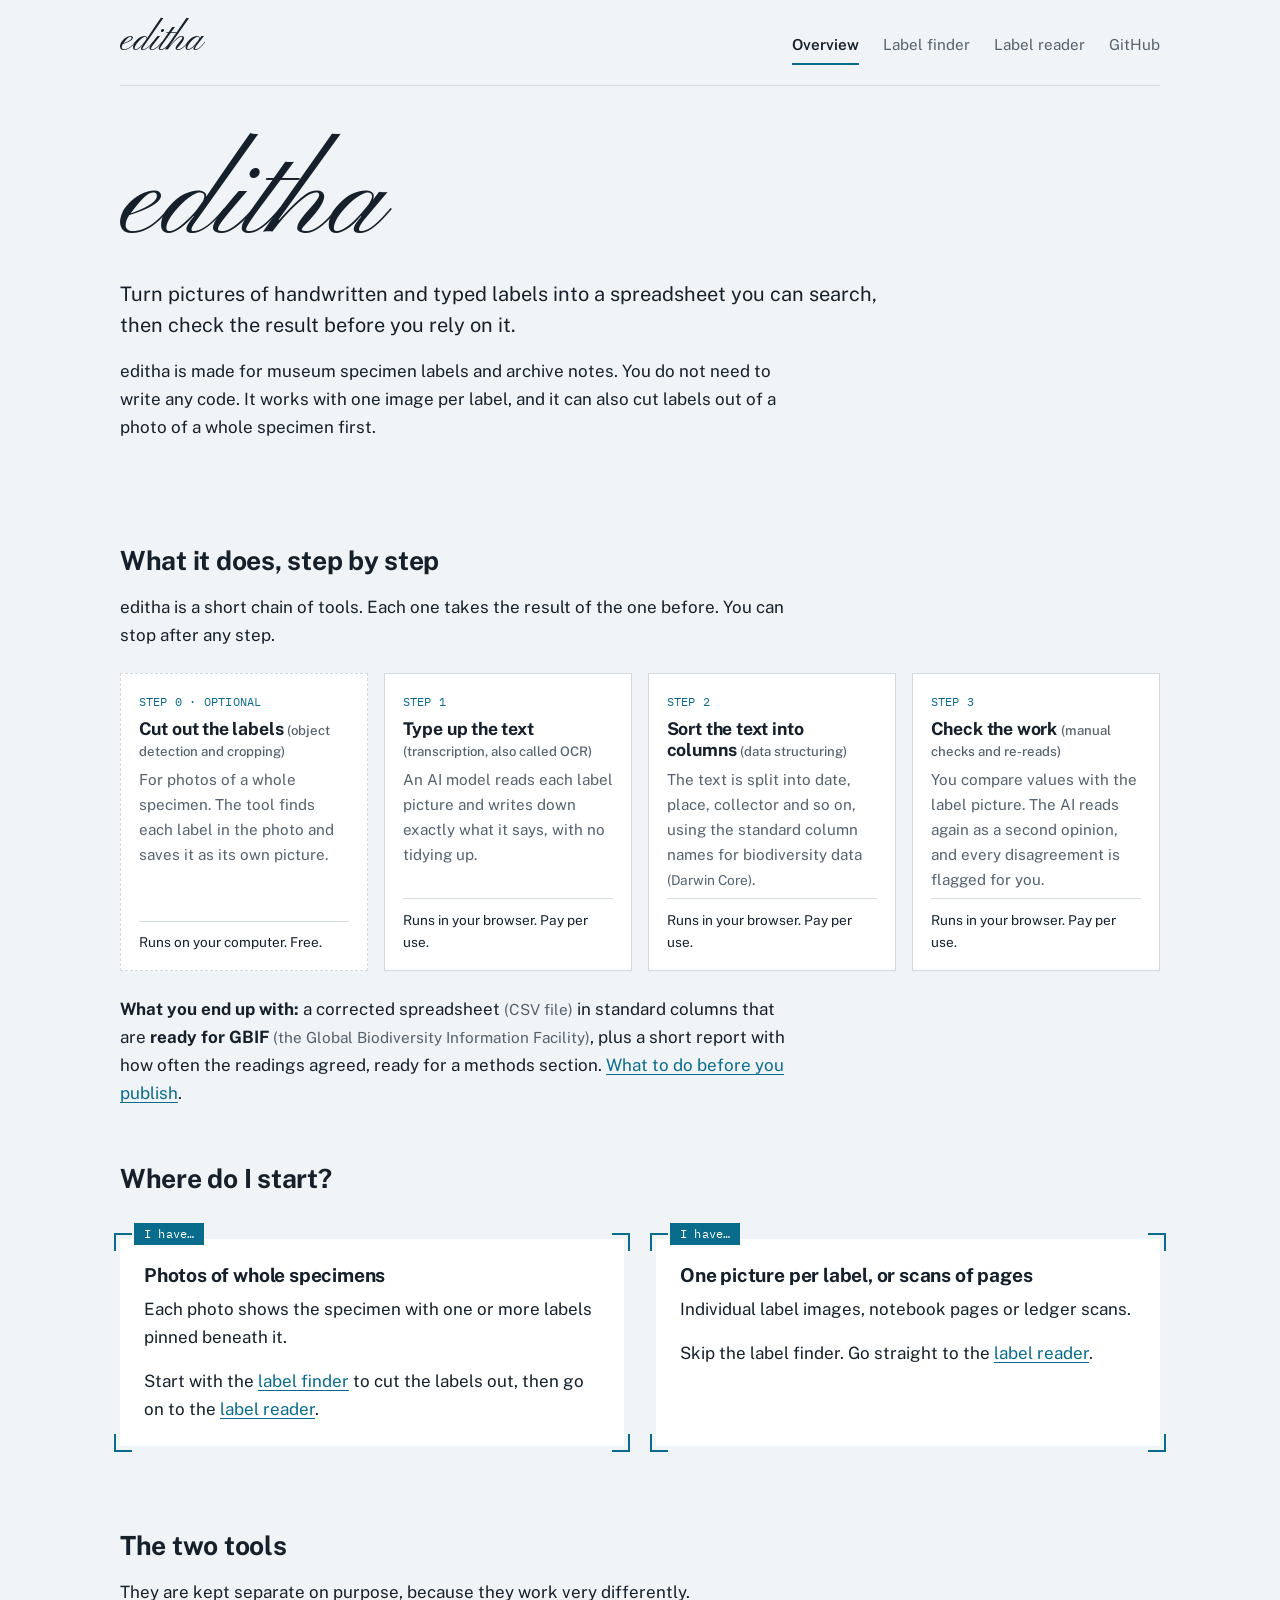
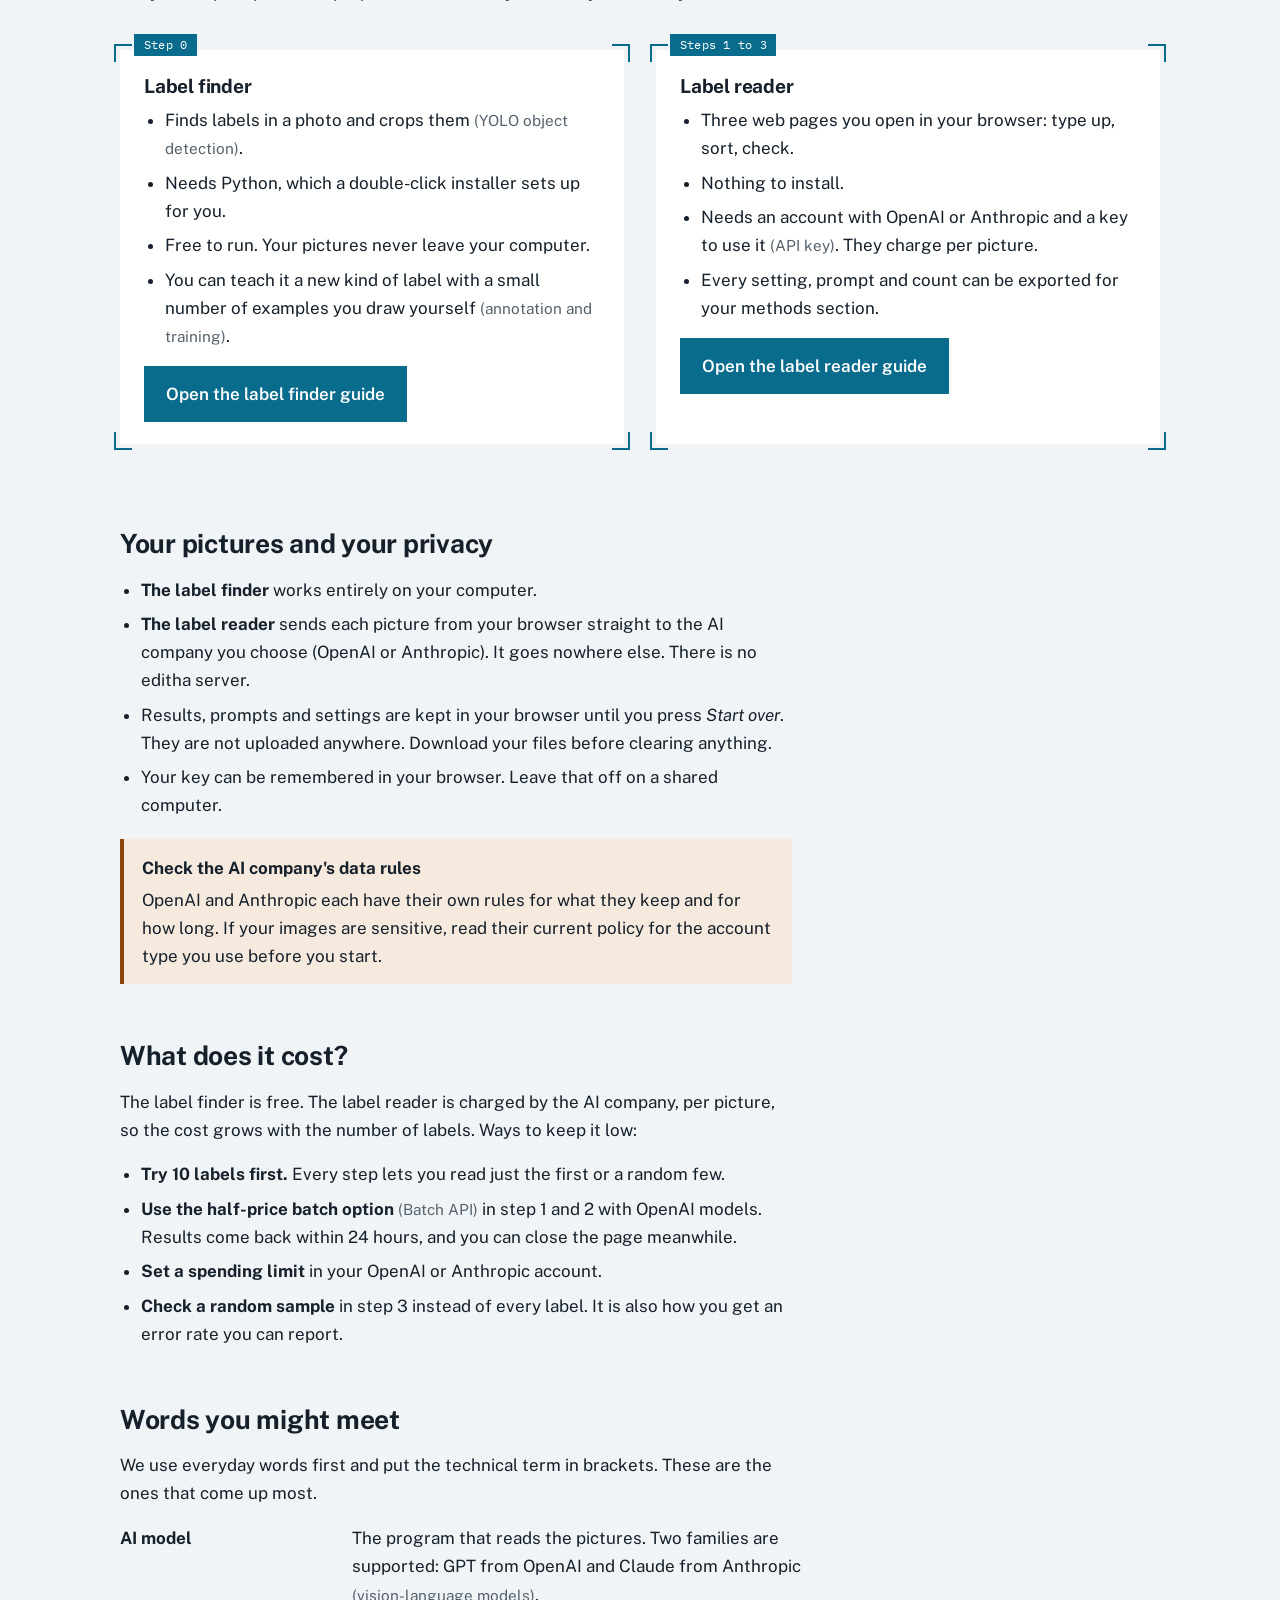
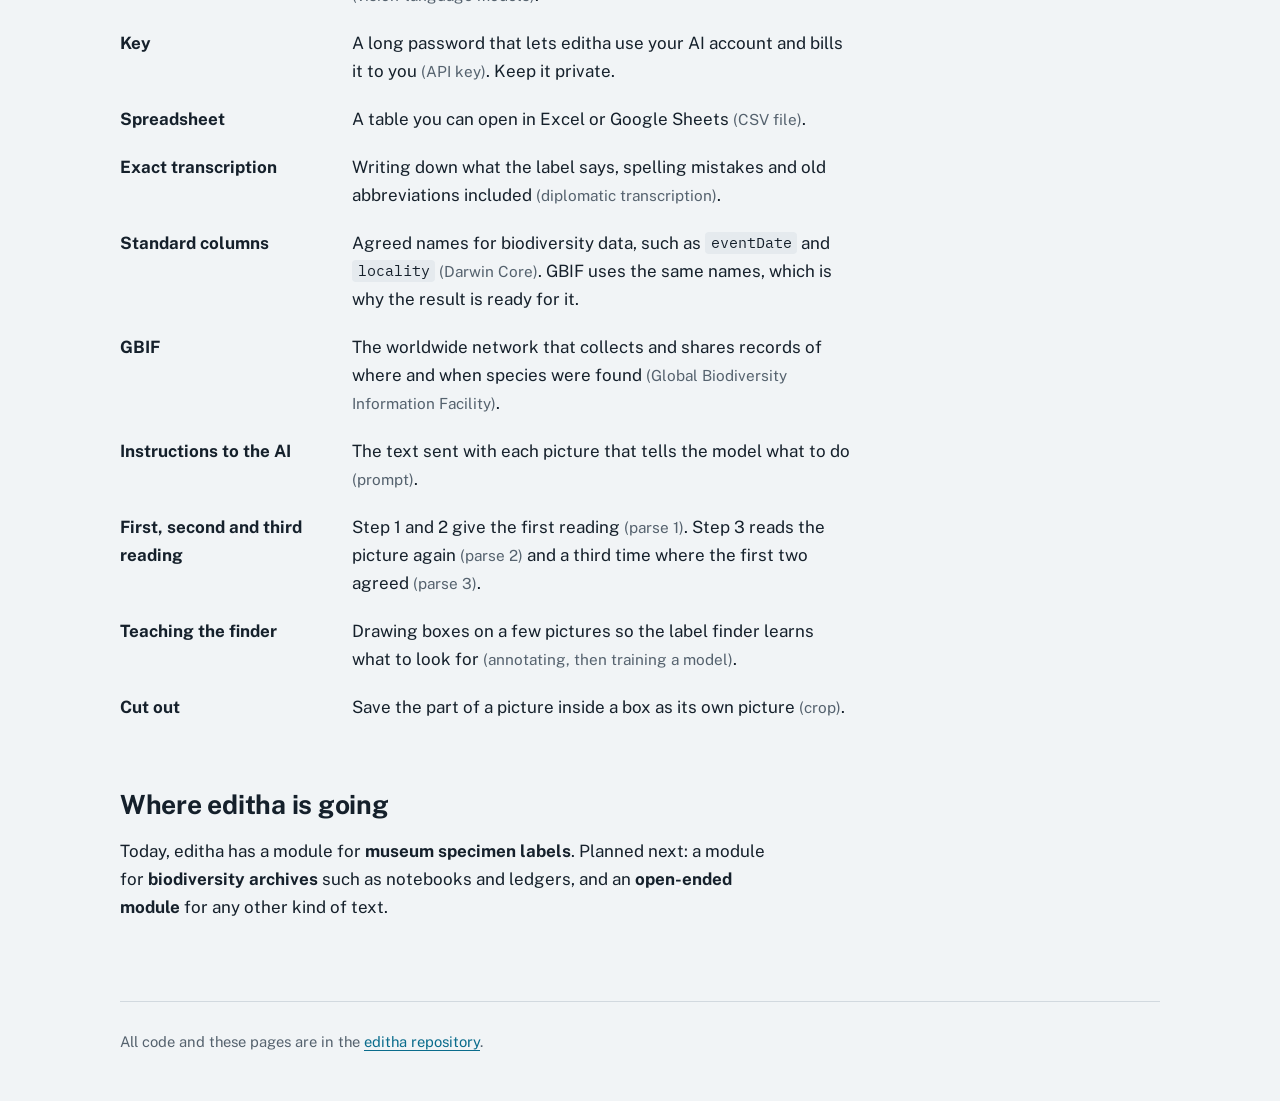
<file: docs/index.html>
<!doctype html>
<html lang="en">
<head>
<meta charset="utf-8">
<meta name="viewport" content="width=device-width, initial-scale=1, viewport-fit=cover">
<meta name="claude:viewport-fit-sides" content="cover">
<title>editha guides</title>
<link rel="preconnect" href="https://fonts.googleapis.com">
<link rel="preconnect" href="https://fonts.gstatic.com" crossorigin>
<link href="https://fonts.googleapis.com/css2?family=IBM+Plex+Mono:wght@500&family=Pinyon+Script&family=Public+Sans:wght@400;500;600;700&display=swap" rel="stylesheet">
<link rel="stylesheet" href="style.css">
</head>
<body>
<div class="wrap">

<header class="site-head">
  <a class="wordmark" href="index.html">editha</a>
  <nav class="site-nav" aria-label="Main">
    <a href="index.html" aria-current="page">Overview</a>
    <a href="label-finder.html">Label finder</a>
    <a href="label-reader.html">Label reader</a>
    <a href="https://github.com/montejo-kovacevich-lab/editha" target="_blank" rel="noopener noreferrer">GitHub</a>
  </nav>
</header>

<main>
<section class="hero">
  <h1 class="script">editha</h1>
  <p class="lede">Turn pictures of handwritten and typed labels into a spreadsheet you can search, then check the result before you rely on it.</p>
  <p class="prose">editha is made for museum specimen labels and archive notes. You do not need to write any code. It works with one image per label, and it can also cut labels out of a photo of a whole specimen first.</p>
</section>

<section aria-labelledby="what">
  <h2 id="what">What it does, step by step</h2>
  <p class="prose">editha is a short chain of tools. Each one takes the result of the one before. You can stop after any step.</p>
  <ol class="flow">
    <li class="optional">
      <span class="k">STEP 0 · OPTIONAL</span>
      <h3>Cut out the labels <span class="j">(object detection and cropping)</span></h3>
      <p>For photos of a whole specimen. The tool finds each label in the photo and saves it as its own picture.</p>
      <span class="where">Runs on your computer. Free.</span>
    </li>
    <li>
      <span class="k">STEP 1</span>
      <h3>Type up the text <span class="j">(transcription, also called OCR)</span></h3>
      <p>An AI model reads each label picture and writes down exactly what it says, with no tidying up.</p>
      <span class="where">Runs in your browser. Pay per use.</span>
    </li>
    <li>
      <span class="k">STEP 2</span>
      <h3>Sort the text into columns <span class="j">(data structuring)</span></h3>
      <p>The text is split into date, place, collector and so on, using the standard column names for biodiversity data <span class="j">(Darwin Core)</span>.</p>
      <span class="where">Runs in your browser. Pay per use.</span>
    </li>
    <li>
      <span class="k">STEP 3</span>
      <h3>Check the work <span class="j">(manual checks and re-reads)</span></h3>
      <p>You compare values with the label picture. The AI reads again as a second opinion, and every disagreement is flagged for you.</p>
      <span class="where">Runs in your browser. Pay per use.</span>
    </li>
  </ol>
  <p class="prose"><strong>What you end up with:</strong> a corrected spreadsheet <span class="j">(CSV file)</span> in standard columns that are <strong>ready for GBIF</strong> <span class="j">(the Global Biodiversity Information Facility)</span>, plus a short report with how often the readings agreed, ready for a methods section. <a href="label-reader.html#gbif">What to do before you publish</a>.</p>
</section>

<section aria-labelledby="start">
  <h2 id="start">Where do I start?</h2>
  <div class="two">
    <div class="dbox"><span class="tag">I have…</span>
      <h3>Photos of whole specimens</h3>
      <p>Each photo shows the specimen with one or more labels pinned beneath it.</p>
      <p>Start with the <a href="label-finder.html">label finder</a> to cut the labels out, then go on to the <a href="label-reader.html">label reader</a>.</p>
    </div>
    <div class="dbox"><span class="tag">I have…</span>
      <h3>One picture per label, or scans of pages</h3>
      <p>Individual label images, notebook pages or ledger scans.</p>
      <p>Skip the label finder. Go straight to the <a href="label-reader.html">label reader</a>.</p>
    </div>
  </div>
</section>

<section aria-labelledby="tools">
  <h2 id="tools">The two tools</h2>
  <p class="prose">They are kept separate on purpose, because they work very differently.</p>
  <div class="two">
    <div class="dbox"><span class="tag">Step 0</span>
      <h3>Label finder</h3>
      <ul>
        <li>Finds labels in a photo and crops them <span class="j">(YOLO object detection)</span>.</li>
        <li>Needs Python, which a double-click installer sets up for you.</li>
        <li>Free to run. Your pictures never leave your computer.</li>
        <li>You can teach it a new kind of label with a small number of examples you draw yourself <span class="j">(annotation and training)</span>.</li>
      </ul>
      <p><a class="btn" href="label-finder.html">Open the label finder guide</a></p>
    </div>
    <div class="dbox"><span class="tag">Steps 1 to 3</span>
      <h3>Label reader</h3>
      <ul>
        <li>Three web pages you open in your browser: type up, sort, check.</li>
        <li>Nothing to install.</li>
        <li>Needs an account with OpenAI or Anthropic and a key to use it <span class="j">(API key)</span>. They charge per picture.</li>
        <li>Every setting, prompt and count can be exported for your methods section.</li>
      </ul>
      <p><a class="btn" href="label-reader.html">Open the label reader guide</a></p>
    </div>
  </div>
</section>

<section aria-labelledby="privacy">
  <h2 id="privacy">Your pictures and your privacy</h2>
  <ul class="prose">
    <li><strong>The label finder</strong> works entirely on your computer.</li>
    <li><strong>The label reader</strong> sends each picture from your browser straight to the AI company you choose (OpenAI or Anthropic). It goes nowhere else. There is no editha server.</li>
    <li>Results, prompts and settings are kept in your browser until you press <em>Start over</em>. They are not uploaded anywhere. Download your files before clearing anything.</li>
    <li>Your key can be remembered in your browser. Leave that off on a shared computer.</li>
  </ul>
  <div class="callout warn prose">
    <strong class="t">Check the AI company's data rules</strong>
    <p>OpenAI and Anthropic each have their own rules for what they keep and for how long. If your images are sensitive, read their current policy for the account type you use before you start.</p>
  </div>
</section>

<section aria-labelledby="cost">
  <h2 id="cost">What does it cost?</h2>
  <p class="prose">The label finder is free. The label reader is charged by the AI company, per picture, so the cost grows with the number of labels. Ways to keep it low:</p>
  <ul class="prose">
    <li><strong>Try 10 labels first.</strong> Every step lets you read just the first or a random few.</li>
    <li><strong>Use the half-price batch option</strong> <span class="j">(Batch API)</span> in step 1 and 2 with OpenAI models. Results come back within 24 hours, and you can close the page meanwhile.</li>
    <li><strong>Set a spending limit</strong> in your OpenAI or Anthropic account.</li>
    <li><strong>Check a random sample</strong> in step 3 instead of every label. It is also how you get an error rate you can report.</li>
  </ul>
</section>

<section aria-labelledby="gloss">
  <h2 id="gloss">Words you might meet</h2>
  <p class="prose">We use everyday words first and put the technical term in brackets. These are the ones that come up most.</p>
  <dl class="gloss">
    <dt>AI model</dt><dd>The program that reads the pictures. Two families are supported: GPT from OpenAI and Claude from Anthropic <span class="j">(vision-language models)</span>.</dd>
    <dt>Key</dt><dd>A long password that lets editha use your AI account and bills it to you <span class="j">(API key)</span>. Keep it private.</dd>
    <dt>Spreadsheet</dt><dd>A table you can open in Excel or Google Sheets <span class="j">(CSV file)</span>.</dd>
    <dt>Exact transcription</dt><dd>Writing down what the label says, spelling mistakes and old abbreviations included <span class="j">(diplomatic transcription)</span>.</dd>
    <dt>Standard columns</dt><dd>Agreed names for biodiversity data, such as <span class="f">eventDate</span> and <span class="f">locality</span> <span class="j">(Darwin Core)</span>. GBIF uses the same names, which is why the result is ready for it.</dd>
    <dt>GBIF</dt><dd>The worldwide network that collects and shares records of where and when species were found <span class="j">(Global Biodiversity Information Facility)</span>.</dd>
    <dt>Instructions to the AI</dt><dd>The text sent with each picture that tells the model what to do <span class="j">(prompt)</span>.</dd>
    <dt>First, second and third reading</dt><dd>Step 1 and 2 give the first reading <span class="j">(parse 1)</span>. Step 3 reads the picture again <span class="j">(parse 2)</span> and a third time where the first two agreed <span class="j">(parse 3)</span>.</dd>
    <dt>Teaching the finder</dt><dd>Drawing boxes on a few pictures so the label finder learns what to look for <span class="j">(annotating, then training a model)</span>.</dd>
    <dt>Cut out</dt><dd>Save the part of a picture inside a box as its own picture <span class="j">(crop)</span>.</dd>
  </dl>
</section>

<section aria-labelledby="next">
  <h2 id="next">Where editha is going</h2>
  <p class="prose">Today, editha has a module for <strong>museum specimen labels</strong>. Planned next: a module for <strong>biodiversity archives</strong> such as notebooks and ledgers, and an <strong>open-ended module</strong> for any other kind of text.</p>
</section>
</main>

<footer class="site-foot">
  <p>All code and these pages are in the <a href="https://github.com/montejo-kovacevich-lab/editha" target="_blank" rel="noopener noreferrer">editha repository</a>.</p>
</footer>

</div>
</body>
</html>
</file>
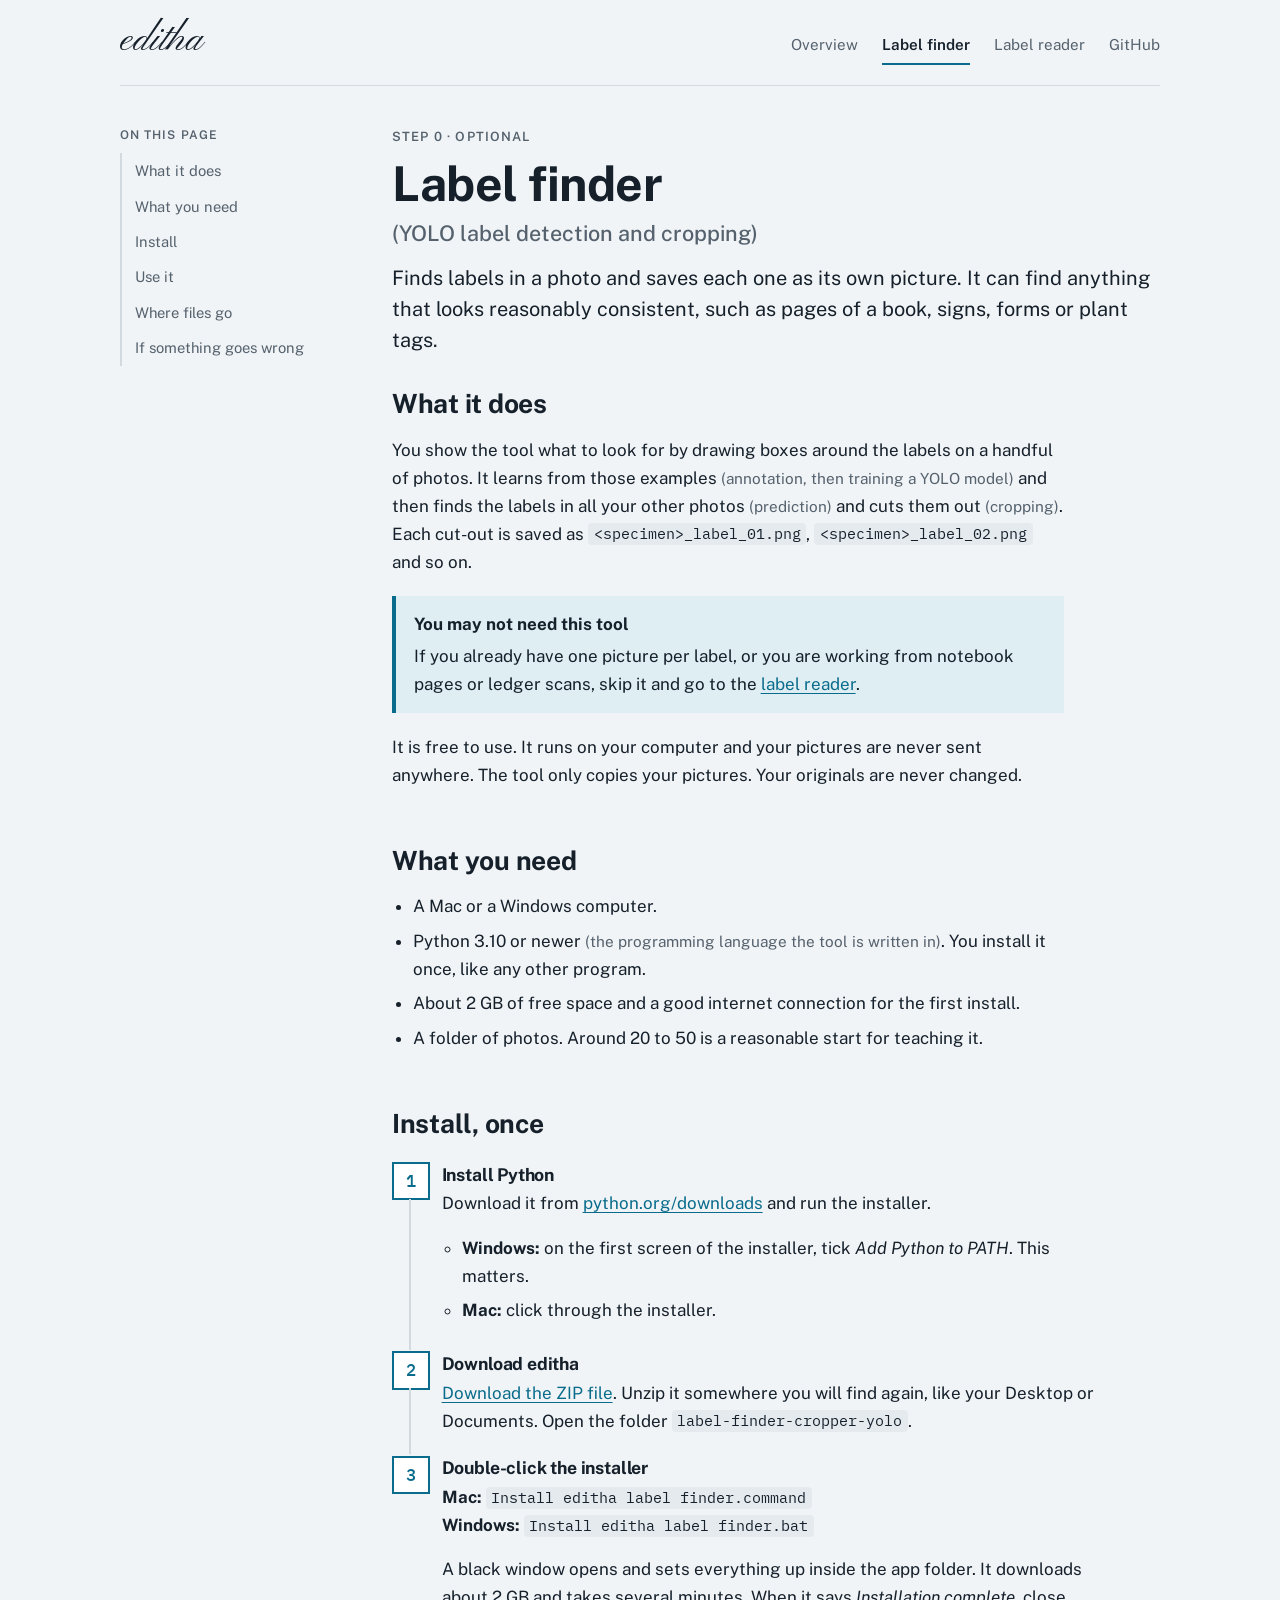
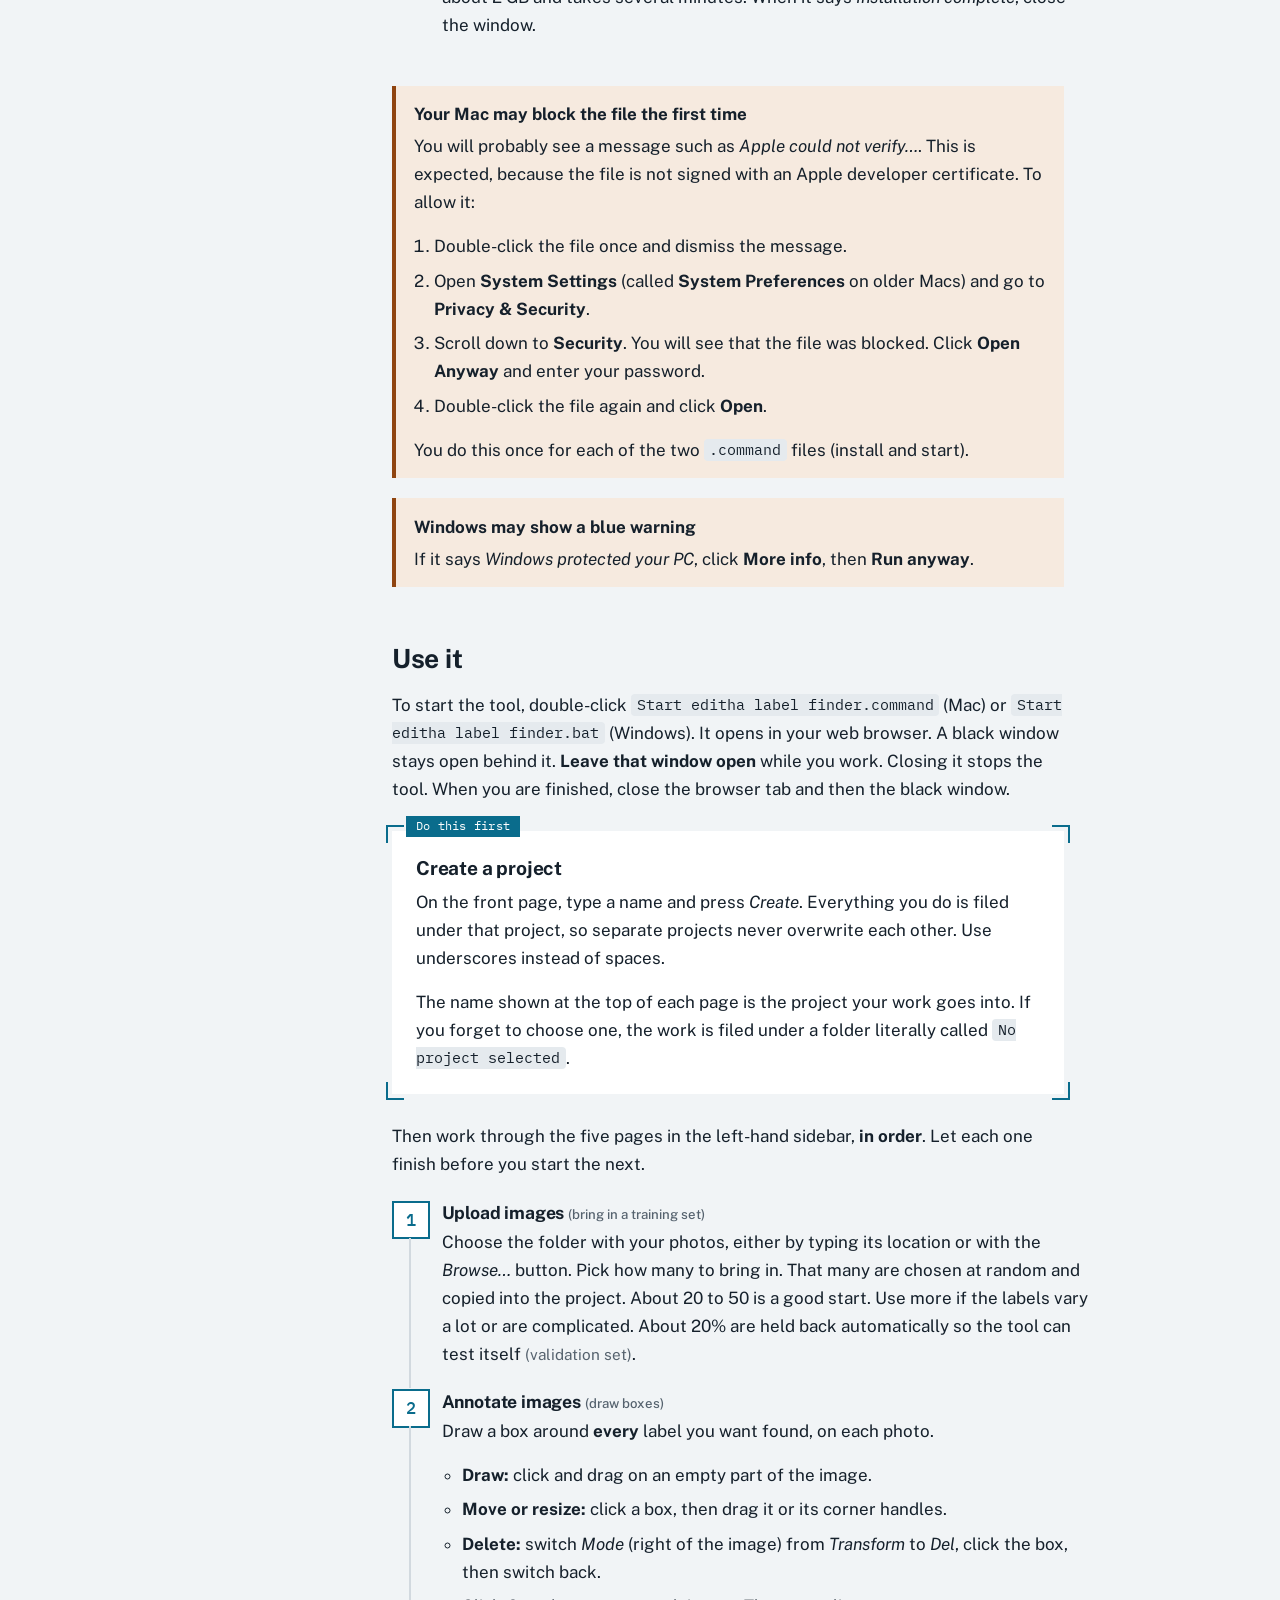
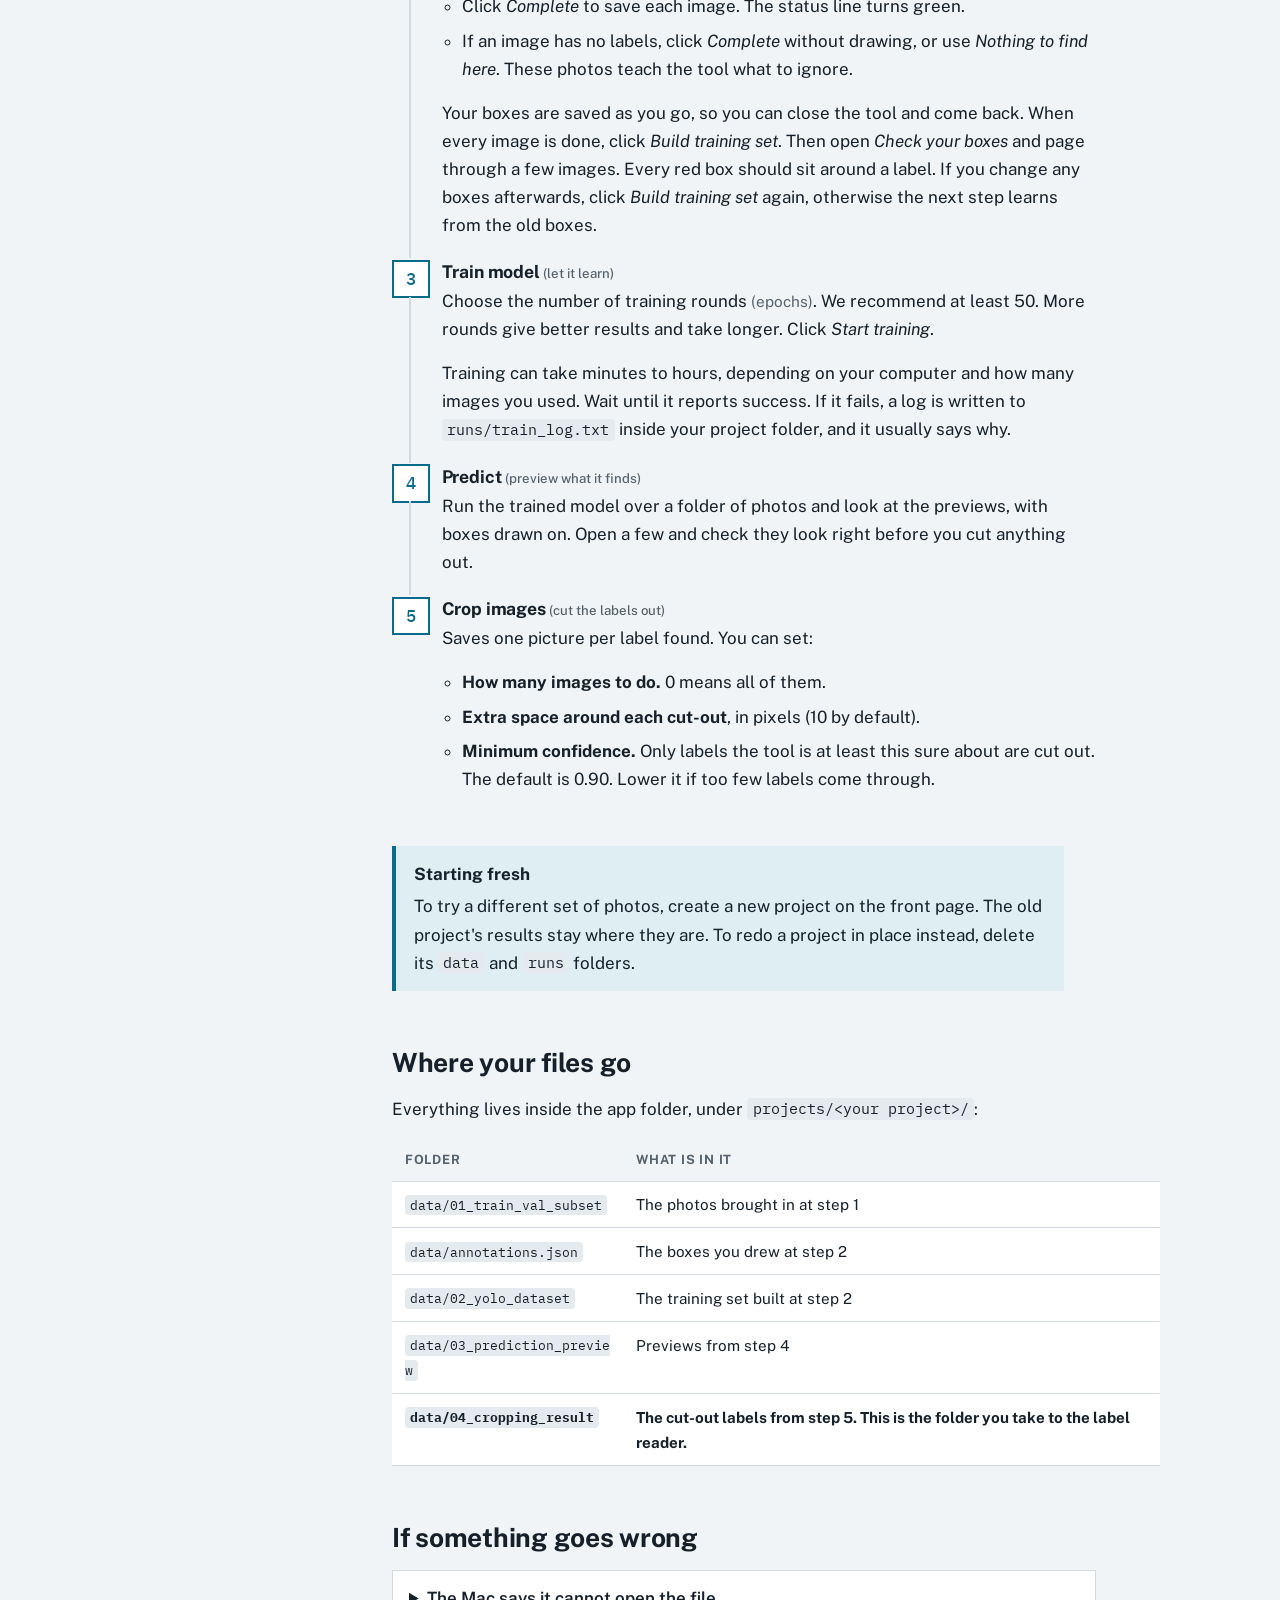
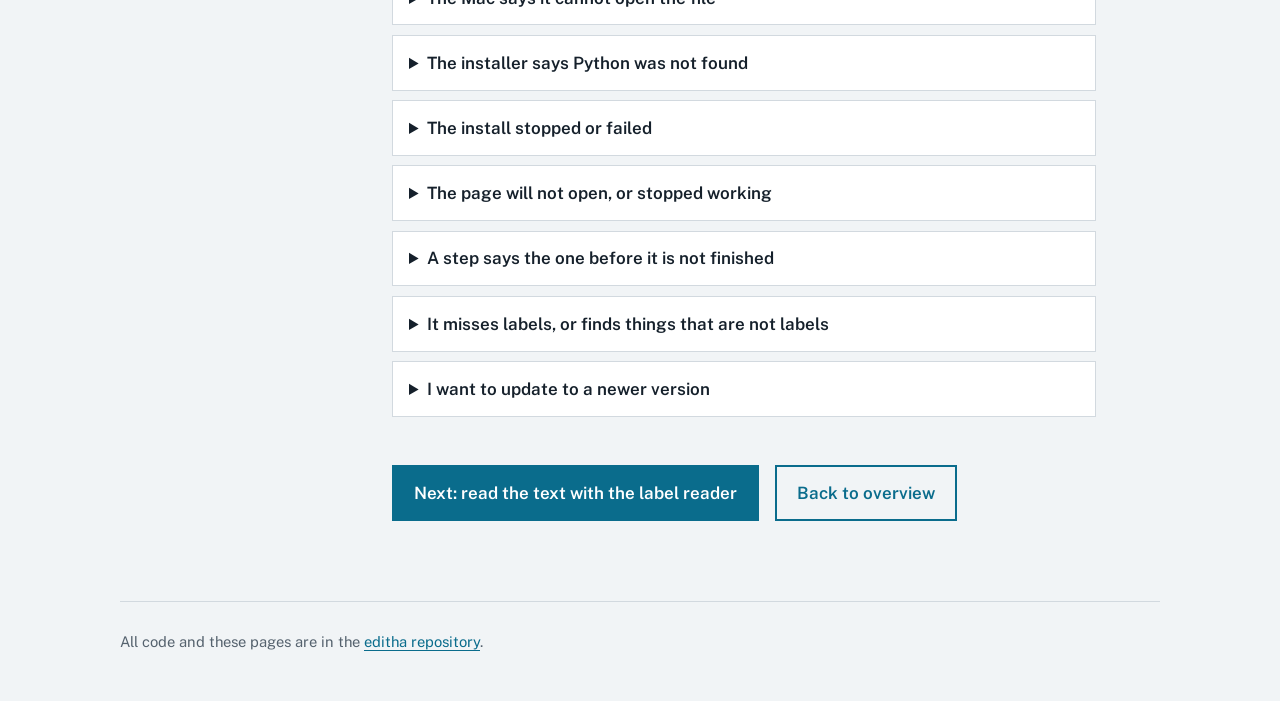
<file: docs/label-finder.html>
<!doctype html>
<html lang="en">
<head>
<meta charset="utf-8">
<meta name="viewport" content="width=device-width, initial-scale=1, viewport-fit=cover">
<meta name="claude:viewport-fit-sides" content="cover">
<title>editha label finder guide</title>
<link rel="preconnect" href="https://fonts.googleapis.com">
<link rel="preconnect" href="https://fonts.gstatic.com" crossorigin>
<link href="https://fonts.googleapis.com/css2?family=IBM+Plex+Mono:wght@500&family=Pinyon+Script&family=Public+Sans:wght@400;500;600;700&display=swap" rel="stylesheet">
<link rel="stylesheet" href="style.css">
</head>
<body>
<div class="wrap">

<header class="site-head">
  <a class="wordmark" href="index.html">editha</a>
  <nav class="site-nav" aria-label="Main">
    <a href="index.html">Overview</a>
    <a href="label-finder.html" aria-current="page">Label finder</a>
    <a href="label-reader.html">Label reader</a>
    <a href="https://github.com/montejo-kovacevich-lab/editha" target="_blank" rel="noopener noreferrer">GitHub</a>
  </nav>
</header>

<div class="guide">
<aside class="toc" aria-label="On this page">
  <p>On this page</p>
  <ol>
    <li><a href="#what">What it does</a></li>
    <li><a href="#need">What you need</a></li>
    <li><a href="#install">Install</a></li>
    <li><a href="#use">Use it</a></li>
    <li><a href="#files">Where files go</a></li>
    <li><a href="#help">If something goes wrong</a></li>
  </ol>
</aside>

<main class="guide-body">
<p class="eyebrow">Step 0 · optional</p>
<h1>Label finder <span class="j">(YOLO label detection and cropping)</span></h1>
<p class="lede">Finds labels in a photo and saves each one as its own picture. It can find anything that looks reasonably consistent, such as pages of a book, signs, forms or plant tags.</p>

<h2 id="what">What it does</h2>
<p class="prose">You show the tool what to look for by drawing boxes around the labels on a handful of photos. It learns from those examples <span class="j">(annotation, then training a YOLO model)</span> and then finds the labels in all your other photos <span class="j">(prediction)</span> and cuts them out <span class="j">(cropping)</span>. Each cut-out is saved as <span class="f">&lt;specimen&gt;_label_01.png</span>, <span class="f">&lt;specimen&gt;_label_02.png</span> and so on.</p>
<div class="callout prose">
  <strong class="t">You may not need this tool</strong>
  <p>If you already have one picture per label, or you are working from notebook pages or ledger scans, skip it and go to the <a href="label-reader.html">label reader</a>.</p>
</div>
<p class="prose">It is free to use. It runs on your computer and your pictures are never sent anywhere. The tool only copies your pictures. Your originals are never changed.</p>

<h2 id="need">What you need</h2>
<ul class="prose">
  <li>A Mac or a Windows computer.</li>
  <li>Python 3.10 or newer <span class="j">(the programming language the tool is written in)</span>. You install it once, like any other program.</li>
  <li>About 2 GB of free space and a good internet connection for the first install.</li>
  <li>A folder of photos. Around 20 to 50 is a reasonable start for teaching it.</li>
</ul>

<h2 id="install">Install, once</h2>
<ol class="steps">
  <li>
    <h3>Install Python</h3>
    <p>Download it from <a href="https://www.python.org/downloads/" target="_blank" rel="noopener noreferrer">python.org/downloads</a> and run the installer.</p>
    <ul>
      <li><strong>Windows:</strong> on the first screen of the installer, tick <em>Add Python to PATH</em>. This matters.</li>
      <li><strong>Mac:</strong> click through the installer.</li>
    </ul>
  </li>
  <li>
    <h3>Download editha</h3>
    <p><a href="https://github.com/montejo-kovacevich-lab/editha/archive/refs/heads/main.zip">Download the ZIP file</a>. Unzip it somewhere you will find again, like your Desktop or Documents. Open the folder <span class="f">label-finder-cropper-yolo</span>.</p>
  </li>
  <li>
    <h3>Double-click the installer</h3>
    <p><strong>Mac:</strong> <span class="f">Install editha label finder.command</span><br><strong>Windows:</strong> <span class="f">Install editha label finder.bat</span></p>
    <p>A black window opens and sets everything up inside the app folder. It downloads about 2 GB and takes several minutes. When it says <em>Installation complete</em>, close the window.</p>
  </li>
</ol>

<div class="callout warn">
  <strong class="t">Your Mac may block the file the first time</strong>
  <p>You will probably see a message such as <em>Apple could not verify…</em>. This is expected, because the file is not signed with an Apple developer certificate. To allow it:</p>
  <ol>
    <li>Double-click the file once and dismiss the message.</li>
    <li>Open <strong>System Settings</strong> (called <strong>System Preferences</strong> on older Macs) and go to <strong>Privacy &amp; Security</strong>.</li>
    <li>Scroll down to <strong>Security</strong>. You will see that the file was blocked. Click <strong>Open Anyway</strong> and enter your password.</li>
    <li>Double-click the file again and click <strong>Open</strong>.</li>
  </ol>
  <p>You do this once for each of the two <span class="f">.command</span> files (install and start).</p>
</div>
<div class="callout warn">
  <strong class="t">Windows may show a blue warning</strong>
  <p>If it says <em>Windows protected your PC</em>, click <strong>More info</strong>, then <strong>Run anyway</strong>.</p>
</div>

<h2 id="use">Use it</h2>
<p class="prose">To start the tool, double-click <span class="f">Start editha label finder.command</span> (Mac) or <span class="f">Start editha label finder.bat</span> (Windows). It opens in your web browser. A black window stays open behind it. <strong>Leave that window open</strong> while you work. Closing it stops the tool. When you are finished, close the browser tab and then the black window.</p>

<div class="dbox prose"><span class="tag">Do this first</span>
  <h3>Create a project</h3>
  <p>On the front page, type a name and press <em>Create</em>. Everything you do is filed under that project, so separate projects never overwrite each other. Use underscores instead of spaces.</p>
  <p>The name shown at the top of each page is the project your work goes into. If you forget to choose one, the work is filed under a folder literally called <span class="f">No project selected</span>.</p>
</div>

<p class="prose">Then work through the five pages in the left-hand sidebar, <strong>in order</strong>. Let each one finish before you start the next.</p>

<ol class="steps">
  <li>
    <h3>Upload images <span class="j">(bring in a training set)</span></h3>
    <p>Choose the folder with your photos, either by typing its location or with the <em>Browse…</em> button. Pick how many to bring in. That many are chosen at random and copied into the project. About 20 to 50 is a good start. Use more if the labels vary a lot or are complicated. About 20% are held back automatically so the tool can test itself <span class="j">(validation set)</span>.</p>
  </li>
  <li>
    <h3>Annotate images <span class="j">(draw boxes)</span></h3>
    <p>Draw a box around <strong>every</strong> label you want found, on each photo.</p>
    <ul>
      <li><strong>Draw:</strong> click and drag on an empty part of the image.</li>
      <li><strong>Move or resize:</strong> click a box, then drag it or its corner handles.</li>
      <li><strong>Delete:</strong> switch <em>Mode</em> (right of the image) from <em>Transform</em> to <em>Del</em>, click the box, then switch back.</li>
      <li>Click <em>Complete</em> to save each image. The status line turns green.</li>
      <li>If an image has no labels, click <em>Complete</em> without drawing, or use <em>Nothing to find here</em>. These photos teach the tool what to ignore.</li>
    </ul>
    <p>Your boxes are saved as you go, so you can close the tool and come back. When every image is done, click <em>Build training set</em>. Then open <em>Check your boxes</em> and page through a few images. Every red box should sit around a label. If you change any boxes afterwards, click <em>Build training set</em> again, otherwise the next step learns from the old boxes.</p>
  </li>
  <li>
    <h3>Train model <span class="j">(let it learn)</span></h3>
    <p>Choose the number of training rounds <span class="j">(epochs)</span>. We recommend at least 50. More rounds give better results and take longer. Click <em>Start training</em>.</p>
    <p>Training can take minutes to hours, depending on your computer and how many images you used. Wait until it reports success. If it fails, a log is written to <span class="f">runs/train_log.txt</span> inside your project folder, and it usually says why.</p>
  </li>
  <li>
    <h3>Predict <span class="j">(preview what it finds)</span></h3>
    <p>Run the trained model over a folder of photos and look at the previews, with boxes drawn on. Open a few and check they look right before you cut anything out.</p>
  </li>
  <li>
    <h3>Crop images <span class="j">(cut the labels out)</span></h3>
    <p>Saves one picture per label found. You can set:</p>
    <ul>
      <li><strong>How many images to do.</strong> 0 means all of them.</li>
      <li><strong>Extra space around each cut-out</strong>, in pixels (10 by default).</li>
      <li><strong>Minimum confidence.</strong> Only labels the tool is at least this sure about are cut out. The default is 0.90. Lower it if too few labels come through.</li>
    </ul>
  </li>
</ol>

<div class="callout prose">
  <strong class="t">Starting fresh</strong>
  <p>To try a different set of photos, create a new project on the front page. The old project's results stay where they are. To redo a project in place instead, delete its <span class="f">data</span> and <span class="f">runs</span> folders.</p>
</div>

<h2 id="files">Where your files go</h2>
<p class="prose">Everything lives inside the app folder, under <span class="f">projects/&lt;your project&gt;/</span>:</p>
<div class="tablewrap">
<table>
  <thead><tr><th>Folder</th><th>What is in it</th></tr></thead>
  <tbody>
    <tr><td><span class="f">data/01_train_val_subset</span></td><td>The photos brought in at step 1</td></tr>
    <tr><td><span class="f">data/annotations.json</span></td><td>The boxes you drew at step 2</td></tr>
    <tr><td><span class="f">data/02_yolo_dataset</span></td><td>The training set built at step 2</td></tr>
    <tr><td><span class="f">data/03_prediction_preview</span></td><td>Previews from step 4</td></tr>
    <tr><td><strong><span class="f">data/04_cropping_result</span></strong></td><td><strong>The cut-out labels from step 5. This is the folder you take to the label reader.</strong></td></tr>
  </tbody>
</table>
</div>

<h2 id="help">If something goes wrong</h2>
<details>
  <summary>The Mac says it cannot open the file</summary>
  <p>Follow the <em>Open Anyway</em> steps under Install above. If it says <em>permission denied</em> instead, open Terminal, type <span class="f">chmod +x</span> followed by a space, drag the file onto the Terminal window and press Enter.</p>
</details>
<details>
  <summary>The installer says Python was not found</summary>
  <p>Install Python from <a href="https://www.python.org/downloads/" target="_blank" rel="noopener noreferrer">python.org/downloads</a>, then double-click the installer again. On Windows, make sure you ticked <em>Add Python to PATH</em>. If you did not, run the Python installer again and choose <em>Modify</em>.</p>
</details>
<details>
  <summary>The install stopped or failed</summary>
  <p>Check your internet connection and double-click the installer again. It carries on where it left off.</p>
</details>
<details>
  <summary>The page will not open, or stopped working</summary>
  <p>Make sure the black window is still open. Closing it stops the tool. Close the tab, close the black window, and start again with the Start file.</p>
</details>
<details>
  <summary>A step says the one before it is not finished</summary>
  <p>Go back one page and finish it. Training needs a built training set, and predicting or cropping needs a trained model.</p>
</details>
<details>
  <summary>It misses labels, or finds things that are not labels</summary>
  <p>Add more example photos at step 1, especially ones where it went wrong. Draw boxes on them, build the training set again and train again. For missed labels you can also lower the minimum confidence when cropping.</p>
</details>
<details>
  <summary>I want to update to a newer version</summary>
  <p>Download the ZIP again and copy your <span class="f">projects</span> folder into the new app folder. Your work is stored in <span class="f">projects</span>.</p>
</details>

<div class="next">
  <a class="btn" href="label-reader.html">Next: read the text with the label reader</a>
  <a class="btn ghost" href="index.html">Back to overview</a>
</div>
</main>
</div>

<footer class="site-foot">
  <p>All code and these pages are in the <a href="https://github.com/montejo-kovacevich-lab/editha" target="_blank" rel="noopener noreferrer">editha repository</a>.</p>
</footer>

</div>
</body>
</html>
</file>
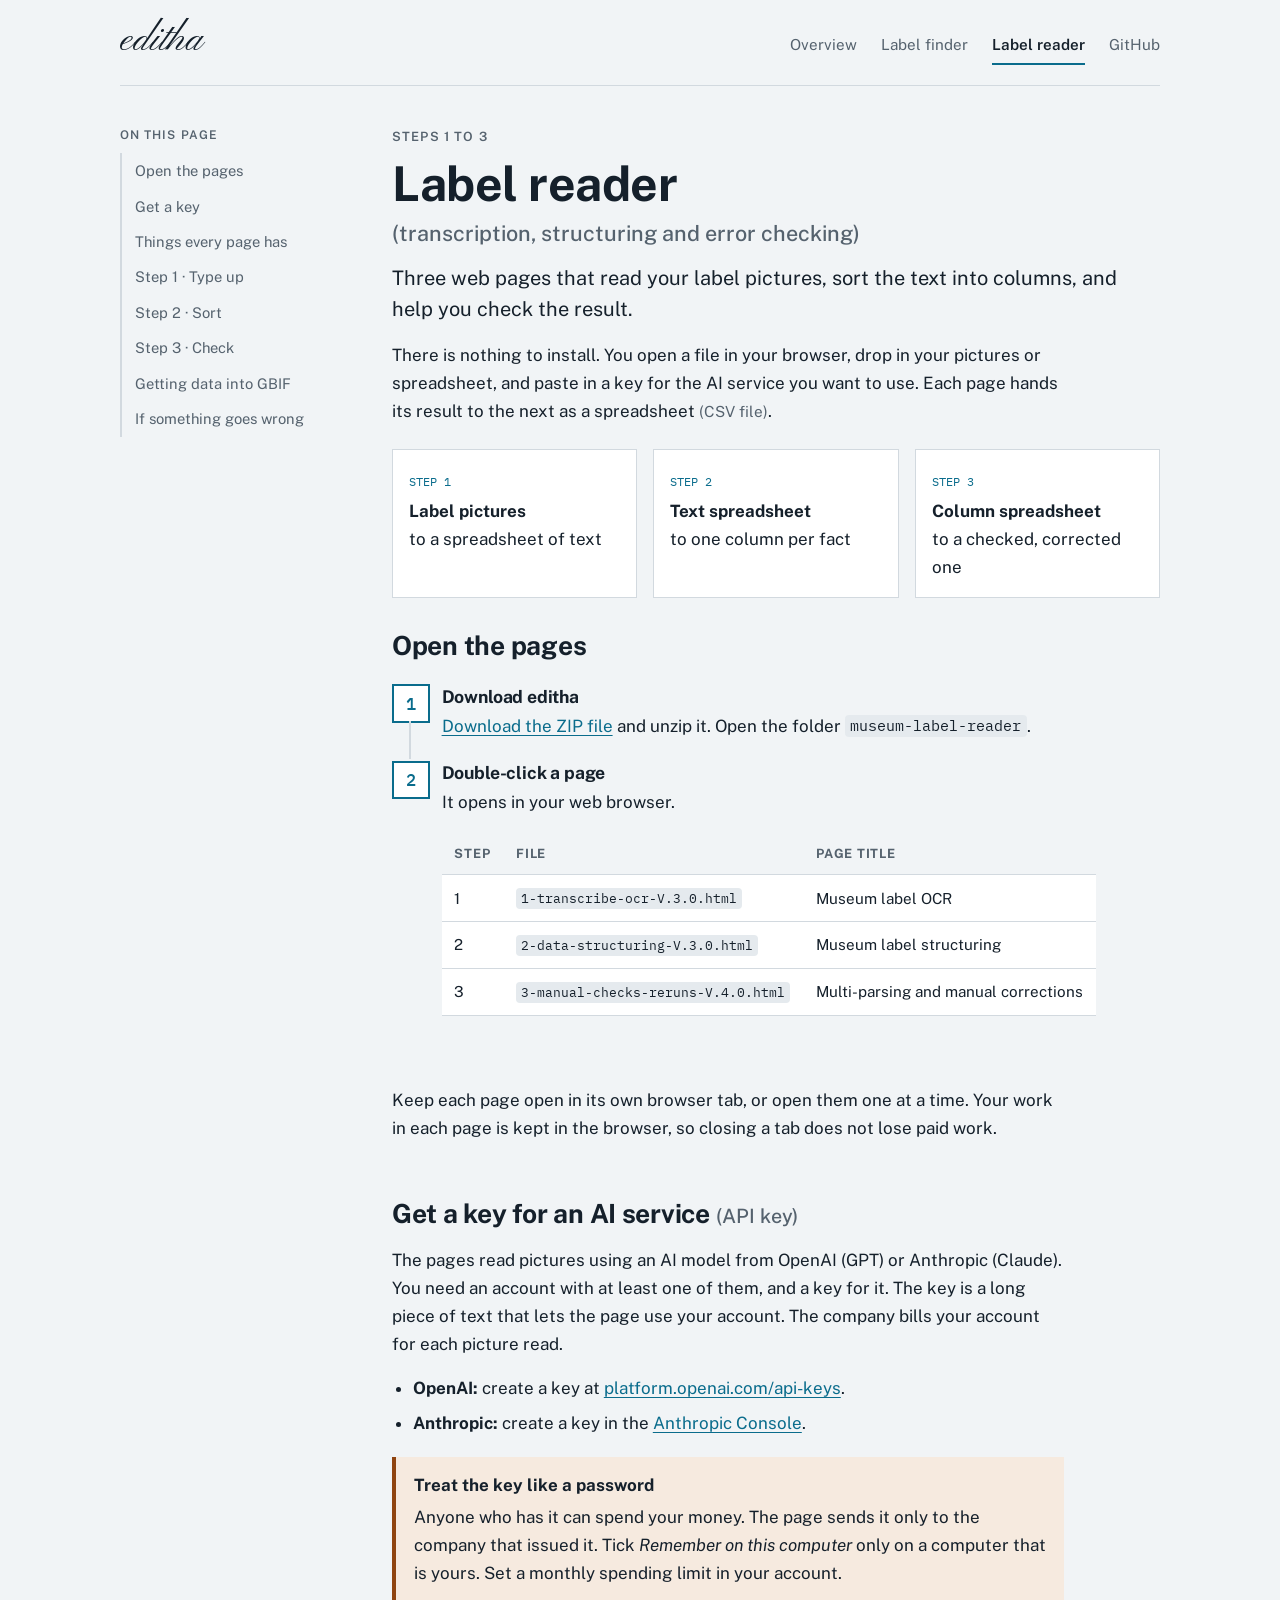
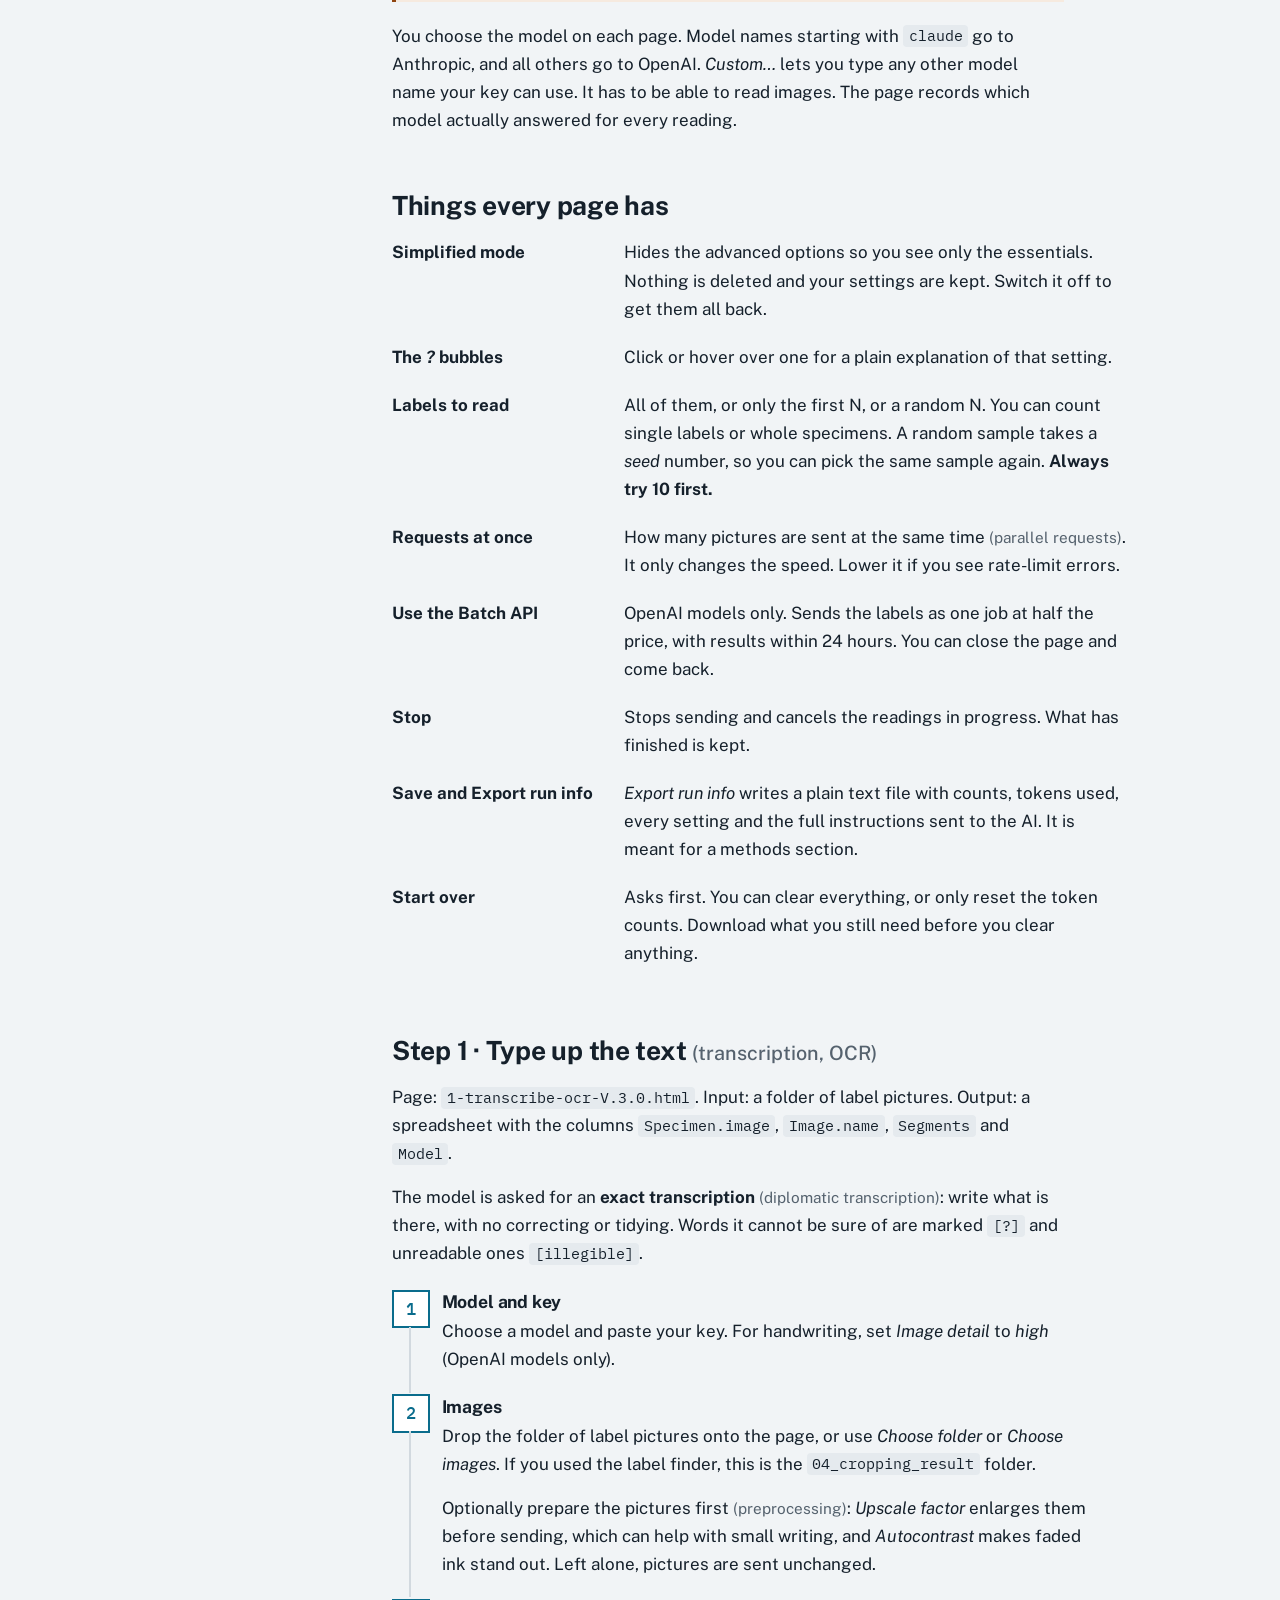
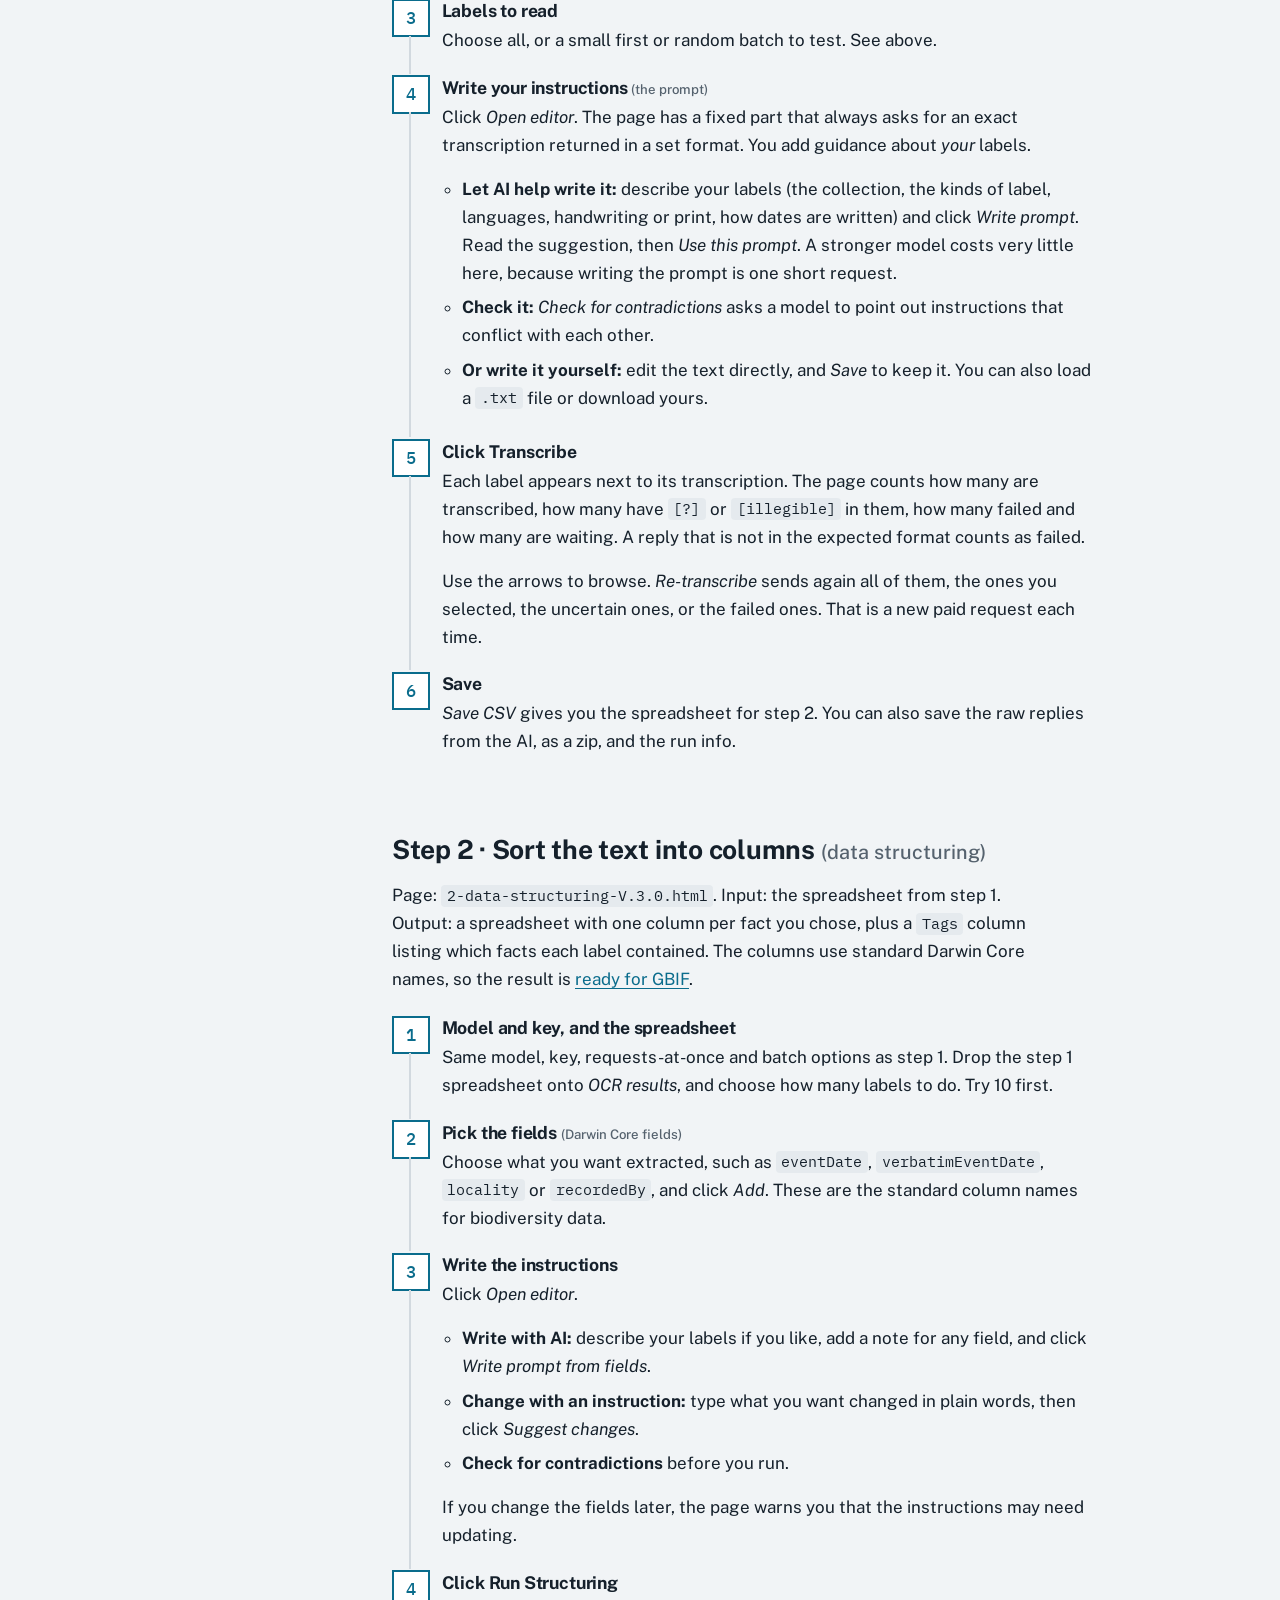
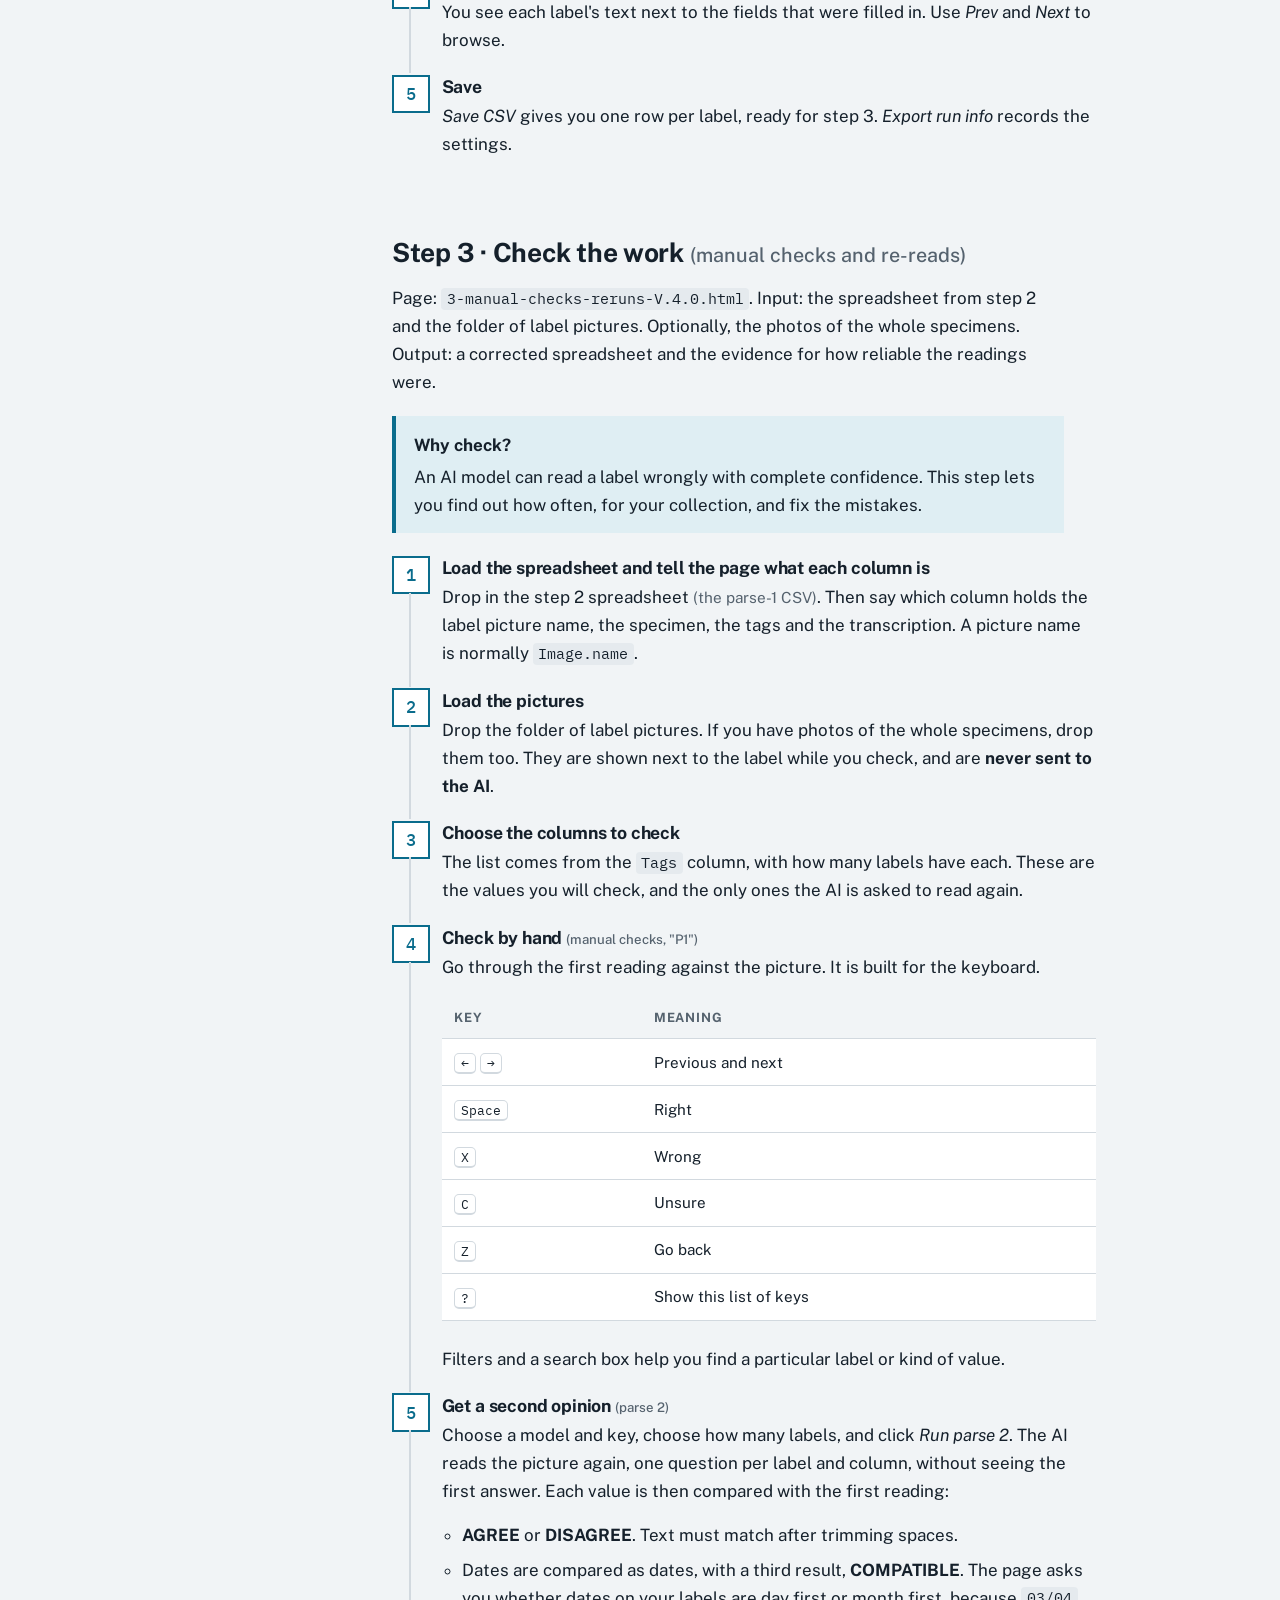
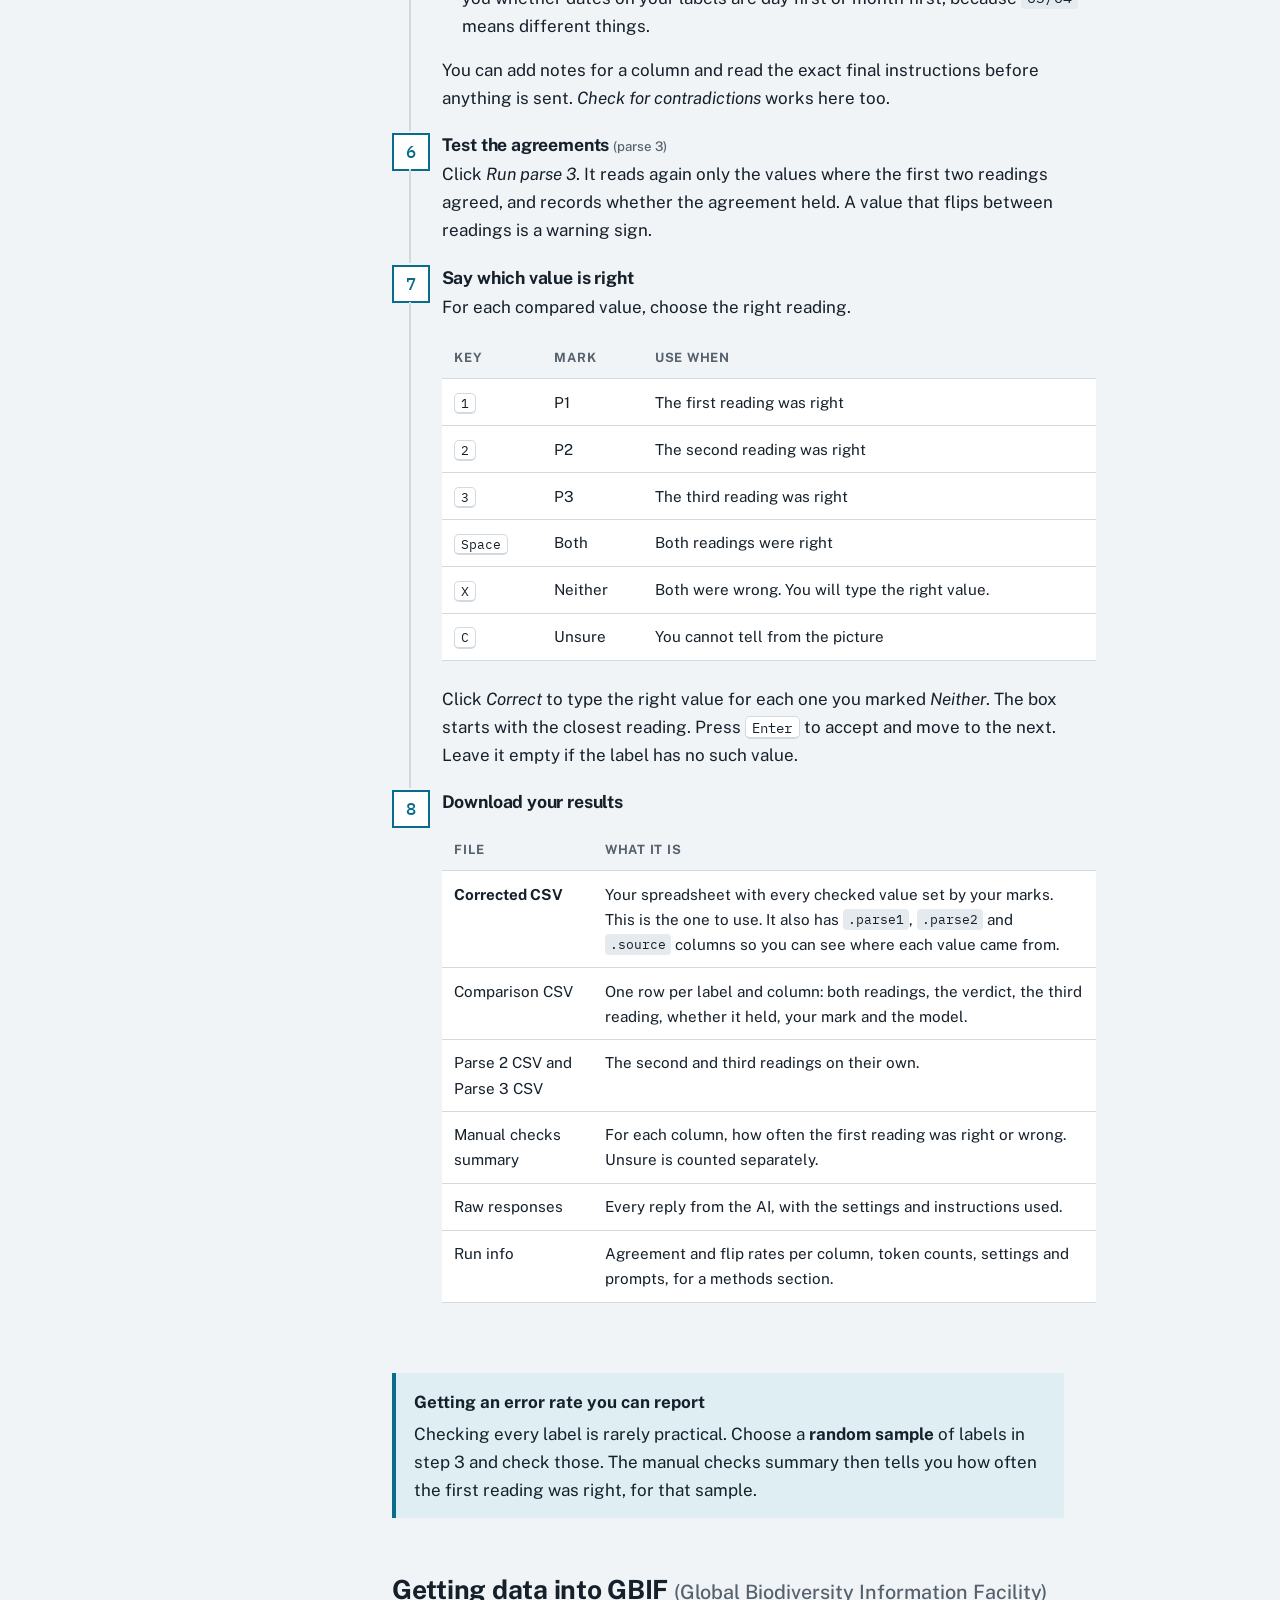
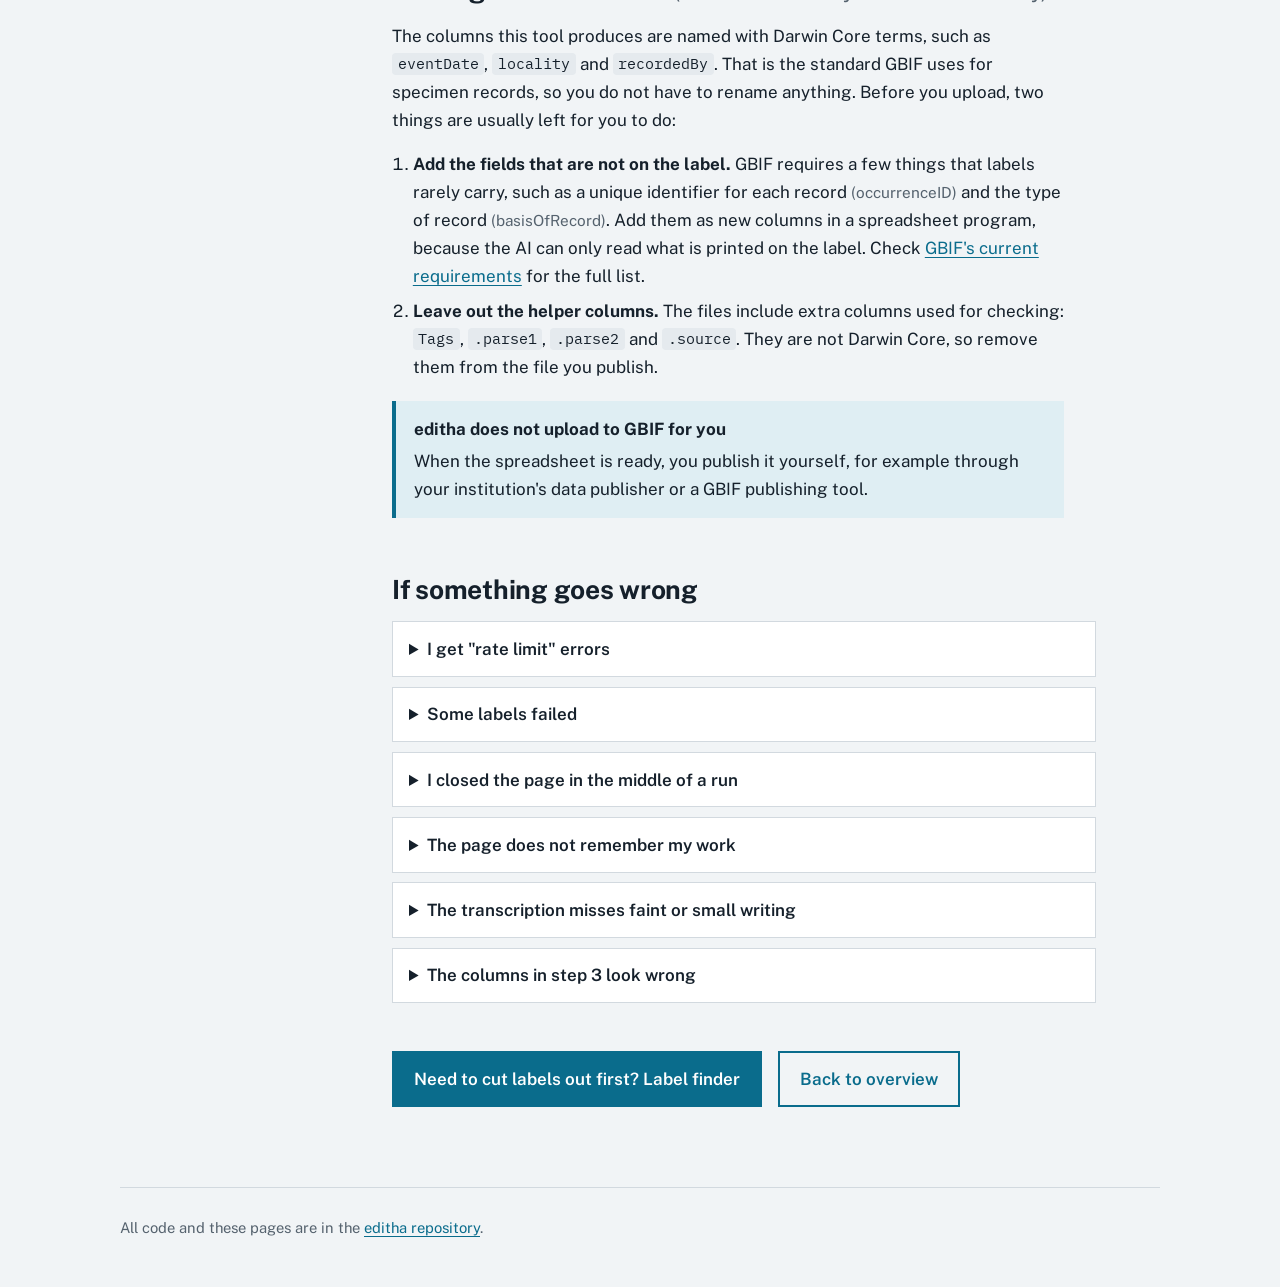
<file: docs/label-reader.html>
<!doctype html>
<html lang="en">
<head>
<meta charset="utf-8">
<meta name="viewport" content="width=device-width, initial-scale=1, viewport-fit=cover">
<meta name="claude:viewport-fit-sides" content="cover">
<title>editha label reader guide</title>
<link rel="preconnect" href="https://fonts.googleapis.com">
<link rel="preconnect" href="https://fonts.gstatic.com" crossorigin>
<link href="https://fonts.googleapis.com/css2?family=IBM+Plex+Mono:wght@500&family=Pinyon+Script&family=Public+Sans:wght@400;500;600;700&display=swap" rel="stylesheet">
<link rel="stylesheet" href="style.css">
</head>
<body>
<div class="wrap">

<header class="site-head">
  <a class="wordmark" href="index.html">editha</a>
  <nav class="site-nav" aria-label="Main">
    <a href="index.html">Overview</a>
    <a href="label-finder.html">Label finder</a>
    <a href="label-reader.html" aria-current="page">Label reader</a>
    <a href="https://github.com/montejo-kovacevich-lab/editha" target="_blank" rel="noopener noreferrer">GitHub</a>
  </nav>
</header>

<div class="guide">
<aside class="toc" aria-label="On this page">
  <p>On this page</p>
  <ol>
    <li><a href="#open">Open the pages</a></li>
    <li><a href="#key">Get a key</a></li>
    <li><a href="#common">Things every page has</a></li>
    <li><a href="#s1">Step 1 · Type up</a></li>
    <li><a href="#s2">Step 2 · Sort</a></li>
    <li><a href="#s3">Step 3 · Check</a></li>
    <li><a href="#gbif">Getting data into GBIF</a></li>
    <li><a href="#help">If something goes wrong</a></li>
  </ol>
</aside>

<main class="guide-body">
<p class="eyebrow">Steps 1 to 3</p>
<h1>Label reader <span class="j">(transcription, structuring and error checking)</span></h1>
<p class="lede">Three web pages that read your label pictures, sort the text into columns, and help you check the result.</p>
<p class="prose">There is nothing to install. You open a file in your browser, drop in your pictures or spreadsheet, and paste in a key for the AI service you want to use. Each page hands its result to the next as a spreadsheet <span class="j">(CSV file)</span>.</p>

<div class="trio">
  <div><span class="k">STEP 1</span><p><strong>Label pictures</strong><br>to a spreadsheet of text</p></div>
  <div><span class="k">STEP 2</span><p><strong>Text spreadsheet</strong><br>to one column per fact</p></div>
  <div><span class="k">STEP 3</span><p><strong>Column spreadsheet</strong><br>to a checked, corrected one</p></div>
</div>

<h2 id="open">Open the pages</h2>
<ol class="steps">
  <li>
    <h3>Download editha</h3>
    <p><a href="https://github.com/montejo-kovacevich-lab/editha/archive/refs/heads/main.zip">Download the ZIP file</a> and unzip it. Open the folder <span class="f">museum-label-reader</span>.</p>
  </li>
  <li>
    <h3>Double-click a page</h3>
    <p>It opens in your web browser.</p>
    <div class="tablewrap">
    <table>
      <thead><tr><th>Step</th><th>File</th><th>Page title</th></tr></thead>
      <tbody>
        <tr><td>1</td><td><span class="f">1-transcribe-ocr-V.3.0.html</span></td><td>Museum label OCR</td></tr>
        <tr><td>2</td><td><span class="f">2-data-structuring-V.3.0.html</span></td><td>Museum label structuring</td></tr>
        <tr><td>3</td><td><span class="f">3-manual-checks-reruns-V.4.0.html</span></td><td>Multi-parsing and manual corrections</td></tr>
      </tbody>
    </table>
    </div>
  </li>
</ol>
<p class="prose">Keep each page open in its own browser tab, or open them one at a time. Your work in each page is kept in the browser, so closing a tab does not lose paid work.</p>

<h2 id="key">Get a key for an AI service <span class="j">(API key)</span></h2>
<p class="prose">The pages read pictures using an AI model from OpenAI (GPT) or Anthropic (Claude). You need an account with at least one of them, and a key for it. The key is a long piece of text that lets the page use your account. The company bills your account for each picture read.</p>
<ul class="prose">
  <li><strong>OpenAI:</strong> create a key at <a href="https://platform.openai.com/api-keys" target="_blank" rel="noopener noreferrer">platform.openai.com/api-keys</a>.</li>
  <li><strong>Anthropic:</strong> create a key in the <a href="https://console.anthropic.com/settings/keys" target="_blank" rel="noopener noreferrer">Anthropic Console</a>.</li>
</ul>
<div class="callout warn prose">
  <strong class="t">Treat the key like a password</strong>
  <p>Anyone who has it can spend your money. The page sends it only to the company that issued it. Tick <em>Remember on this computer</em> only on a computer that is yours. Set a monthly spending limit in your account.</p>
</div>
<p class="prose">You choose the model on each page. Model names starting with <span class="f">claude</span> go to Anthropic, and all others go to OpenAI. <em>Custom…</em> lets you type any other model name your key can use. It has to be able to read images. The page records which model actually answered for every reading.</p>

<h2 id="common">Things every page has</h2>
<dl class="gloss">
  <dt>Simplified mode</dt><dd>Hides the advanced options so you see only the essentials. Nothing is deleted and your settings are kept. Switch it off to get them all back.</dd>
  <dt>The <em>?</em> bubbles</dt><dd>Click or hover over one for a plain explanation of that setting.</dd>
  <dt>Labels to read</dt><dd>All of them, or only the first N, or a random N. You can count single labels or whole specimens. A random sample takes a <em>seed</em> number, so you can pick the same sample again. <strong>Always try 10 first.</strong></dd>
  <dt>Requests at once</dt><dd>How many pictures are sent at the same time <span class="j">(parallel requests)</span>. It only changes the speed. Lower it if you see rate-limit errors.</dd>
  <dt>Use the Batch API</dt><dd>OpenAI models only. Sends the labels as one job at half the price, with results within 24 hours. You can close the page and come back.</dd>
  <dt>Stop</dt><dd>Stops sending and cancels the readings in progress. What has finished is kept.</dd>
  <dt>Save and Export run info</dt><dd><em>Export run info</em> writes a plain text file with counts, tokens used, every setting and the full instructions sent to the AI. It is meant for a methods section.</dd>
  <dt>Start over</dt><dd>Asks first. You can clear everything, or only reset the token counts. Download what you still need before you clear anything.</dd>
</dl>

<h2 id="s1">Step 1 · Type up the text <span class="j">(transcription, OCR)</span></h2>
<p class="prose">Page: <span class="f">1-transcribe-ocr-V.3.0.html</span>. Input: a folder of label pictures. Output: a spreadsheet with the columns <span class="f">Specimen.image</span>, <span class="f">Image.name</span>, <span class="f">Segments</span> and <span class="f">Model</span>.</p>
<p class="prose">The model is asked for an <strong>exact transcription</strong> <span class="j">(diplomatic transcription)</span>: write what is there, with no correcting or tidying. Words it cannot be sure of are marked <span class="f">[?]</span> and unreadable ones <span class="f">[illegible]</span>.</p>

<ol class="steps">
  <li>
    <h3>Model and key</h3>
    <p>Choose a model and paste your key. For handwriting, set <em>Image detail</em> to <em>high</em> (OpenAI models only).</p>
  </li>
  <li>
    <h3>Images</h3>
    <p>Drop the folder of label pictures onto the page, or use <em>Choose folder</em> or <em>Choose images</em>. If you used the label finder, this is the <span class="f">04_cropping_result</span> folder.</p>
    <p>Optionally prepare the pictures first <span class="j">(preprocessing)</span>: <em>Upscale factor</em> enlarges them before sending, which can help with small writing, and <em>Autocontrast</em> makes faded ink stand out. Left alone, pictures are sent unchanged.</p>
  </li>
  <li>
    <h3>Labels to read</h3>
    <p>Choose all, or a small first or random batch to test. See above.</p>
  </li>
  <li>
    <h3>Write your instructions <span class="j">(the prompt)</span></h3>
    <p>Click <em>Open editor</em>. The page has a fixed part that always asks for an exact transcription returned in a set format. You add guidance about <em>your</em> labels.</p>
    <ul>
      <li><strong>Let AI help write it:</strong> describe your labels (the collection, the kinds of label, languages, handwriting or print, how dates are written) and click <em>Write prompt</em>. Read the suggestion, then <em>Use this prompt</em>. A stronger model costs very little here, because writing the prompt is one short request.</li>
      <li><strong>Check it:</strong> <em>Check for contradictions</em> asks a model to point out instructions that conflict with each other.</li>
      <li><strong>Or write it yourself:</strong> edit the text directly, and <em>Save</em> to keep it. You can also load a <span class="f">.txt</span> file or download yours.</li>
    </ul>
  </li>
  <li>
    <h3>Click Transcribe</h3>
    <p>Each label appears next to its transcription. The page counts how many are transcribed, how many have <span class="f">[?]</span> or <span class="f">[illegible]</span> in them, how many failed and how many are waiting. A reply that is not in the expected format counts as failed.</p>
    <p>Use the arrows to browse. <em>Re-transcribe</em> sends again all of them, the ones you selected, the uncertain ones, or the failed ones. That is a new paid request each time.</p>
  </li>
  <li>
    <h3>Save</h3>
    <p><em>Save CSV</em> gives you the spreadsheet for step 2. You can also save the raw replies from the AI, as a zip, and the run info.</p>
  </li>
</ol>

<h2 id="s2">Step 2 · Sort the text into columns <span class="j">(data structuring)</span></h2>
<p class="prose">Page: <span class="f">2-data-structuring-V.3.0.html</span>. Input: the spreadsheet from step 1. Output: a spreadsheet with one column per fact you chose, plus a <span class="f">Tags</span> column listing which facts each label contained. The columns use standard Darwin Core names, so the result is <a href="#gbif">ready for GBIF</a>.</p>

<ol class="steps">
  <li>
    <h3>Model and key, and the spreadsheet</h3>
    <p>Same model, key, requests-at-once and batch options as step 1. Drop the step 1 spreadsheet onto <em>OCR results</em>, and choose how many labels to do. Try 10 first.</p>
  </li>
  <li>
    <h3>Pick the fields <span class="j">(Darwin Core fields)</span></h3>
    <p>Choose what you want extracted, such as <span class="f">eventDate</span>, <span class="f">verbatimEventDate</span>, <span class="f">locality</span> or <span class="f">recordedBy</span>, and click <em>Add</em>. These are the standard column names for biodiversity data.</p>
  </li>
  <li>
    <h3>Write the instructions</h3>
    <p>Click <em>Open editor</em>.</p>
    <ul>
      <li><strong>Write with AI:</strong> describe your labels if you like, add a note for any field, and click <em>Write prompt from fields</em>.</li>
      <li><strong>Change with an instruction:</strong> type what you want changed in plain words, then click <em>Suggest changes</em>.</li>
      <li><strong>Check for contradictions</strong> before you run.</li>
    </ul>
    <p>If you change the fields later, the page warns you that the instructions may need updating.</p>
  </li>
  <li>
    <h3>Click Run Structuring</h3>
    <p>You see each label's text next to the fields that were filled in. Use <em>Prev</em> and <em>Next</em> to browse.</p>
  </li>
  <li>
    <h3>Save</h3>
    <p><em>Save CSV</em> gives you one row per label, ready for step 3. <em>Export run info</em> records the settings.</p>
  </li>
</ol>

<h2 id="s3">Step 3 · Check the work <span class="j">(manual checks and re-reads)</span></h2>
<p class="prose">Page: <span class="f">3-manual-checks-reruns-V.4.0.html</span>. Input: the spreadsheet from step 2 and the folder of label pictures. Optionally, the photos of the whole specimens. Output: a corrected spreadsheet and the evidence for how reliable the readings were.</p>
<div class="callout prose">
  <strong class="t">Why check?</strong>
  <p>An AI model can read a label wrongly with complete confidence. This step lets you find out how often, for your collection, and fix the mistakes.</p>
</div>

<ol class="steps">
  <li>
    <h3>Load the spreadsheet and tell the page what each column is</h3>
    <p>Drop in the step 2 spreadsheet <span class="j">(the parse-1 CSV)</span>. Then say which column holds the label picture name, the specimen, the tags and the transcription. A picture name is normally <span class="f">Image.name</span>.</p>
  </li>
  <li>
    <h3>Load the pictures</h3>
    <p>Drop the folder of label pictures. If you have photos of the whole specimens, drop them too. They are shown next to the label while you check, and are <strong>never sent to the AI</strong>.</p>
  </li>
  <li>
    <h3>Choose the columns to check</h3>
    <p>The list comes from the <span class="f">Tags</span> column, with how many labels have each. These are the values you will check, and the only ones the AI is asked to read again.</p>
  </li>
  <li>
    <h3>Check by hand <span class="j">(manual checks, "P1")</span></h3>
    <p>Go through the first reading against the picture. It is built for the keyboard.</p>
    <div class="tablewrap">
    <table>
      <thead><tr><th>Key</th><th>Meaning</th></tr></thead>
      <tbody>
        <tr><td><kbd>←</kbd> <kbd>→</kbd></td><td>Previous and next</td></tr>
        <tr><td><kbd>Space</kbd></td><td>Right</td></tr>
        <tr><td><kbd>X</kbd></td><td>Wrong</td></tr>
        <tr><td><kbd>C</kbd></td><td>Unsure</td></tr>
        <tr><td><kbd>Z</kbd></td><td>Go back</td></tr>
        <tr><td><kbd>?</kbd></td><td>Show this list of keys</td></tr>
      </tbody>
    </table>
    </div>
    <p>Filters and a search box help you find a particular label or kind of value.</p>
  </li>
  <li>
    <h3>Get a second opinion <span class="j">(parse 2)</span></h3>
    <p>Choose a model and key, choose how many labels, and click <em>Run parse 2</em>. The AI reads the picture again, one question per label and column, without seeing the first answer. Each value is then compared with the first reading:</p>
    <ul>
      <li><strong>AGREE</strong> or <strong>DISAGREE</strong>. Text must match after trimming spaces.</li>
      <li>Dates are compared as dates, with a third result, <strong>COMPATIBLE</strong>. The page asks you whether dates on your labels are day first or month first, because <span class="f">03/04</span> means different things.</li>
    </ul>
    <p>You can add notes for a column and read the exact final instructions before anything is sent. <em>Check for contradictions</em> works here too.</p>
  </li>
  <li>
    <h3>Test the agreements <span class="j">(parse 3)</span></h3>
    <p>Click <em>Run parse 3</em>. It reads again only the values where the first two readings agreed, and records whether the agreement held. A value that flips between readings is a warning sign.</p>
  </li>
  <li>
    <h3>Say which value is right</h3>
    <p>For each compared value, choose the right reading.</p>
    <div class="tablewrap">
    <table>
      <thead><tr><th>Key</th><th>Mark</th><th>Use when</th></tr></thead>
      <tbody>
        <tr><td><kbd>1</kbd></td><td>P1</td><td>The first reading was right</td></tr>
        <tr><td><kbd>2</kbd></td><td>P2</td><td>The second reading was right</td></tr>
        <tr><td><kbd>3</kbd></td><td>P3</td><td>The third reading was right</td></tr>
        <tr><td><kbd>Space</kbd></td><td>Both</td><td>Both readings were right</td></tr>
        <tr><td><kbd>X</kbd></td><td>Neither</td><td>Both were wrong. You will type the right value.</td></tr>
        <tr><td><kbd>C</kbd></td><td>Unsure</td><td>You cannot tell from the picture</td></tr>
      </tbody>
    </table>
    </div>
    <p>Click <em>Correct</em> to type the right value for each one you marked <em>Neither</em>. The box starts with the closest reading. Press <kbd>Enter</kbd> to accept and move to the next. Leave it empty if the label has no such value.</p>
  </li>
  <li>
    <h3>Download your results</h3>
    <div class="tablewrap">
    <table>
      <thead><tr><th>File</th><th>What it is</th></tr></thead>
      <tbody>
        <tr><td><strong>Corrected CSV</strong></td><td>Your spreadsheet with every checked value set by your marks. This is the one to use. It also has <span class="f">.parse1</span>, <span class="f">.parse2</span> and <span class="f">.source</span> columns so you can see where each value came from.</td></tr>
        <tr><td>Comparison CSV</td><td>One row per label and column: both readings, the verdict, the third reading, whether it held, your mark and the model.</td></tr>
        <tr><td>Parse 2 CSV and Parse 3 CSV</td><td>The second and third readings on their own.</td></tr>
        <tr><td>Manual checks summary</td><td>For each column, how often the first reading was right or wrong. Unsure is counted separately.</td></tr>
        <tr><td>Raw responses</td><td>Every reply from the AI, with the settings and instructions used.</td></tr>
        <tr><td>Run info</td><td>Agreement and flip rates per column, token counts, settings and prompts, for a methods section.</td></tr>
      </tbody>
    </table>
    </div>
  </li>
</ol>
<div class="callout prose">
  <strong class="t">Getting an error rate you can report</strong>
  <p>Checking every label is rarely practical. Choose a <strong>random sample</strong> of labels in step 3 and check those. The manual checks summary then tells you how often the first reading was right, for that sample.</p>
</div>

<h2 id="gbif">Getting data into GBIF <span class="j">(Global Biodiversity Information Facility)</span></h2>
<p class="prose">The columns this tool produces are named with Darwin Core terms, such as <span class="f">eventDate</span>, <span class="f">locality</span> and <span class="f">recordedBy</span>. That is the standard GBIF uses for specimen records, so you do not have to rename anything. Before you upload, two things are usually left for you to do:</p>
<ol class="prose">
  <li><strong>Add the fields that are not on the label.</strong> GBIF requires a few things that labels rarely carry, such as a unique identifier for each record <span class="j">(occurrenceID)</span> and the type of record <span class="j">(basisOfRecord)</span>. Add them as new columns in a spreadsheet program, because the AI can only read what is printed on the label. Check <a href="https://www.gbif.org/publishing-data" target="_blank" rel="noopener noreferrer">GBIF's current requirements</a> for the full list.</li>
  <li><strong>Leave out the helper columns.</strong> The files include extra columns used for checking: <span class="f">Tags</span>, <span class="f">.parse1</span>, <span class="f">.parse2</span> and <span class="f">.source</span>. They are not Darwin Core, so remove them from the file you publish.</li>
</ol>
<div class="callout prose">
  <strong class="t">editha does not upload to GBIF for you</strong>
  <p>When the spreadsheet is ready, you publish it yourself, for example through your institution's data publisher or a GBIF publishing tool.</p>
</div>

<h2 id="help">If something goes wrong</h2>
<details>
  <summary>I get "rate limit" errors</summary>
  <p>Too many pictures are being sent at once. Lower <em>Requests at once</em>. If it keeps happening, check the limits on your AI account.</p>
</details>
<details>
  <summary>Some labels failed</summary>
  <p>Use <em>Re-transcribe</em> and choose <em>Failed</em> (step 1), or <em>Retry failed</em> (step 3). A label also counts as failed if the reply was not in the expected format. Check your instructions if many fail.</p>
</details>
<details>
  <summary>I closed the page in the middle of a run</summary>
  <p>Finished readings are kept in your browser. Open the same file in the same browser and carry on. If you used the half-price batch option, the job keeps running and you can fetch the results later.</p>
</details>
<details>
  <summary>The page does not remember my work</summary>
  <p>Work is stored in the browser you used. A private window, another browser, or clearing your browsing data starts you from nothing. Save your files as you go.</p>
</details>
<details>
  <summary>The transcription misses faint or small writing</summary>
  <p>In step 1, try a larger upscale factor or autocontrast, and set <em>Image detail</em> to <em>high</em>. Test on a few labels before you run everything.</p>
</details>
<details>
  <summary>The columns in step 3 look wrong</summary>
  <p>Check the column roles you assigned. The picture name column has to match the file names in your folder of pictures. Columns to check come from the <span class="f">Tags</span> column, so it needs to be there.</p>
</details>

<div class="next">
  <a class="btn" href="label-finder.html">Need to cut labels out first? Label finder</a>
  <a class="btn ghost" href="index.html">Back to overview</a>
</div>
</main>
</div>

<footer class="site-foot">
  <p>All code and these pages are in the <a href="https://github.com/montejo-kovacevich-lab/editha" target="_blank" rel="noopener noreferrer">editha repository</a>.</p>
</footer>

</div>
</body>
</html>
</file>
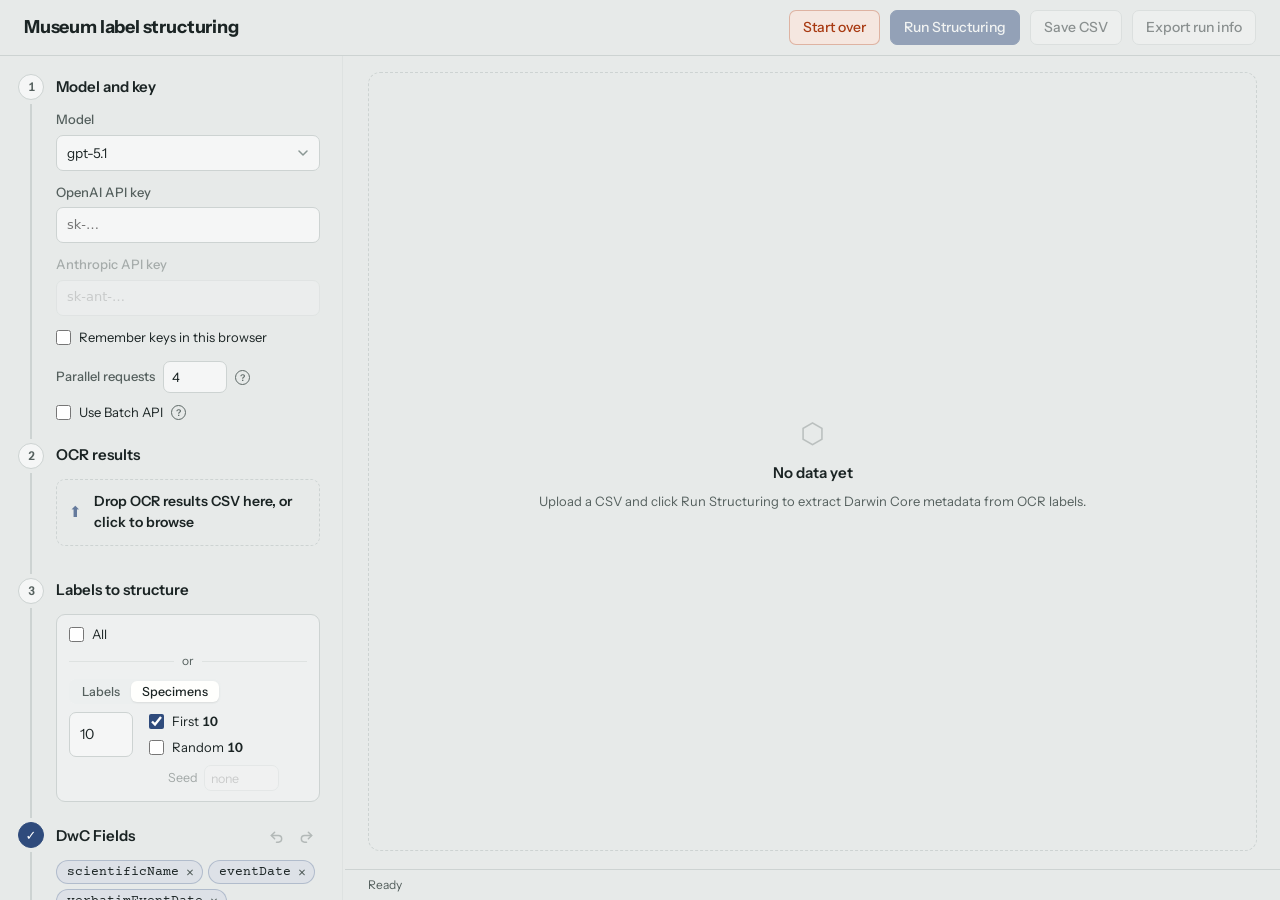
<file: museum-label-reader/2-data-structuring-V.3.0.html>
<!DOCTYPE html>
<html lang="en">
<head>
<meta charset="UTF-8">
<meta name="viewport" content="width=device-width, initial-scale=1.0">
<title>Museum label structuring</title>
<link rel="preconnect" href="https://fonts.googleapis.com">
<link href="https://fonts.googleapis.com/css2?family=Instrument+Sans:wght@400;500;600;700&family=Courier+Prime:wght@400;700&display=swap" rel="stylesheet">
<style>
/* ==================================================================
   Same look as the label OCR page: neutral cool-grey drawer, a tray for
   panels, ink blue for actions, vermilion for errors, amber for doubt.
   The records viewer stays paper in both themes.
   ================================================================== */

/* ── TOKENS ─────────────────────────────────────────────── */
:root {
  --drawer: #E7EAE9;      /* page background */
  --tray: #F5F6F6;        /* panels and controls */
  --tray-2: #ECEFEF;      /* hover and quiet fills */
  --panel: var(--tray);   /* older name, kept */
  --ink: #1B2424;
  --fg: var(--ink);       /* older name, kept */
  --muted: #55605E;
  --faint: #5E6967;
  --rule: #CDD3D2;
  --rule-soft: #DEE2E1;
  --pin: #2F4B7C;         /* actions: ink blue */
  --pin-ink: #FFFFFF;
  --pin-soft: #E3E9F3;
  --red: #C2461B;         /* errors, danger: vermilion */
  --red-soft: #FBE6DC;
  --ochre: #9A6700;       /* warnings: amber */
  --paper: #FFFFFD;       /* the viewer: stays light in both themes */
  --paper-ink: #1B2424;
  --paper-muted: #6A7573;
  --paper-rule: #E3E6E5;
  --foam: #EDEFE8;        /* the tray the transcription sits on */
  --doubt: #FFF3BF;
  --ok-text: #0E6B4F; --ok-soft: #DDF0E8;
  --bad-text: #A83A12; --bad-soft: #FBE6DC;
  --warn-text: #7A5200; --warn-soft: #FBEFC8;
  --act: #2F4B7C; --act-soft: #E3E9F3;
  --radius: 7px;
  --shadow: 0 1px 2px rgba(27, 36, 36, .08), 0 4px 14px rgba(27, 36, 36, .06);
  --ui: "Instrument Sans", "Segoe UI", system-ui, -apple-system, sans-serif;
  --typed: "Courier Prime", "Courier New", Courier, monospace;
  --chevron: url("data:image/svg+xml,%3Csvg xmlns='http://www.w3.org/2000/svg' viewBox='0 0 10 6' fill='none' stroke='%238A9794' stroke-width='1.5' stroke-linecap='round' stroke-linejoin='round'%3E%3Cpath d='M1 1l4 4 4-4'/%3E%3C/svg%3E");
}
@media (prefers-color-scheme: dark) {
  :root {
    --drawer: #161A1A; --tray: #1E2323; --tray-2: #252B2B; --ink: #E6EBEA; --muted: #A0AAA8; --faint: #828D8B;
    --rule: #353D3D; --rule-soft: #2B3232; --pin: #8FA8D6; --pin-ink: #0F1614; --pin-soft: #23304A;
    --red: #F08A5D; --red-soft: #3D2418; --ochre: #E0B860;
    --shadow: 0 1px 2px rgba(0, 0, 0, .3), 0 4px 14px rgba(0, 0, 0, .25);
  }
}

/* ── RESET ───────────────────────────────────────────────── */
*, *::before, *::after { box-sizing: border-box; margin: 0; padding: 0; }
html, body { height: 100%; }
body {
  font: 400 14px/1.5 var(--ui);
  background: var(--drawer);
  color: var(--ink);
  display: flex;
  flex-direction: column;
  overflow: hidden;
  -webkit-font-smoothing: antialiased;
}
button, input, select, textarea { font: inherit; color: inherit; }
:focus-visible { outline: 2px solid var(--pin); outline-offset: 2px; }

/* ── HEADER ─────────────────────────────────────────────── */
header {
  display: flex;
  flex-wrap: wrap;
  align-items: center;
  gap: 8px 10px;
  padding: 10px clamp(16px, 2vw, 24px);
  min-height: 56px;
  background: var(--drawer);
  border-bottom: 1px solid var(--rule);
  flex-shrink: 0;
}
header h1 { font-size: 18px; line-height: 1.2; font-weight: 700; letter-spacing: -0.01em; }
header .subtitle { font-size: 13px; color: var(--muted); margin-left: 4px; }
header .spacer { flex: 1; }
header button {
  display: inline-flex; align-items: center; gap: 6px;
  font-size: 14px; font-weight: 500; line-height: 1.3;
  padding: 7px 13px;
  border-radius: 7px;
  border: 1px solid var(--rule);
  background: var(--tray);
  color: var(--ink);
  cursor: pointer;
  white-space: nowrap;
  transition: background .12s, border-color .12s;
}
header button:hover:not(:disabled) { border-color: var(--faint); background: var(--tray-2); }
header button.primary { background: var(--pin); border-color: var(--pin); color: var(--pin-ink); }
header button.primary:hover:not(:disabled) { background: var(--pin); border-color: var(--pin); filter: brightness(1.1); }
header button:disabled { opacity: .45; cursor: not-allowed; }
header button.btn-dimmed { opacity: .45; }
header button.btn-dimmed:hover { opacity: .6; }
#btn-abort { background: transparent; }

/* ── BODY LAYOUT ─────────────────────────────────────────── */
.app-body { display: flex; flex: 1; overflow: hidden; min-height: 0; }

/* ── SIDEBAR: numbered steps joined by a line ────────────── */
aside {
  width: 300px;
  min-width: 160px;
  max-width: 600px;
  background: var(--drawer);
  display: flex;
  flex-direction: column;
  overflow-y: auto;
  flex-shrink: 0;
  padding: 18px 0 24px;
  counter-reset: step;
}
/* dividers: a thin line that turns blue on hover */
.sidebar-drag, .content-drag {
  width: 5px;
  flex-shrink: 0;
  position: relative;
  cursor: col-resize;
  user-select: none;
  -webkit-user-select: none;
  touch-action: none;
}
.sidebar-drag::before, .content-drag::before {
  content: ""; position: absolute; inset: 0 2px; background: var(--rule-soft); transition: background .12s;
}
.sidebar-drag:hover::before, .content-drag:hover::before { inset: 0 1px; background: var(--pin); }

fieldset {
  border: none;
  position: relative;
  padding: 0 clamp(14px, 1.6vw, 20px) 20px 56px;
  flex-shrink: 0;
  min-width: 0;
  counter-increment: step;
}
/* the step number */
fieldset::before {
  content: counter(step);
  position: absolute; left: 18px; top: 0;
  width: 26px; height: 26px; border-radius: 50%;
  display: grid; place-items: center;
  font: 600 12px/1 var(--ui); font-variant-numeric: tabular-nums;
  color: var(--muted); background: var(--tray); border: 1.5px solid var(--rule);
}
/* the line to the next step */
fieldset::after {
  content: ""; position: absolute; left: 30.25px; top: 30px; bottom: 4px; width: 1.5px; background: var(--rule);
}
aside fieldset:last-of-type::after { display: none; }
/* a finished step: filled blue circle with a tick */
fieldset:has(.key-row:not(.off) input:not(:placeholder-shown))::before,
fieldset:has(.chip)::before {
  content: "✓"; font-size: 13px; color: var(--pin-ink); background: var(--pin); border-color: var(--pin);
}
.section-label {
  min-height: 26px;
  display: flex; align-items: center;
  font-size: 15px; font-weight: 600; color: var(--ink);
  margin-bottom: 10px;
}
label.field-label { display: block; font-size: 13px; font-weight: 500; color: var(--muted); margin-bottom: 5px; }
.field-row { margin-bottom: 12px; }

/* ── INPUTS ─────────────────────────────────────────────── */
input[type="text"], input[type="password"], input[type="number"], select, textarea {
  width: 100%;
  font-family: inherit;
  font-size: 14px;
  padding: 7px 10px;
  border-radius: 7px;
  border: 1px solid var(--rule);
  background: var(--tray);
  color: var(--ink);
  outline: none;
  transition: border-color .12s;
}
input[type="text"], input[type="password"], input[type="number"], select { height: 36px; }
input:hover, select:hover, textarea:hover { border-color: var(--faint); }
input[type="text"]:focus, input[type="password"]:focus, input[type="number"]:focus,
select:focus, textarea:focus { border-color: var(--act); box-shadow: 0 0 0 1.5px var(--act-soft); }
input:disabled, select:disabled { opacity: .6; cursor: not-allowed; }
/* menus: no native look, a thin chevron */
select {
  -webkit-appearance: none; appearance: none;
  padding-right: 32px; font-size: 13.5px; cursor: pointer;
  background: var(--tray) no-repeat right 11px center / 10px 6px var(--chevron);
}
/* the AI editor's model menu has inline colours; bring it in line */
.editor-model-row { margin-bottom: 0; }
.editor-model-row .field-label { display: flex; align-items: center; gap: 6px; }

/* key toggle: hidden key as small round dots */
.key-wrap { position: relative; }
.key-wrap input { font-family: var(--typed); font-size: 13px; }
.key-wrap input[type="password"] {
  font-family: system-ui, -apple-system, "Segoe UI", Roboto, Arial, sans-serif;
  -webkit-text-security: disc; letter-spacing: .06em; font-size: 11px;
}
.key-wrap input::placeholder { font-size: 13px; letter-spacing: normal; }
.key-wrap button {
  position: absolute; right: 8px; top: 50%; transform: translateY(-50%);
  background: none; border: none; cursor: pointer; padding: 2px 4px; border-radius: 4px;
  color: var(--muted); font-size: 11px; font-weight: 600; letter-spacing: .04em;
}
.key-wrap button:hover { color: var(--ink); background: var(--tray-2); }

/* a key box the chosen models don't use: greyed out (as on the OCR page) */
.key-row.off { opacity: .45; }
.key-row.off input { cursor: not-allowed; }
/* model row */
.model-custom { display: none; margin-top: 6px; font-family: var(--typed); font-size: 13px !important; }
.model-custom.visible { display: block; }

/* ── FIELD PICKER ────────────────────────────────────────── */
.chips-wrap { display: flex; flex-wrap: wrap; gap: 5px; min-height: 26px; margin-bottom: 12px; }
.chip {
  display: inline-flex; align-items: center; gap: 2px;
  font: 400 12.5px/1.6 var(--typed);
  background: color-mix(in srgb, var(--pin) 12%, var(--tray));
  border: 1px solid color-mix(in srgb, var(--pin) 25%, transparent);
  color: var(--ink);
  border-radius: 999px;
  padding: 1px 3px 1px 10px;
  cursor: default;
}
.chip .chip-rm {
  background: none; border: none; color: var(--muted); cursor: pointer;
  width: 18px; height: 18px; border-radius: 50%;
  font: 15px/1 var(--ui); padding: 0;
}
.chip .chip-rm:hover { background: color-mix(in srgb, var(--pin) 18%, transparent); color: var(--ink); }
.chips-empty { font-size: 13px; color: var(--muted); font-style: italic; }

.field-search { margin-bottom: 8px; }
.field-search input { font-size: 13px; }

.pick-list {
  max-height: 210px;
  overflow-y: auto;
  background: var(--tray);
  border: 1px solid var(--rule);
  border-radius: 8px;
}
.pick-category {
  font-size: 12px; font-weight: 600; color: var(--muted);
  padding: 6px 10px 4px;
  background: var(--tray-2);
  border-bottom: 1px solid var(--rule-soft);
  position: sticky; top: 0;
}
.pick-item {
  display: flex; align-items: center; gap: 8px;
  padding: 4px 10px;
  cursor: pointer;
  font: 400 13px/1.45 var(--typed);
  transition: background .07s;
}
.pick-item:hover { background: var(--tray-2); }
.pick-item.selected { color: var(--pin); font-weight: 700; }
.pick-item .tick { font: 600 11px var(--ui); color: var(--pin); min-width: 10px; }

/* custom field row */
.custom-row { display: flex; gap: 6px; margin-top: 12px; padding-top: 12px; border-top: 1px solid var(--rule-soft); }
.custom-row input { flex: 1; font-size: 13px; }
.custom-row button {
  height: 36px; padding: 0 13px;
  font: 500 13px var(--ui);
  border-radius: 7px; border: 1px solid var(--rule);
  background: var(--tray); color: var(--ink);
  cursor: pointer; white-space: nowrap;
}
.custom-row button:hover { border-color: var(--faint); background: var(--tray-2); }

.pick-empty { padding: 14px 10px; font-size: 13px; color: var(--muted); text-align: center; font-style: italic; }

/* date format: greyed-blue pill, like the AI buttons on the OCR page */
.date-update-btn {
  display: block; width: 100%; margin-top: 10px; padding: 7px 12px;
  font: 600 12.5px var(--ui); letter-spacing: .04em; text-align: center;
  color: #323D51; background: rgba(211, 216, 225, .5);
  border: 1px solid transparent; border-radius: 7px; cursor: pointer;
  transition: background .12s;
}
.date-update-btn:hover { background: rgba(197, 204, 216, .6); }
.date-update-btn:disabled { opacity: .45; cursor: default; }

.sidebar-hint { padding: 12px 16px; font-size: 12px; color: var(--muted); line-height: 1.6; }

/* ── MAIN ────────────────────────────────────────────────── */
main { flex: 1; min-width: 0; display: flex; flex-direction: column; overflow: hidden; background: var(--drawer); }
.content-row { flex: 1; display: flex; flex-direction: row; overflow: hidden; min-height: 0; }

/* setup column sits on a tray, like the OCR prompt column */
.setup-scroll {
  width: 620px;      /* initial width, wide enough for the prompt buttons on one line — JS overrides on drag */
  min-width: 200px;
  flex-shrink: 0;
  overflow-y: auto;
  display: flex;
  flex-direction: column;
  gap: 14px;
  padding: 18px clamp(14px, 1.6vw, 20px) 32px;
  background: var(--tray);
}

/* right column: tabs + viewer */
.right-col {
  flex: 1; min-width: 0;
  display: flex; flex-direction: column; gap: 10px;
  overflow: hidden;
  padding: 16px clamp(14px, 1.8vw, 24px) 18px;
}

/* drop zone */
.drop-zone {
  border: 1.5px dashed var(--rule);
  border-radius: 9px;
  padding: 12px 14px;
  display: flex; align-items: center; gap: 12px;
  cursor: pointer;
  background: color-mix(in srgb, var(--drawer) 55%, transparent);
  transition: border-color .12s, background .12s;
  flex-shrink: 0;
}
.drop-zone:hover { border-color: var(--faint); }
.drop-zone.drag-over { border-color: var(--pin); background: var(--pin-soft); }
.drop-zone.has-file { border-style: solid; border-color: var(--rule); background: var(--tray-2); }
.drop-zone .drop-icon { font-size: 15px; color: var(--pin); opacity: .7; flex-shrink: 0; }
.drop-zone .drop-text { flex: 1; min-width: 0; }
.drop-zone p { font-size: 13px; color: var(--muted); }
.drop-zone p:first-child { color: var(--ink); font-size: 14px; font-weight: 600; margin-bottom: 1px; }
.drop-zone .drop-meta { font-size: 12px; color: var(--muted); font-variant-numeric: tabular-nums; margin-top: 1px; }
.drop-zone input[type="file"] { display: none; }
/* last time's CSV in the empty drop box, like the folders on the OCR page */
.drop-zone .last-csv { display: flex; align-items: center; gap: 6px; margin-top: 6px; }
.drop-zone .last-csv .fname { flex: 1; min-width: 0; font: 400 12.5px/1.35 var(--typed); color: var(--muted);
  white-space: nowrap; overflow: hidden; text-overflow: ellipsis; }
.drop-zone .drop-meta .sep { margin: 0 6px; }
.drop-zone .reopen { border: 0; background: none; padding: 0; margin: 0; color: var(--pin); font: 500 12px/1.35 var(--ui); cursor: pointer;
  text-decoration: underline; text-decoration-color: transparent; text-underline-offset: 2px; }
.drop-zone .reopen:hover { text-decoration-color: currentColor; }
.drop-zone .fremove { flex: none; width: 20px; height: 20px; padding: 0; border: 0; border-radius: 50%; background: none;
  color: var(--muted); font-size: 15px; line-height: 1; cursor: pointer; }
.drop-zone .fremove:hover { background: var(--red-soft, #F6E3E0); color: var(--red); }

/* messages: notes with a blue edge, red when something went wrong */
#messages { display: flex; flex-direction: column; gap: 6px; }
#messages:empty { display: none; }
.msg {
  font-size: 13px; padding: 8px 10px; border-radius: 7px;
  background: var(--drawer); color: var(--ink);
  border-left: 3px solid var(--pin);
}
.msg.error { color: var(--red); border-left-color: var(--red); background: var(--red-soft); font-weight: 500; }
.msg.warn { color: var(--warn-text); border-left-color: var(--ochre); background: var(--warn-soft); }

/* "already processed" question: title, short text, choices as rows split by hairlines */
.rerun-overlay {
  position: fixed; inset: 0;
  background: rgba(15, 22, 20, .45);
  display: flex; align-items: center; justify-content: center;
  z-index: 9999;
}
.rerun-box {
  background: #FBFCFC;
  color: var(--ink);
  border-radius: 12px;
  padding: 18px 20px 14px;
  width: min(430px, 94vw);
  display: flex; flex-direction: column; gap: 8px;
  box-shadow: 0 20px 50px rgba(0, 0, 0, .22);
}
.rerun-box h3 { margin: 0; font-size: 15px; font-weight: 600; color: var(--ink); }
.rerun-box p { margin: 0 0 6px; font-size: 13px; color: var(--muted); line-height: 1.5; font-variant-numeric: tabular-nums; }
.rerun-actions { display: flex; flex-direction: column; }
.date-rules { margin: 0 0 8px; padding: 8px 10px; border-left: 3px solid var(--ochre); border-radius: 0; background: var(--warn-soft);
  font: 12px/1.5 var(--typed); color: var(--paper-ink); }
/* date order picker in the date check */
.date-input-label { font-size: 13px; font-weight: 600; color: var(--ink); }
.date-select, .date-input { width: 100%; padding: 7px 9px; font: 13px/1.4 var(--ui); color: var(--ink);
  background: #fff; border: 1px solid var(--rule-soft); border-radius: 7px; }
.date-input { resize: vertical; }
.date-input[hidden] { display: none; }
.date-select:hover, .date-input:hover { border-color: var(--rule); }
.date-select:focus, .date-input:focus { outline: none; border-color: var(--act); box-shadow: 0 0 0 1.5px var(--act-soft); }
.rerun-box .rerun-actions { margin-top: 8px; }
.rerun-btn:disabled { opacity: .45; cursor: default; }
.rerun-btn:disabled:hover { background: none; }
.rerun-btn {
  position: relative;
  width: 100%;
  text-align: left;
  padding: 11px 30px 11px 8px;
  font: 600 14px var(--ui);
  border: 0; border-top: 1px solid var(--rule-soft); border-radius: 0;
  background: none; color: var(--ink);
  cursor: pointer;
}
.rerun-btn::after {
  content: ""; position: absolute; right: 10px; top: 50%; width: 6px; height: 6px; margin-top: -3px;
  border: solid var(--faint); border-width: 1.5px 1.5px 0 0; transform: rotate(45deg);
}
.rerun-btn:hover { background: var(--tray-2); border-radius: 6px; }
.rerun-btn.primary { color: var(--pin); }
.rerun-btn.primary::after { border-color: var(--pin); }
.rerun-btn > span { font-size: 1.1em !important; line-height: 1 !important; margin-right: 3px; }
.rerun-btn.cancel {
  align-self: flex-end; width: auto; margin-top: 6px;
  padding: 7px 13px; font-weight: 500;
  border: 1px solid var(--rule); border-radius: 7px;
  background: #fff; color: var(--ink);
}
.rerun-btn.cancel::after { display: none; }
.rerun-btn.cancel:hover { border-color: var(--faint); background: var(--tray-2); }
@media (prefers-color-scheme: dark) {
  .rerun-box { background: var(--tray); }
  .rerun-btn.cancel { background: var(--tray); }
}

/* prompt area */
.prompt-section { display: flex; flex-direction: column; gap: 8px; flex-shrink: 0; }
.prompt-label {
  display: flex; flex-wrap: wrap; align-items: center; gap: 6px;
  font-size: 15px; font-weight: 600; color: var(--ink);
}
.prompt-label .prompt-actions { margin-left: auto; display: flex; flex-wrap: wrap; gap: 2px; align-items: center; }
.prompt-label .prompt-actions button {
  font: 500 12.5px/1.3 var(--ui);
  padding: 4px 8px;
  border-radius: 6px;
  border: none;
  background: transparent;
  color: var(--muted);
  cursor: pointer;
  white-space: nowrap;
  transition: color .1s, background .1s;
}
.prompt-label .prompt-actions button:hover { color: var(--ink); background: var(--tray-2); }
.prompt-label .prompt-actions button.danger { color: var(--bad-text); }
.prompt-label .prompt-actions button.danger:hover { color: var(--bad-text); background: var(--bad-soft); }
.prompt-label .prompt-actions button.ai-suggest { color: #323D51; font-weight: 600; background: rgba(211, 216, 225, .5); }
.prompt-label .prompt-actions button.ai-suggest:hover { color: #323D51; background: rgba(197, 204, 216, .6); }

/* the prompt editor is a sheet of paper */
#prompt-textarea {
  font-family: var(--typed);
  font-size: 13px;
  line-height: 1.5;
  min-height: 130px;
  resize: none; /* handled by custom drag bar below */
  background: var(--paper);
  color: var(--paper-ink);
  border-bottom: none;
  border-radius: 7px 7px 0 0;
}

/* drag bar under a text box */
.textarea-drag {
  height: 12px;
  position: relative;
  background: var(--tray-2);
  border: 1px solid var(--rule);
  border-top: none;
  border-radius: 0 0 7px 7px;
  cursor: row-resize;
  flex-shrink: 0;
  user-select: none;
  -webkit-user-select: none;
  touch-action: none;
}
.textarea-drag::after {
  content: ""; position: absolute; left: 50%; top: 4px; width: 36px; height: 3px; margin-left: -18px;
  border-radius: 2px; background: var(--faint); opacity: .55;
}
.textarea-drag:hover::after { background: var(--pin); opacity: 1; }
.prompt-section > .textarea-drag { margin-top: -8px; }
.prompt-section > .diff-panel.visible + textarea { margin-top: 2px; }   /* sits flush under the textarea */

/* AI editor: a plain grey bar with a violet stripe and chevron */
details.ai-editor { border: 1px solid var(--rule); border-radius: 8px; overflow: hidden; background: var(--drawer); }
details.ai-editor > summary {
  position: relative;
  display: flex; align-items: center; gap: 8px;
  list-style: none;
  padding: 8px 12px 8px 32px;
  font-size: 14px; font-weight: 600; color: var(--ink);
  background: var(--tray);
  box-shadow: inset 3px 0 0 #7C3AED;
  cursor: pointer;
  user-select: none;
  transition: background .12s;
}
details.ai-editor > summary::-webkit-details-marker { display: none; }
details.ai-editor > summary:hover { background: var(--tray-2); }
details.ai-editor > summary::before {
  content: ""; position: absolute; left: 10px; top: calc(50% - 7px); width: 14px; height: 14px;
  background: #7C3AED;
  -webkit-mask: url("data:image/svg+xml,%3Csvg xmlns='http://www.w3.org/2000/svg' viewBox='0 0 12 12' fill='none' stroke='black' stroke-width='2' stroke-linecap='round' stroke-linejoin='round'%3E%3Cpath d='M3 4.5l3 3 3-3'/%3E%3C/svg%3E") center / contain no-repeat;
          mask: url("data:image/svg+xml,%3Csvg xmlns='http://www.w3.org/2000/svg' viewBox='0 0 12 12' fill='none' stroke='black' stroke-width='2' stroke-linecap='round' stroke-linejoin='round'%3E%3Cpath d='M3 4.5l3 3 3-3'/%3E%3C/svg%3E") center / contain no-repeat;
  transition: transform .15s;
}
details.ai-editor[open] > summary { border-bottom: 1px solid var(--rule-soft); }
details.ai-editor[open] > summary::before { transform: rotate(180deg); }
.ai-editor-body { padding: 12px; background: var(--drawer); display: flex; flex-direction: column; gap: 8px; }
.ai-chat-row { display: flex; gap: 6px; }
.ai-chat-row input { flex: 1; font-size: 13px; }
.ai-chat-row button {
  height: 36px; padding: 0 14px;
  font: 600 13px var(--ui);
  border-radius: 7px; border: 1px solid var(--pin);
  background: var(--pin); color: var(--pin-ink);
  cursor: pointer; white-space: nowrap;
}
.ai-chat-row button:hover:not(:disabled) { filter: brightness(1.1); }
.ai-chat-row button:disabled { opacity: .45; cursor: default; }

/* suggested changes and locked default: a header band over a sheet of paper */
.diff-panel, .locked-panel { display: none; border: 1px solid var(--rule); border-radius: 8px; overflow: hidden; }
.diff-panel.visible, .locked-panel.visible { display: block; }
.diff-header, .locked-header {
  font-size: 13px; font-weight: 600; color: var(--ink);
  padding: 6px 8px 6px 12px;
  background: var(--tray-2);
  border-bottom: 1px solid var(--rule-soft);
  display: flex; gap: 6px; align-items: center;
}
.diff-header .diff-btns, .locked-header .locked-btns { margin-left: auto; display: flex; gap: 6px; }
.diff-header .diff-btns button, .locked-header .locked-btns button {
  font: 500 12.5px/1.3 var(--ui);
  padding: 3px 10px;
  border-radius: 6px;
  border: 1px solid var(--rule);
  background: var(--tray);
  color: var(--ink);
  cursor: pointer;
}
.diff-header .diff-btns button:hover { border-color: var(--faint); }
.diff-header .diff-btns button.accept { background: var(--pin); border-color: var(--pin); color: var(--pin-ink); }
.diff-header .diff-btns button.accept:hover { filter: brightness(1.1); }
.locked-header .locked-btns button { color: var(--bad-text); }
.locked-header .locked-btns button:hover { background: var(--bad-soft); }
.diff-body, .locked-body {
  font: 12px/1.45 var(--typed);
  overflow-y: auto;
  padding: 8px 10px;
  background: var(--paper);
  color: var(--paper-ink);
  white-space: pre-wrap;
  word-break: break-word;
}
.diff-body { height: 160px; }
.locked-body { height: 140px; color: var(--paper-muted); cursor: default; user-select: text; -webkit-user-select: text; }
.diff-body ins  { display: block; background: var(--ok-soft); color: var(--paper-ink); text-decoration: none; }
.diff-body del  { display: block; color: var(--bad-text); text-decoration: line-through; text-decoration-thickness: 1px; opacity: .85; }
.diff-body span { display: block; color: var(--paper-muted); }
.diff-panel .textarea-drag { border: 0; border-top: 1px solid var(--rule-soft); border-radius: 0; }

/* run progress bar (full width, sits above status bar) */
.run-progress-bar { height: 3px; background: var(--rule-soft); flex-shrink: 0; display: none; position: relative; }
.run-progress-bar.active { display: block; }
.run-progress-bar .bar-fill {
  position: absolute; left: 0; top: 0; height: 100%; width: 0%;
  background: var(--pin);
  transition: width .3s ease;
}

/* status bar */
.status-bar {
  display: flex; align-items: center; gap: 10px;
  padding: 6px clamp(14px, 1.8vw, 24px);
  border-top: 1px solid var(--rule);
  background: var(--drawer);
  font-size: 12px; color: var(--faint);
  font-variant-numeric: tabular-nums;
  flex-shrink: 0;
}
.status-bar .status-text { flex: 1; color: var(--muted); }
/* run meter: tokens and time, as on the OCR page */
.meter { display: flex; flex-wrap: wrap; gap: 2px 14px; color: var(--faint); font-size: 12px; font-variant-numeric: tabular-nums; }
.meter:empty { display: none; }
/* keep old <progress> hidden — replaced by run-progress-bar */
progress { display: none !important; }

/* tabs: a segmented control, the pressed one on paper */
.tabs {
  display: flex; align-self: flex-start; flex-wrap: wrap; gap: 2px;
  padding: 2px;
  border-radius: 9px;
  background: var(--tray);
  border: 1px solid var(--rule);
  flex-shrink: 0;
}
.tab {
  font: 500 13px var(--ui);
  padding: 4px 10px;
  border: none; border-radius: 7px;
  background: none;
  color: var(--muted);
  cursor: pointer;
  white-space: nowrap;
}
.tab:hover:not(.active) { color: var(--ink); background: var(--tray-2); }
.tab.active { background: var(--paper); color: var(--paper-ink); font-weight: 600; box-shadow: 0 1px 2px rgba(27, 36, 36, .14); }

/* ── VIEWER: a paper card ────────────────────────────────── */
.viewer {
  flex: 1;
  min-height: 0;
  overflow: hidden;
  display: none;
  background: var(--paper);
  color: var(--paper-ink);
  border: 1px solid var(--rule);
  border-radius: 10px;
  box-shadow: var(--shadow);
  /* colours set from script inside the card stay readable on paper */
  --muted: var(--paper-muted);
  --red: var(--bad-text);
  --pin: var(--act);
  --ink: var(--paper-ink);
}
.viewer.visible { display: flex; flex-direction: column; }
.viewer-nav {
  display: flex; flex-wrap: wrap; align-items: center; gap: 8px;
  padding: 8px 12px;
  border-bottom: 1px solid var(--paper-rule);
  background: #F6F7F7;
  flex-shrink: 0;
}
.viewer-nav button {
  font: 500 13px/1.3 var(--ui);
  padding: 4px 10px;
  border-radius: 6px;
  border: 1px solid #D5DADA;
  background: #fff;
  color: var(--paper-ink);
  cursor: pointer;
}
.viewer-nav button:hover:not(:disabled) { border-color: var(--act); color: var(--act); background: #F3F5F5; }
.viewer-nav button:disabled { opacity: .4; cursor: not-allowed; }
.viewer-nav .rec-label { font: 700 13px var(--typed); color: var(--paper-ink); word-break: break-all; }
.viewer-nav .rec-count { font-size: 12px; color: var(--paper-muted); font-variant-numeric: tabular-nums; white-space: nowrap; }
.viewer-nav .view-spacer { flex: 1; }

/* tag strip */
.tag-strip {
  display: flex; align-items: center; flex-wrap: wrap; gap: 5px;
  padding: 6px 12px;
  border-bottom: 1px solid var(--paper-rule);
  background: var(--paper);
  flex-shrink: 0;
  min-height: 36px;
}
.tag-strip.hidden { display: none; }
.tag-chip {
  display: inline-flex; align-items: center; gap: 4px;
  font: 500 11.5px/1.7 var(--ui);
  padding: 0 8px;
  border-radius: 999px;
  white-space: nowrap;
  cursor: default;
}
/* auto-tag: field that had a value extracted */
.tag-chip.auto { background: #ECEEEE; color: #46524F; border: 1px solid transparent; }
/* manual tag: user-added */
.tag-chip.manual { background: var(--act-soft); color: var(--act); border: 1px solid color-mix(in srgb, var(--act) 30%, transparent); }
.tag-chip .tag-remove { cursor: pointer; opacity: .6; line-height: 1; font-size: 10px; }
.tag-chip .tag-remove:hover { opacity: 1; }
.tag-add-wrap { display: inline-flex; align-items: center; gap: 4px; }
.tag-add-wrap input {
  height: 24px; width: 110px;
  font-size: 12px; padding: 0 9px;
  border: 1px dashed #C9CFCF; border-radius: 999px;
  background: #fff; color: var(--paper-ink);
  outline: none;
}
.tag-add-wrap input:hover { border-color: var(--paper-muted); }
.tag-add-wrap input:focus { border-style: solid; border-color: var(--act); box-shadow: 0 0 0 1.5px var(--act-soft); }
.tag-add-wrap button {
  height: 24px; padding: 0 9px;
  font: 500 12px var(--ui);
  border-radius: 999px; border: 1px solid #D5DADA;
  background: #fff; color: var(--paper-muted);
  cursor: pointer;
}
.tag-add-wrap button:hover { border-color: var(--act); color: var(--act); }

.viewer-panels { display: flex; flex: 1; overflow: hidden; min-height: 0; }
/* the transcription as a label on a foam tray with a faint dot grid */
.trans-panel {
  flex: 1; min-width: 0;
  overflow-y: auto;
  padding: 16px;
  border-right: 1px solid var(--paper-rule);
  background-color: var(--foam);
  background-image: radial-gradient(rgba(106, 117, 115, .22) 1px, transparent 1.2px);
  background-size: 14px 14px;
}
.trans-panel h3, .fields-panel h3 { font-size: 12px; font-weight: 600; color: var(--paper-muted); margin-bottom: 10px; }
.trans-text {
  font-family: var(--typed);
  font-size: 15px;
  line-height: 1.5;
  white-space: pre-wrap;
  word-break: break-word;
  color: var(--paper-ink);
  background: #fff;
  padding: 12px 14px;
  border-radius: 2px;
  max-width: 64ch;
  box-shadow: 0 1px 1px rgba(0, 0, 0, .12), 0 6px 14px rgba(28, 40, 38, .14);
}
.fields-panel { width: 300px; overflow-y: auto; padding: 14px 16px; }
.dw-row {
  display: flex; gap: 10px; align-items: baseline;
  padding: 5px 0;
  border-top: 1px solid #EEF0F0;
  font-size: 13px;
}
.dw-row:first-child { border-top: none; }
.dw-key { color: var(--paper-muted); min-width: 120px; max-width: 140px; font-size: 12px; word-break: break-all; flex-shrink: 0; }
.dw-val { color: var(--paper-ink); font: 13.5px/1.4 var(--typed); flex: 1; word-break: break-word; }
.dw-val.empty { color: var(--paper-muted); font: italic 12px var(--ui); }

/* record status: a small badge, coloured like the OCR verdicts */
.rec-status { display: inline-block; font: 600 11px/1.75 var(--ui); padding: 0 8px; border-radius: 999px; white-space: nowrap; }
.rec-status.ok   { background: var(--ok-soft); color: var(--ok-text); }
.rec-status.err  { background: var(--bad-soft); color: var(--bad-text); }
.rec-status.wait { background: #ECEEEE; color: #46524F; }

/* empty state: a dashed box */
.empty-state {
  flex: 1;
  display: flex; flex-direction: column; align-items: center; justify-content: center; gap: 8px;
  color: var(--muted);
  font-size: 13px;
  padding: 40px 24px;
  text-align: center;
  border: 1.5px dashed var(--rule);
  border-radius: 12px;
}
.empty-state .empty-icon { font-size: 28px; opacity: .3; }
.empty-state strong { color: var(--ink); font-size: 15px; font-weight: 600; }

/* parallel requests */
.at-once-row { display: flex; align-items: center; gap: 8px; }
.at-once-row label { font-size: 13px; font-weight: 500; color: var(--muted); white-space: nowrap; }
.at-once-row.disabled { opacity: .45; pointer-events: none; }
.at-once-row input[type="number"] { width: 64px; height: 32px; font-size: 13px; padding: 4px 8px; }
/* checkbox rows */
.check-row { display: flex; align-items: center; gap: 8px; font-size: 13px; color: var(--ink); }
.check-row input[type="checkbox"] { cursor: pointer; accent-color: var(--pin); width: 15px; height: 15px; margin: 0; }
.check-row label { cursor: pointer; user-select: none; -webkit-user-select: none; }

/* ? marks, and their explanation (drawn by script at body level) */
.tip-icon {
  display: inline-grid; place-items: center;
  width: 15px; height: 15px;
  border-radius: 50%;
  border: 1px solid var(--faint);
  font: 600 9px/1 var(--ui);
  color: var(--faint);
  cursor: help;
  user-select: none;
  -webkit-user-select: none;
  flex-shrink: 0;
}
.tip-icon:hover { border-color: var(--ink); color: var(--ink); }
#global-tip {
  display: none; position: fixed;
  width: max-content; max-width: min(300px, 80vw);
  background: var(--ink); color: var(--drawer);
  font: 400 13px/1.45 var(--ui);
  padding: 9px 11px;
  border-radius: 7px;
  box-shadow: 0 8px 22px rgba(0, 0, 0, .2);
  z-index: 9999; pointer-events: none;
}

/* scrollbars */
::-webkit-scrollbar { width: 6px; height: 6px; }
::-webkit-scrollbar-track { background: transparent; }
::-webkit-scrollbar-thumb { background: var(--rule); border-radius: 3px; }
::-webkit-scrollbar-thumb:hover { background: var(--faint); }

/* dark mode: the blue-grey pills and violet stripe */
@media (prefers-color-scheme: dark) {
  .date-update-btn, .prompt-label .prompt-actions button.ai-suggest { background: var(--pin-soft); color: var(--pin); }
  .date-update-btn:hover, .prompt-label .prompt-actions button.ai-suggest:hover { background: color-mix(in srgb, var(--pin) 18%, var(--pin-soft)); color: var(--pin); }
  .prompt-label .prompt-actions button.danger, .locked-header .locked-btns button { color: var(--red); }
  details.ai-editor > summary { box-shadow: inset 3px 0 0 #A78BFA; }
  details.ai-editor > summary::before { background: #A78BFA; }
}

/* ── PROMPT COLUMN: open / closed (as on the OCR page) ─────── */
.content-row.no-prompt .setup-scroll, .content-row.no-prompt .content-drag { display: none; }
.panel-head { display: flex; align-items: center; gap: 8px; margin-bottom: -4px; }
.panel-head h2 { margin: 0; font-size: 16px; font-weight: 600; }
.panel-head .close-btn { margin-left: 4px; font: 500 13px/1.3 var(--ui); padding: 4px 10px; border-radius: 6px;
  border: 0; background: transparent; color: var(--muted); cursor: pointer; }
.panel-head .close-btn:hover { color: var(--ink); background: var(--tray-2); }
.prompt-label .prompt-actions { margin-left: 0; }
/* the step card: Open editor / Close editor */
.prompt-card { display: inline-flex; align-items: center; gap: 12px; padding: 7px 14px; text-align: left; cursor: pointer;
  border: 1px solid var(--rule); border-radius: 9px; background: var(--tray); transition: border-color .12s, background .12s; }
.prompt-card:hover { border-color: var(--pin); background: var(--tray-2); }
.pc-act { display: inline-flex; align-items: center; gap: 6px; font: 600 13px var(--ui); color: var(--pin); }
.pc-act svg { width: 7px; height: 11px; fill: none; stroke: currentColor; stroke-width: 1.8; stroke-linecap: round; stroke-linejoin: round; transition: transform .15s; }
.prompt-card[aria-expanded=true] { border-color: var(--pin); background: var(--pin-soft); box-shadow: inset 3px 0 0 var(--pin); }
.prompt-card[aria-expanded=true] .pc-act { flex-direction: row-reverse; }
.prompt-card[aria-expanded=true] .pc-act svg { transform: rotate(180deg); }
/* Load prompt and Open editor side by side, same size */
.pc-row { display: flex; flex-wrap: wrap; gap: 8px; align-items: center; }
.pc-load { font: 600 13px var(--ui); color: var(--ink); }
.pc-or { font-size: 12px; color: var(--muted); }
/* a little wider than before so the row fits on one line */
aside { width: 340px; }
/* a note on the step while the field selection and prompt differ */
.pc-note { display: none; margin-top: 8px; font-size: 12px; color: var(--warn-text); }
body:has(#fields-diff:not(:empty)) .pc-note { display: block; }
@media (prefers-color-scheme: dark) { .pc-note { color: var(--ochre); } }
/* Labels to structure: All, then the number with its two ways of picking (as on the OCR page) */
.step-sub { margin: -4px 0 8px; font-size: 12.5px; color: var(--muted); }
.step-sub:empty { display: none; }
.limit-opts { display: flex; flex-direction: column; padding: 10px 12px; border: 1px solid var(--rule); border-radius: 9px;
  background: color-mix(in srgb, var(--tray) 55%, transparent); }
#step-limit.done .limit-opts { background: var(--tray); }
.limit-opts .check { display: flex; gap: 8px; align-items: center; font-size: 13px; color: var(--ink); cursor: pointer; }
.limit-opts .check input { accent-color: var(--pin); width: 15px; height: 15px; margin: 0; flex: none; }
.limit-or { display: flex; align-items: center; gap: 8px; margin: 8px 0 9px; font-size: 12px; color: var(--muted); }
.limit-or::before, .limit-or::after { content: ""; flex: 1; height: 1px; background: var(--rule-soft); }
.limit-n { display: flex; align-items: stretch; gap: 22px; transition: opacity .12s; }
.limit-n #limit { width: 5.5em; flex: none; height: auto; }
.limit-modes { display: flex; flex-direction: column; gap: 6px; }
.limit-n.off { opacity: .45; }
.limit-n.off input { cursor: not-allowed; }
.limitX { font-variant-numeric: tabular-nums; font-weight: 600; }
/* Labels | Specimens: what the number counts */
.limit-unit { display: inline-flex; align-self: flex-start; margin-bottom: 8px; padding: 2px; border-radius: 8px; background: var(--tray-2); }
.limit-unit label { cursor: pointer; }
.limit-unit input { position: absolute; opacity: 0; pointer-events: none; }
.limit-unit span { display: block; padding: 3px 11px; border-radius: 6px; font: 500 12.5px var(--ui); color: var(--muted); }
.limit-unit input:checked + span { background: var(--paper); color: var(--ink); box-shadow: 0 1px 2px rgba(0,0,0,.08); }
.limit-unit input:focus-visible + span { outline: 2px solid var(--act); outline-offset: 1px; }
.limit-unit.off { opacity: .45; pointer-events: none; }
.fields-head .fields-undo { margin-left: auto; display: inline-flex; gap: 2px; }
/* room for "First 10 specimens" on one line */
.limit-n { gap: 16px; }
.limit-n #limit { width: 64px; }
.limit-modes .check > span { white-space: nowrap; }
.limit-opts .seed { display: flex; align-items: center; gap: 6px; margin: 8px 0 0 99px;   /* under First / Random */ font-size: 12.5px; color: var(--muted); }
.limit-opts .seed input { width: 6em; height: 26px; padding: 2px 6px; font-size: 12.5px; }
.limit-opts .seed.off { opacity: .5; }
#step-limit.done::before { content: "✓"; font-size: 13px; color: var(--pin-ink); background: var(--pin); border-color: var(--pin); }

/* step ticks for the CSV and the prompt */
fieldset:has(.drop-zone.has-file)::before,
body:has(#prompt-textarea:not(:placeholder-shown)) #step-prompt::before {
  content: "✓"; font-size: 13px; color: var(--pin-ink); background: var(--pin); border-color: var(--pin);
}
/* the drop zone and messages in the sidebar */
aside .drop-zone { padding: 11px 12px; margin-bottom: 12px; }
aside > #messages { padding: 2px clamp(14px, 1.6vw, 20px) 0 56px; }
/* AI buttons inside the AI Prompt Editor */
.ai-actions { display: flex; flex-wrap: wrap; gap: 6px; }
.ai-editor-body button.ai-suggest { font: 600 13px/1.3 var(--ui); padding: 6px 12px; border-radius: 7px; border: 1px solid transparent;
  color: #323D51; background: rgba(211, 216, 225, .7); cursor: pointer; white-space: nowrap; }
.ai-editor-body button.ai-suggest:hover:not(:disabled) { background: rgba(197, 204, 216, .9); }
.ai-editor-body button.ai-suggest:disabled { opacity: .5; cursor: default; }
/* while the fields and the prompt differ, the closed editor says so */
body:has(#fields-diff:not(:empty)) details.ai-editor:not([open]) > summary::after {
  content: "fields changed"; margin-left: auto; font: 500 12px var(--ui); color: var(--warn-text);
  background: var(--warn-soft); padding: 1px 8px; border-radius: 999px; }
@media (prefers-color-scheme: dark) {
  .ai-editor-body button.ai-suggest { background: var(--pin-soft); color: var(--pin); }
  .ai-editor-body button.ai-suggest:hover:not(:disabled) { background: color-mix(in srgb, var(--pin) 18%, var(--pin-soft)); }
}
/* ── AI-ASSISTED PROMPT CUSTOMIZATION (option 3, notes as Mix 2) ── */
.ai-editor-body { gap: 12px; }
.fields-box { display: flex; flex-direction: column; gap: 10px; padding: 12px; border: 1px solid var(--rule-soft); border-radius: 8px; background: var(--tray); }
.fields-row { display: flex; align-items: center; gap: 8px; flex-wrap: nowrap; }
.fields-row > * { flex: none; white-space: nowrap; }
.fields-row .fields-diff { flex: 0 1 auto; min-width: 0; overflow: hidden; text-overflow: ellipsis; }   /* long lists shorten, full text on hover */
.fields-label { font-size: 13px; font-weight: 500; color: var(--muted); min-width: 3.6em; }
.fields-chip { font: 500 13px/1 var(--ui); color: var(--ink); background: var(--pin-soft); padding: 8px 11px; border-radius: 7px; }
.fields-notes { font-size: 12.5px; font-weight: 500; color: var(--pin); }
.fields-notes:empty { display: none; }
.fields-diff { display: none !important; }   /* not shown; still tells step 5 and the folded bar that fields changed */
.fields-diff { font-size: 12.5px; color: var(--warn-text); }
.write-btn { margin-left: auto; font: 600 13px/1.3 var(--ui); padding: 7px 13px; border-radius: 7px; border: 1px solid var(--pin);
  background: var(--pin); color: var(--pin-ink); cursor: pointer; white-space: nowrap; }
.write-btn:hover:not(:disabled) { filter: brightness(1.1); }
.write-btn:disabled { opacity: .55; cursor: default; }
/* Notes for fields: an ink-blue strip along the bottom of the Fields box; opens to a grid of field name + growing text box */
.fields-box { padding-bottom: 0; overflow: hidden; }
.notes-fold { margin: 0 -12px; --note-bg: #FBF3DC; --note-fg: #6B4A00; --note-line: rgba(154, 103, 0, .25); --note-hint: #7A6A45; }
@media (prefers-color-scheme: dark) { .notes-fold { --note-bg: color-mix(in srgb, var(--ochre) 14%, var(--tray)); --note-fg: var(--ochre); --note-line: color-mix(in srgb, var(--ochre) 30%, transparent); --note-hint: var(--muted); } }
.notes-fold > summary { display: flex; align-items: center; gap: 8px; list-style: none; cursor: pointer; padding: 9px 12px;
  font-size: 13px; font-weight: 600; color: var(--note-fg); background: var(--note-bg);
  border-top: 1px solid var(--note-line); transition: background .12s; }
.notes-fold > summary:hover { background: color-mix(in srgb, var(--note-fg) 8%, var(--note-bg)); }
.notes-fold > summary::-webkit-details-marker { display: none; }
.notes-fold > summary::before { content: ""; width: 6px; height: 6px; border: solid var(--note-fg); border-width: 0 1.5px 1.5px 0;
  transform: rotate(-45deg); margin: 0 4px 0 1px; transition: transform .12s; }
.notes-fold[open] > summary::before { transform: rotate(45deg); margin-bottom: 3px; }
.notes-fold .sub { margin-left: auto; font-size: 12px; font-weight: 400; color: var(--note-hint); }
.notes-fold .notes-grid { padding: 0 12px 12px; }
.notes-grid { display: grid; grid-template-columns: minmax(110px, 140px) minmax(0, 1fr); column-gap: 12px; row-gap: 6px; align-items: start; margin-top: 10px; }
.notes-grid code { font: 12.5px/32px var(--typed); color: var(--muted); overflow: hidden; text-overflow: ellipsis; white-space: nowrap; }
.notes-grid code.has { color: var(--ink); }
.notes-grid textarea { min-height: 32px; height: 32px; resize: none; overflow: hidden; padding: 6px 10px; font: 13px/1.4 var(--ui);
  background: transparent; border-color: var(--rule-soft); color: var(--ink); }
.notes-grid textarea.filled { background: var(--paper); color: var(--paper-ink); border-color: var(--rule); box-shadow: inset 3px 0 0 var(--pin); }
.notes-grid textarea.filled:focus { box-shadow: inset 3px 0 0 var(--pin), 0 0 0 1.5px var(--act-soft); }
/* optional folds: a soft grey-blue pill, as on the OCR page */
.opt-fold > summary { display: inline-flex; align-items: baseline; gap: 6px; padding: 4px 11px 4px 9px; border-radius: 999px; list-style: none; cursor: pointer;
  background: rgba(211, 216, 225, .5); }
.opt-fold > summary:hover { background: rgba(197, 204, 216, .6); }
.opt-fold > summary::-webkit-details-marker { display: none; }
.opt-fold > summary::before { content: ""; align-self: center; width: 6px; height: 6px; border: solid #323D51; border-width: 0 1.5px 1.5px 0;
  transform: rotate(-45deg); margin-right: 2px; transition: transform .12s; }
.opt-fold[open] > summary::before { transform: rotate(45deg); }
.opt-title { font-size: 13px; font-weight: 600; color: #323D51; }
.opt-pill { font-size: 12px; color: #5E687B; }
.opt-body { padding: 10px 0 2px; display: flex; flex-direction: column; gap: 6px; }
.opt-body .desc { min-height: 0; font: 13px/1.45 var(--ui); resize: vertical; }
/* the suggestion to review */
.diff-panel { border: 0; border-radius: 0; overflow: visible; }
.diff-panel.visible { display: flex; flex-direction: column; gap: 8px; }
.review-head { margin: 0; font-size: 14px; font-weight: 600; color: var(--ink); }
.review-checks { margin: -2px 0 0; font-size: 13px; color: var(--ok-text); }
.review-checks:empty { display: none; }
.diff-panel .diff-body { border: 1px solid var(--rule); border-radius: 7px 7px 0 0; }
.diff-panel .textarea-drag { margin-top: -8px; border: 1px solid var(--rule); border-top: 0; border-radius: 0 0 7px 7px; }
.review-btns { display: flex; gap: 6px; }
.tool-btn.primary-btn { background: var(--pin); border-color: var(--pin); color: var(--pin-ink); font-weight: 600; }
.tool-btn.primary-btn:hover:not(:disabled) { background: var(--pin); filter: brightness(1.1); }
@media (prefers-color-scheme: dark) {
  .opt-fold > summary { background: var(--pin-soft); }
  .opt-fold > summary:hover { background: color-mix(in srgb, var(--pin) 18%, var(--pin-soft)); }
  .opt-title { color: var(--pin); } .opt-pill { color: color-mix(in srgb, var(--pin) 60%, var(--muted)); }
  .opt-fold > summary::before { border-color: var(--pin); }
  .review-checks { color: #7FD0B2; }
  .fields-diff { color: var(--ochre); }
}

/* undo / redo arrows in the prompt heading (as on the OCR page) */
.undo-redo { margin-left: auto; display: inline-flex; gap: 2px; }
.icon-btn { width: 28px; height: 28px; display: inline-grid; place-items: center; border: 0; border-radius: 6px; background: none; color: var(--muted); cursor: pointer; padding: 0; }
.icon-btn svg { width: 15px; height: 15px; fill: none; stroke: currentColor; stroke-width: 1.6; stroke-linecap: round; stroke-linejoin: round; }
.icon-btn:hover:not(:disabled) { background: var(--tray-2); color: var(--ink); }
.icon-btn:disabled { opacity: .35; cursor: default; }

/* nothing to change while the prompt is empty */
body:has(#prompt-textarea:placeholder-shown) .instr-wrap { display: none; }

/* the instruction pill, at the left of the contradictions row */
.opt-toggle { display: inline-flex; align-items: baseline; gap: 6px; padding: 4px 11px 4px 9px; border-radius: 999px; border: 0; cursor: pointer;
  background: rgba(211, 216, 225, .5); margin-right: auto; text-align: left; }
.opt-toggle:hover { background: rgba(197, 204, 216, .6); }
.opt-toggle::before { content: ""; align-self: center; width: 6px; height: 6px; border: solid #323D51; border-width: 0 1.5px 1.5px 0;
  transform: rotate(-45deg); margin-right: 2px; transition: transform .12s; }
.opt-toggle[aria-expanded="true"]::before { transform: rotate(45deg); }
.instruction-body[hidden] { display: none; }
@media (prefers-color-scheme: dark) {
  .opt-toggle { background: var(--pin-soft); }
  .opt-toggle:hover { background: color-mix(in srgb, var(--pin) 18%, var(--pin-soft)); }
  .opt-toggle::before { border-color: var(--pin); }
}

/* ── PROMPT TOOLS (as on the OCR page) ──────────────────── */
.prompt-tools { display: flex; flex-wrap: wrap; justify-content: space-between; align-items: center; gap: 8px; margin-top: 0; }
.pt-group { display: flex; flex-wrap: wrap; align-items: center; gap: 6px 5px; }
.tool-btn { display: inline-flex; align-items: center; gap: 6px; font: 500 13px/1.3 var(--ui); padding: 4px 9px;
  border-radius: 6px; border: 1px solid var(--rule); background: var(--tray); color: var(--ink); cursor: pointer; white-space: nowrap; }
.tool-btn:hover:not(:disabled) { border-color: var(--faint); background: var(--tray-2); }
.tool-btn:disabled { opacity: .45; cursor: not-allowed; }
.tool-btn.quiet { border-color: transparent; background: transparent; color: var(--muted); }
#btn-clear-prompt { color: var(--bad-text); }
#btn-clear-prompt:hover { background: var(--bad-soft); border-color: transparent; }
.saved-note { margin: 0; font-size: 13px; color: var(--muted); }
.saved-note:empty { display: none; }
/* the Reset menu */
.menu { position: relative; }
.menu > summary { list-style: none; }
.menu > summary::-webkit-details-marker { display: none; }
.menu > summary::after { content: ""; width: 6px; height: 6px; border: solid currentColor; border-width: 0 1.5px 1.5px 0;
  transform: rotate(45deg) translate(-2px, -2px); margin-left: 4px; opacity: .7; }
.menu[open] > summary { background: var(--tray-2); border-color: var(--faint); }
.menu-list { position: absolute; right: 0; top: calc(100% + 6px); z-index: 50; width: 280px; padding: 6px; display: flex; flex-direction: column;
  background: var(--tray); border: 1px solid var(--rule); border-radius: 10px; box-shadow: 0 10px 30px rgba(28, 40, 38, .18); }
.menu-item { display: flex; flex-direction: column; align-items: flex-start; gap: 1px; text-align: left; border: 0; background: none;
  padding: 8px 10px; border-radius: 7px; cursor: pointer; color: var(--ink); }
.menu-item:hover:not(:disabled) { background: var(--tray-2); }
.menu-item:disabled { opacity: .4; cursor: not-allowed; }
.menu-item b { font-weight: 600; font-size: 14px; }
.menu-item span { font-size: 12px; color: var(--muted); line-height: 1.35; }
.menu-sep { height: 1px; background: var(--rule-soft); margin: 4px 6px; }
/* contradiction check */
.instruction-row { display: flex; align-items: center; gap: 8px; }
.instruction-row .opt-toggle { flex: 1; border-radius: 0; padding: 8px 12px 8px 10px; }
.instr-head { flex: 1; display: flex; align-items: baseline; gap: 6px; padding: 8px 12px; background: var(--tray-2); }
.instruction-row .opt-pill { margin-left: auto; }   /* "optional" at the right end, like the notes strip */
.instr-wrap { display: flex; align-items: flex-start; gap: 8px; }
.instr-card { flex: 1; min-width: 0; border: 1px solid var(--rule); border-radius: 8px; overflow: hidden; }
.instr-card .instruction-body { padding: 10px 12px 12px; background: var(--tray); border-top: 1px solid var(--rule-soft); }
/* the box: a light outline at rest, the usual blue outline only while you're typing in it */
.instr-card #ai-instruction { border-color: var(--rule-soft); background: var(--paper); color: var(--paper-ink); }
.instr-card #ai-instruction:hover { border-color: var(--rule); }
.instr-card #ai-instruction:focus { border-color: var(--act); box-shadow: 0 0 0 1.5px var(--act-soft); }
/* Suggest changes: a plain white button */
.instr-card #btn-ai-edit { background: #fff; color: var(--ink); border: 1px solid var(--rule); font-weight: 500; }
.instr-card #btn-ai-edit:hover:not(:disabled) { filter: none; background: var(--tray-2); border-color: var(--faint); }
@media (prefers-color-scheme: dark) {
  .instr-card #ai-instruction { background: var(--tray); color: var(--ink); }
  .instr-card #btn-ai-edit { background: var(--tray); }
}
.tip-spacer { width: 15px; flex: none; }
/* small headings that group the prompt column */
.sec-label { font: 600 11.5px var(--ui); letter-spacing: .04em; text-transform: uppercase; color: var(--faint); margin: 6px 0 -4px; }
.setup-scroll > .panel-head + .prompt-section > .sec-label:first-child { margin-top: 0; }
.contra-row { display: flex; align-items: center; gap: 8px; position: relative; }
/* left-aligned label like the instruction bar; the ? sits at the right end inside the bar */
.contra-row #btn-contra { flex: 1; justify-content: center; padding: 8px 40px; border-radius: 8px; }
.contra-row .tip-icon { position: absolute; right: 12px; top: 50%; transform: translateY(-50%); }
#contra-note { margin-top: -4px; }
#btn-contra { background: #F3E7E2; color: #7A4A3A; border-color: transparent; font-weight: 500; }
#btn-contra:hover:not(:disabled) { background: #EBDAD3; }
#contra-note.ok { color: var(--ok-text); }
#contra-note.warn { color: var(--warn-text); }
.contra { display: flex; flex-direction: column; gap: 8px; }
.contra-item { position: relative; padding-right: 32px !important; }
.contra-close { position: absolute; top: 4px; right: 4px; z-index: 1; width: 24px; height: 24px; padding: 0; border: 0; border-radius: 6px;
  background: none; color: #7A6A45; font-size: 17px; line-height: 1; cursor: pointer; }
.contra-close:hover { background: rgba(154, 103, 0, .12); color: var(--paper-ink); }
.contra[hidden] { display: none; }
.contra-item { padding: 8px 10px; border-radius: 7px; background: var(--warn-soft); color: var(--paper-ink); font-size: 13px; }
.contra-item p { margin: 0 0 4px; }
.contra-item blockquote { margin: 3px 0 0; padding-left: 8px; border-left: 2px solid rgba(154, 103, 0, .45); font: 12px/1.45 var(--typed); color: #5C4A1F; }
.contra-fix { display: flex; align-items: center; gap: 8px; margin-top: 7px; }
.contra-fix .saved-note { color: #5C4A1F; }
.contra-fix .tool-btn { background: #fff; border-color: #D5DADA; color: var(--paper-ink); }
.contra-fix[hidden], .contra-fix .tool-btn[hidden] { display: none; }
/* quoted lines in a problem box: look like the quotes, but can be edited in place */
.quote-edit { display: block; width: 100%; margin: 3px 0 0; padding: 2px 6px 2px 8px; resize: none; overflow: hidden;
  font: 12px/1.45 var(--typed); color: #5C4A1F; background: transparent;
  border: 0; border-left: 2px solid rgba(154, 103, 0, .45); border-radius: 0; }
.quote-edit:hover { background: rgba(255, 255, 255, .3); }
/* stays a quote, slightly lighter while typing (beats the page's general text-box focus style) */
.contra-item textarea.quote-edit:focus { outline: none; background: rgba(255, 255, 255, .55); box-shadow: none;
  border: 0; border-left: 2px solid rgba(154, 103, 0, .45); border-radius: 0; color: #5C4A1F; }
/* Fix / Save edits / Apply / Discard in a problem box: small underlined links */
.contra-fix { gap: 14px; }
.contra-item .contra-fix .tool-btn { background: none; border: 0; padding: 2px 0; color: #7A5A12; font-weight: 500;
  text-decoration: underline; text-decoration-color: rgba(122, 90, 18, .35); text-underline-offset: 3px; }
.contra-item .contra-fix .tool-btn:hover:not(:disabled) { background: none; text-decoration-color: currentColor; }
.contra-item .contra-fix .tool-btn:disabled { opacity: .5; text-decoration: none; }
/* a suggested fix you can edit before applying */
.fix-edit { margin-top: 8px; }
.fix-edit .fix-change { margin: 0 0 6px; color: #5C4A1F; }
.fix-edit .fix-label { margin: 6px 0 3px; font-size: 11.5px; font-weight: 600; color: #5C4A1F; }
.fix-edit .fix-old { white-space: pre-wrap; text-decoration: line-through; text-decoration-color: rgba(154, 103, 0, .5); }
.fix-edit .fix-new { display: block; width: 100%; min-height: 2.6em; resize: vertical; padding: 6px 8px; overflow: hidden;
  font: 12px/1.45 var(--typed); color: var(--paper-ink); background: #fff; border: 1px solid #E2D6B8; border-radius: 6px; }
.fix-edit .fix-new:focus { outline: none; border-color: var(--act); box-shadow: 0 0 0 1.5px var(--act-soft); }
@media (prefers-color-scheme: dark) {
  #btn-contra { background: #3A2B26; color: #E2B8A6; }
  #btn-contra:hover:not(:disabled) { background: #46342D; }
  #btn-clear-prompt { color: var(--red); }
  #contra-note.ok { color: #7FD0B2; }
  #contra-note.warn { color: var(--ochre); }
}
/* ── START OVER and dialogs (as on the OCR page) ───────────── */
/* a "careful" button: soft red tint at rest, stronger on hover */
header #btn-start-over { color: var(--bad-text); background: color-mix(in srgb, var(--bad-soft) 70%, transparent);
  border-color: color-mix(in srgb, var(--bad-text) 30%, transparent); }
header #btn-start-over:hover:not(:disabled) { background: var(--bad-soft); border-color: color-mix(in srgb, var(--bad-text) 55%, transparent); }
@media (prefers-color-scheme: dark) { header #btn-start-over { color: var(--red); background: color-mix(in srgb, var(--red-soft) 70%, transparent); border-color: color-mix(in srgb, var(--red) 35%, transparent); } }
dialog.modal { margin: auto; inset: 0; width: min(430px, 94vw); max-width: 94vw; max-height: 90vh; padding: 0; border: 0; border-radius: 12px; overflow: hidden;
  background: #FBFCFC; color: var(--ink); box-shadow: 0 20px 50px rgba(0, 0, 0, .22); }
dialog.modal::backdrop { background: rgba(15, 22, 20, .45); }
.dlg-head { display: flex; justify-content: space-between; align-items: center; gap: 12px; padding: 13px 14px 0 18px; }
.dlg-head h2 { margin: 0; font-size: 15px; font-weight: 600; }
.dlg-x { flex: none; width: 26px; height: 26px; padding: 0; border: 0; border-radius: 6px; background: none; color: var(--faint); font-size: 18px; line-height: 1; cursor: pointer; }
.dlg-x:hover { background: var(--tray-2); color: var(--ink); }
.dlg-body { padding: 8px 18px 14px; }
.dlg-body p { margin: 0 0 12px; font-size: 13px; color: var(--muted); line-height: 1.5; }
.dlg-body > :last-child { margin-bottom: 0; }
.dlg-body .check { display: flex; align-items: flex-start; gap: 8px; font-size: 13px; color: var(--muted); cursor: pointer; }
.dlg-body .check input { margin-top: 2px; accent-color: var(--pin); flex: none; }
/* Start over: two options, the settings checkbox under Everything */
.dlg-body .reset-opt { margin-bottom: 10px; color: var(--ink); }
.dlg-body .reset-opt b { display: block; font-weight: 600; color: var(--ink); }
.reset-sub { display: block; margin-top: 2px; font-size: 12.5px; color: var(--muted); line-height: 1.45; }
.dlg-body .reset-sub-check { margin: -2px 0 14px 23px; font-size: 12.5px; }
.dlg-body .reset-sub-check.off { opacity: .45; cursor: not-allowed; }
.name-label { display: block; margin-bottom: 5px; font-size: 13px; font-weight: 500; color: var(--muted); }
#name-input { width: 100%; padding: 7px 9px; font: 13px/1.4 var(--typed); color: var(--ink); background: var(--paper);
  border: 1px solid var(--rule); border-radius: 7px; }
#name-input:focus { outline: none; border-color: var(--act); box-shadow: 0 0 0 1.5px var(--act-soft); }
.dlg-foot { display: flex; justify-content: flex-end; gap: 8px; padding: 9px 14px; background: var(--tray-2); }
.dlg-foot .btn { font: 500 14px/1.3 var(--ui); padding: 7px 13px; border-radius: 7px; border: 1px solid var(--rule); background: #fff; color: var(--ink); cursor: pointer; }
.dlg-foot .btn:hover { border-color: var(--faint); }
.dlg-foot .btn.primary { background: rgba(47, 75, 124, .85); border-color: transparent; color: #fff; }
.dlg-foot .btn.fill-danger { background: rgba(194, 70, 27, .85); border-color: transparent; color: #fff; }
.dlg-foot .btn.primary:hover, .dlg-foot .btn.fill-danger:hover { filter: brightness(1.06); }
@media (prefers-color-scheme: dark) {
  dialog.modal { background: var(--tray); }
  .dlg-foot .btn { background: var(--tray); color: var(--ink); }
  .dlg-foot .btn.primary { background: rgba(143, 168, 214, .85); color: #0F1614; }
  .dlg-foot .btn.fill-danger { background: rgba(240, 138, 93, .85); color: #0F1614; }
}

/* ── SLATE: one greyed blue marks everything AI-related; blue buttons stay for actions ── */
:root { --ai-bg: #CBD2DD; --ai-bg-hover: #BEC6D3; --ai-stripe: #55657E; --ai-title: #27344A; --ai-hint: #4E5869; --ai-line: #B6BFCC; }
@media (prefers-color-scheme: dark) {
  :root { --ai-bg: #2C3442; --ai-bg-hover: #354052; --ai-stripe: #8C9BB4; --ai-title: #D3DBE8; --ai-hint: #A3AEC0; --ai-line: #3D4759; }
}
/* the AI bar keeps the OCR page's violet stripe and arrow */
details.ai-editor > summary, details.ai-editor > summary:hover { box-shadow: inset 3px 0 0 #7C3AED; }
details.ai-editor > summary::before, details.ai-editor[open] > summary::before { background: #7C3AED; }
/* About your labels and Change something with an instruction: neutral grey pills */
.opt-fold > summary, .opt-toggle { background: var(--tray-2); }
.opt-fold > summary:hover, .opt-toggle:hover { background: #E1E5E4; }
.opt-title { color: var(--ink); }
.opt-pill { color: var(--muted); }
.opt-fold > summary::before, .opt-toggle::before { border-color: var(--muted); }
.notes-fold { --note-bg: var(--ai-bg); --note-fg: var(--ai-title); --note-line: var(--ai-line); --note-hint: var(--ai-hint); }
#btn-contra { background: var(--ai-bg); color: var(--ai-title); border-color: transparent; font-weight: 500; }
#btn-contra:hover:not(:disabled) { background: var(--ai-bg-hover); }
/* selected count: a faint number right after the label, "Fields (14)" */
.fields-label { min-width: 0; }
.fields-chip { background: none; color: var(--faint); border: 0; border-radius: 0; padding: 0; margin-left: -4px;
  font-size: 13px; font-weight: 400; }
/* Write prompt from fields: white with a slate border, blue sparkle */
.write-btn { background: var(--paper); color: var(--ai-title); border-color: var(--ai-line); }
.write-btn:hover:not(:disabled) { filter: none; background: color-mix(in srgb, var(--ai-bg) 45%, var(--paper)); }
.write-btn .spark { color: var(--pin); }
@media (prefers-color-scheme: dark) {
  .opt-fold > summary, .opt-toggle { background: var(--tray-2); }
  .opt-fold > summary:hover, .opt-toggle:hover { background: #2E3535; }
  .opt-title { color: var(--ink); } .opt-pill { color: var(--muted); }
  .opt-fold > summary::before, .opt-toggle::before { border-color: var(--muted); }
  .notes-fold { --note-bg: var(--ai-bg); --note-fg: var(--ai-title); --note-line: var(--ai-line); --note-hint: var(--ai-hint); }
  #btn-contra { background: var(--ai-bg); color: var(--ai-title); }
  #btn-contra:hover:not(:disabled) { background: var(--ai-bg-hover); }
  details.ai-editor > summary, details.ai-editor > summary:hover { box-shadow: inset 3px 0 0 #A78BFA; }
  details.ai-editor > summary::before, details.ai-editor[open] > summary::before { background: #A78BFA; }
  .fields-chip { background: none; }
  .write-btn { background: var(--tray); }
  .write-btn:hover:not(:disabled) { background: var(--ai-bg); }
}

/* About your labels: the same slate as the Notes for fields strip */
#describe-fold > summary { background: var(--ai-bg); }
#describe-fold > summary:hover { background: var(--ai-bg-hover); }
#describe-fold .opt-title { color: var(--ai-title); }
#describe-fold .opt-pill { color: var(--ai-hint); }
#describe-fold > summary::before { border-color: var(--ai-title); }
/* About your labels: "✓ added" in the bar, and a saved line under the box */
#describe-fold .desc-state { margin-left: auto; font: 500 12px/1 var(--ui); color: var(--ai-title); }
.desc-saved { margin: 6px 0 0; font-size: 12px; color: var(--ai-hint); transition: color .3s; }
.desc-saved:empty { display: none; }
.desc-saved.flash { color: var(--ai-title); font-weight: 500; }

@media (prefers-reduced-motion: reduce) {
  *, *::before, *::after { transition: none !important; }
}

/* ── Prompt column as four step cards (as on the manual checks page) ── */
#prompt-col .panel-head { margin-bottom: 0; }
#prompt-col .panel-head h2 { font-size: 17px; }
.pe-steps { display: flex; flex-direction: column; gap: 14px; min-width: 0; }
.pe-step { display: grid; grid-template-columns: 26px minmax(0, 1fr); column-gap: 10px; position: relative; }
.pe-step:not(.last)::before { content: ""; position: absolute; left: 12px; top: 28px; bottom: -14px; width: 2px; background: var(--rule); }
.pe-no { width: 26px; height: 26px; border-radius: 50%; display: grid; place-items: center; z-index: 1; margin-top: 8px;
  font: 600 12.5px var(--ui); background: var(--paper); border: 1.5px solid var(--act); color: var(--act); }
.pe-step.optional .pe-no { border-style: dashed; }
.pe-step.done .pe-no { background: var(--act); border-style: solid; color: transparent; position: relative; }
.pe-step.done .pe-no::after { content: ""; position: absolute; width: 9px; height: 5px; border: solid #fff; border-width: 0 0 2px 2px; transform: rotate(-45deg) translate(1px, -1px); }
/* each step is a card: a head (title, state, links), then its body */
.pe-card { background: var(--paper); border: 1px solid var(--rule-soft); border-radius: 12px; display: flex; flex-direction: column; min-width: 0; }
.pe-head { display: flex; align-items: center; gap: 8px; padding: 9px 14px; min-height: 42px; }
.pe-card > .pe-head:not(:last-child), details.pe-card[open] > .pe-head { border-bottom: 1px solid var(--rule-soft); }
.pe-head h3 { margin: 0; font-size: 13px; font-weight: 600; color: var(--paper-ink, var(--ink)); white-space: nowrap; }
.pe-sp { flex: 1; }
.pe-opt { font: 500 11.5px var(--ui); color: var(--faint); white-space: nowrap; }
.pe-link { border: 0; background: none; padding: 2px 4px; color: var(--act); font: 500 12.5px var(--ui); cursor: pointer; border-radius: 5px; white-space: nowrap; }
.pe-link:hover { background: var(--act-soft); }
.pe-link:disabled { color: var(--faint); cursor: default; background: none; }
.pe-link.danger { color: var(--red); }
.pe-link.danger:hover { background: var(--red-soft, #F6E3E0); }
.pe-pill { font: 600 11px var(--ui); padding: 2px 8px; border-radius: 999px; background: var(--act-soft); color: var(--act); white-space: nowrap; }
.pe-pill.edited { background: var(--warn-soft); color: var(--warn-text); }
.pe-body { padding: 12px 14px; }
.pe-foot { margin: 0; padding: 0 14px 10px; font-size: 12px; color: var(--muted); }
.pe-foot:empty { display: none; }
.pe-head .tip-icon { margin: 0; }
/* step 1: the folding head of Write with AI, like the manual checks page's Column notes */
#prompt-col details.ai-editor { border: 1px solid var(--rule-soft); border-radius: 12px; background: var(--paper); overflow: visible; }
#prompt-col details.ai-editor > summary, #prompt-col details.ai-editor > summary:hover {
  padding: 9px 14px 9px 34px; min-height: 42px; background: none; box-shadow: none; font-size: 13px; border-radius: 12px; }
#prompt-col details.ai-editor > summary:hover { background: var(--tray); }
#prompt-col details.ai-editor[open] > summary { border-radius: 12px 12px 0 0; }
#prompt-col details.ai-editor > summary::before { background: var(--muted); left: 12px; transform: rotate(-90deg); }   /* › closed, ⌄ open, like step 3 */
#prompt-col details.ai-editor[open] > summary::before { background: var(--muted); left: 12px; transform: none; }
#prompt-col .ai-editor-body { padding: 12px 14px 14px; background: none; border-radius: 0 0 12px 12px; }
/* step 2: the prompt text, edge to edge in its card, with a slim drag bar */
.prompt-card-main #prompt-textarea { border: 0; border-radius: 0; background: transparent; padding: 12px 14px; min-height: 260px; box-shadow: none; }
.prompt-card-main #prompt-textarea:focus { box-shadow: inset 3px 0 0 var(--act); outline: none; }
.prompt-card-main .textarea-drag { height: 10px; margin: 0; border: 0; border-top: 1px solid var(--rule-soft); border-radius: 0 0 12px 12px; background: none; }
.prompt-card-main .textarea-drag::after { top: 3px; }
.prompt-card-main:has(.pe-foot:not(:empty)) .textarea-drag { border-radius: 0; }
.prompt-card-main .pe-foot { padding-top: 8px; }
.prompt-card-main .menu > summary.pe-link { display: inline-flex; align-items: center; gap: 5px; }
.prompt-card-main .menu[open] > summary { background: var(--act-soft); }
/* step 3: the whole head opens and closes the box */
.pe-fold { all: unset; box-sizing: border-box; display: flex; align-items: center; gap: 8px; width: 100%; padding: 9px 14px 9px 34px; min-height: 42px;
  position: relative; cursor: pointer; border-radius: 12px; }
.pe-fold:hover { background: var(--tray); }
.pe-fold:focus-visible { outline: 2px solid var(--act); outline-offset: -2px; }
.pe-fold::before { content: ""; position: absolute; left: 14px; top: 50%; width: 6px; height: 6px; margin-top: -5px;
  border: solid var(--muted); border-width: 0 1.5px 1.5px 0; transform: rotate(-45deg); transition: transform .15s; }
.pe-fold[aria-expanded="true"] { border-radius: 12px 12px 0 0; border-bottom: 1px solid var(--rule-soft); }
.pe-fold[aria-expanded="true"]::before { transform: rotate(45deg); margin-top: -6px; }
.instr-card .instruction-body { background: none; border-top: 0; }
/* step 4: one full-width check button */
#pe-step-contra #btn-contra { width: 100%; justify-content: center; padding: 9px 14px; border-radius: 9px; }
#pe-step-contra #contra-note:empty { display: none; }
#pe-step-contra #contra-note { margin: 8px 0 0; }
#pe-step-contra .contra { margin-top: 8px; }
</style>
</head>
<body>

<!-- HEADER -->
<header>
  <h1>Museum label structuring</h1>
  <span class="spacer"></span>
  <button type="button" id="btn-start-over">Start over</button>
  <button type="button" id="btn-abort" style="display:none; border-color:var(--red); color:var(--red)">Stop</button>
  <button type="button" id="btn-run" class="primary">Run Structuring</button>
  <button type="button" id="btn-save-csv" disabled>Save CSV</button>
  <button type="button" id="btn-export-meta" disabled title="Export run metadata as .txt">Export run info</button>
</header>

<!-- global tooltip -->
<div id="global-tip"></div>

<!-- Start over (as on the OCR page) -->
<dialog class="modal" id="reset-dialog" aria-labelledby="reset-title">
  <div class="dlg-head"><h2 id="reset-title">Start over?</h2><button class="dlg-x" type="button" data-choice="" aria-label="Close">×</button></div>
  <div class="dlg-body">
    <!-- two options: everything (labels, results, run records), or only the token counts and runs -->
    <label class="check reset-opt"><input type="radio" name="reset-kind" id="reset-kind-all" value="all" checked>
      <span><b>Everything</b><span class="reset-sub" id="reset-text"></span></span></label>
    <label class="check reset-sub-check" id="reset-all-row"><input id="reset-all" type="checkbox">
      <span>Also reset settings, fields, prompt, notes, descriptions and the saved API keys.</span></label>
    <label class="check reset-opt"><input type="radio" name="reset-kind" id="reset-kind-tokens" value="tokens">
      <span><b>Token counts only</b><span class="reset-sub">Sets the token counts and the list of runs back to zero. Keeps all labels, results, prompts and settings.</span></span></label>
  </div>
  <div class="dlg-foot">
    <button class="btn" type="button" data-choice="">Cancel</button>
    <button class="btn fill-danger" type="button" data-choice="go" id="reset-go">Start over</button>
  </div>
</dialog>

<!-- the page's own yes/no box, used instead of the browser's confirm() so every box looks the same -->
<dialog class="modal" id="ask-dialog" aria-labelledby="ask-title" aria-describedby="ask-text">
  <div class="dlg-head"><h2 id="ask-title"></h2><button class="dlg-x" type="button" data-choice="" aria-label="Close">×</button></div>
  <div class="dlg-body"><p id="ask-text"></p></div>
  <div class="dlg-foot">
    <button class="btn" type="button" data-choice="">Cancel</button>
    <button class="btn" type="button" id="ask-go" data-choice="go"></button>
  </div>
</dialog>

<!-- the page's own "Save as" box, used instead of the browser's prompt() so it sits in the middle like the others -->
<dialog class="modal" id="name-dialog" aria-labelledby="name-title">
  <form method="dialog" id="name-form">
    <div class="dlg-head"><h2 id="name-title"></h2><button class="dlg-x" type="button" data-choice="" aria-label="Close">×</button></div>
    <div class="dlg-body"><label class="name-label" for="name-input">File name</label><input type="text" id="name-input" spellcheck="false"></div>
    <div class="dlg-foot">
      <button class="btn" type="button" data-choice="">Cancel</button>
      <button class="btn primary" type="submit" value="go">Save</button>
    </div>
  </form>
</dialog>

<!-- BODY -->
<div class="app-body">

  <!-- SIDEBAR -->
  <aside>
    <fieldset>
      <div class="section-label">Model and key</div>
      <!-- the model comes first: it decides which key is used (a key box no chosen model uses is greyed out) -->
      <div class="field-row">
        <label class="field-label">Model</label>
        <select id="model-select">
          <optgroup label="ANTHROPIC · Claude · uses the Anthropic key">
            <option value="claude-opus-5-5">claude-opus-5-5</option>
            <option value="claude-sonnet-5-5">claude-sonnet-5-5</option>
            <option value="claude-haiku-5-5">claude-haiku-5-5</option>
            <option value="claude-fable-5-1">claude-fable-5-1</option>
          </optgroup>
          <option value="" disabled></option>
          <optgroup label="OPENAI · GPT · uses the OpenAI key">
            <option value="gpt-6-astra">gpt-6-astra</option>
            <option value="gpt-6.1-sol">gpt-6.1-sol</option>
            <option value="gpt-6-luna">gpt-6-luna</option>
            <option value="gpt-6-sol">gpt-6-sol</option>
            <option value="gpt-5.2">gpt-5.2</option>
            <option value="gpt-5.1">gpt-5.1</option>
            <option value="gpt-4o">gpt-4o</option>
          </optgroup>
          <option value="custom">Custom…</option>
        </select>
        <input type="text" id="model-custom" class="model-custom" placeholder="model name">
      </div>
      <div class="field-row key-row" id="row-openai-key">
        <label class="field-label">OpenAI API key</label>
        <div class="key-wrap">
          <input type="password" id="api-key" placeholder="sk-…" autocomplete="off">
        </div>
      </div>
      <div class="field-row key-row" id="row-anthropic-key">
        <label class="field-label">Anthropic API key</label>
        <div class="key-wrap">
          <input type="password" id="anthropic-key" placeholder="sk-ant-…" autocomplete="off">
        </div>
      </div>
      <div class="check-row" style="margin-top:2px; margin-bottom:14px">
        <input type="checkbox" id="chk-save-key">
        <label for="chk-save-key">Remember keys in this browser</label>
      </div>
      <div class="at-once-row" style="margin-top:2px">
        <label for="at-once">Parallel requests</label>
        <input type="number" id="at-once" min="1" max="20" value="4">
        <span class="tip-icon" data-tip="Sends multiple labels to the API at the same time instead of one by one. With 4 parallel requests, the run finishes roughly 4× faster. No effect on accuracy — each label is an independent call. Setting it too high can hit rate limits." title="Sends multiple labels to the API at the same time instead of one by one. With 4 parallel requests, the run finishes roughly 4× faster. No effect on accuracy — each label is an independent call. Setting it too high can hit rate limits.">?</span>
      </div>
      <div class="check-row" style="margin-top:10px">
        <input type="checkbox" id="chk-batch">
        <label for="chk-batch">Use Batch API</label>
        <span class="tip-icon" data-tip="OpenAI models only (greyed out for Claude). Submits all labels as a single batch job. Results arrive within 24 hours but cost 50% less. You'll get a batch ID to check back with — results won't appear in real time." title="OpenAI models only (greyed out for Claude). Submits all labels as a single batch job. Results arrive within 24 hours but cost 50% less. You'll get a batch ID to check back with — results won't appear in real time.">?</span>
      </div>
    </fieldset>

    <!-- OCR results: CSV -->
    <fieldset>
      <div class="section-label">OCR results</div>
    <!-- DROP ZONE -->
    <label class="drop-zone" id="drop-zone" for="csv-file-input">
      <input type="file" id="csv-file-input" accept=".csv,text/csv">
      <span class="drop-icon">⬆</span>
      <div class="drop-text">
        <p>Drop OCR results CSV here, or click to browse</p>
      </div>
    </label>

    </fieldset>

    <!-- Labels to structure: All, or a number of specimens taken first by file name or at random (as on the OCR page) -->
    <fieldset id="step-limit">
      <div class="section-label">Labels to structure</div>
      <p class="step-sub" id="limit-sum"></p>
      <div class="limit-opts">
        <label class="check"><input id="limit-all" type="checkbox"> All</label>
        <div class="limit-or" aria-hidden="true"><span>or</span></div>
        <!-- what the number counts: labels (rows), or specimens (all labels of each) -->
        <div class="limit-unit" id="limit-unit" role="radiogroup" aria-label="The number counts">
          <label><input type="radio" name="limit-unit" value="labels"><span>Labels</span></label>
          <label><input type="radio" name="limit-unit" value="specimens" checked><span>Specimens</span></label>
        </div>
        <div class="limit-n" id="limit-n">
          <input id="limit" type="number" min="1" step="1" value="10" aria-label="Number">
          <div class="limit-modes">
            <label class="check"><input id="limit-first" type="checkbox" checked><span>First <span class="limitX">10</span></span></label>
            <label class="check"><input id="limit-random" type="checkbox"><span>Random <span class="limitX">10</span></span></label>
          </div>
        </div>
        <!-- seed: the same number always gives the same random pick (empty = a new random pick) -->
        <label class="seed" id="seed-wrap">Seed <input id="seed" type="number" step="1" placeholder="none" aria-label="Seed for the random pick"></label>
      </div>
    </fieldset>

    <!-- DwC Fields -->
    <fieldset>
      <div class="section-label fields-head">DwC Fields
        <!-- undo / redo the field selection (also Ctrl+Z / Ctrl+Shift+Z outside text boxes) -->
        <span class="undo-redo fields-undo">
          <button class="icon-btn" id="btn-undo-fields" type="button" title="Undo field selection (Ctrl+Z)" aria-label="Undo field selection" disabled><svg viewBox="0 0 16 16" aria-hidden="true"><path d="M6 3.5 2.5 7 6 10.5"/><path d="M2.5 7H10a3.5 3.5 0 0 1 0 7H8"/></svg></button>
          <button class="icon-btn" id="btn-redo-fields" type="button" title="Redo field selection (Ctrl+Shift+Z)" aria-label="Redo field selection" disabled><svg viewBox="0 0 16 16" aria-hidden="true"><path d="M10 3.5 13.5 7 10 10.5"/><path d="M13.5 7H6a3.5 3.5 0 0 0 0 7h2"/></svg></button>
        </span>
      </div>
      <div class="chips-wrap" id="chips-wrap">
        <span class="chips-empty" id="chips-empty">No fields selected</span>
      </div>
      <div class="field-search">
        <input type="text" id="field-search" placeholder="Search fields…">
      </div>
      <div class="pick-list" id="pick-list"></div>
      <div class="custom-row">
        <input type="text" id="custom-field-input" placeholder="Custom field name">
        <button id="custom-field-add">Add</button>
      </div>
    </fieldset>

    <!-- Structuring prompt: opens or closes the prompt column -->
    <fieldset id="step-prompt">
      <div class="section-label">Structuring prompt</div>
      <div class="pc-row">
        <!-- picks a .txt and puts it in the prompt editor -->
        <button class="prompt-card pc-load" id="btn-load-prompt-left" type="button" title="Choose a prompt .txt; it goes into the prompt editor and is kept for Reset to loaded.">Load prompt</button>
        <input type="file" id="prompt-file-input" accept=".txt,text/plain" hidden>
        <span class="pc-or" aria-hidden="true">or</span>
        <!-- the whole card opens or closes the prompt column -->
        <button class="prompt-card" id="btn-toggle-prompt" type="button" aria-controls="prompt-col" aria-expanded="false">
          <span class="pc-act"><span id="prompt-act">Open editor</span><svg viewBox="0 0 8 12" aria-hidden="true"><path d="M2 1l5 5-5 5"/></svg></span>
        </button>
      </div>
      <p class="pc-note">Fields changed: the prompt may need updating.</p>
    </fieldset>

    <!-- MESSAGES -->
    <div id="messages"></div>

  </aside>
  <div class="sidebar-drag" id="sidebar-drag" title="Drag to resize"></div>

  <!-- MAIN -->
  <main>
  <div class="content-row no-prompt">

    <!-- PROMPT COLUMN: opened from the sidebar's Structuring prompt step -->
    <div class="setup-scroll" id="prompt-col">
    <div class="panel-head">
      <h2>Structuring prompt</h2>
      <div class="undo-redo">
        <button class="icon-btn" id="btn-undo-prompt" type="button" title="Undo" aria-label="Undo" disabled><svg viewBox="0 0 16 16" aria-hidden="true"><path d="M6 3.5 2.5 7 6 10.5"/><path d="M2.5 7H10a3.5 3.5 0 0 1 0 7H8"/></svg></button>
        <button class="icon-btn" id="btn-redo-prompt" type="button" title="Redo" aria-label="Redo" disabled><svg viewBox="0 0 16 16" aria-hidden="true"><path d="M10 3.5 13.5 7 10 10.5"/><path d="M13.5 7H6a3.5 3.5 0 0 0 0 7h2"/></svg></button>
      </div>
      <button type="button" class="close-btn" id="btn-close-prompt">Close ✕</button>
    </div>

    <!-- the editor as four steps (as on the manual checks page): write with AI, the prompt, change with an instruction, check -->
    <div class="pe-steps">

      <!-- 1. Write with AI (optional): model, about your labels, fields and notes, the suggestion to review -->
      <div class="pe-step optional" id="pe-step-ai">
        <span class="pe-no" aria-hidden="true">1</span>
        <details class="ai-editor pe-card" id="ai-editor">
          <summary class="pe-head"><h3>Write with AI</h3><span class="pe-opt">optional</span>
            <span class="tip-icon" data-tip="A model writes or rewrites the prompt for your selected fields, using your notes and the description of your labels. You see the suggestion first; nothing changes until you choose Use this prompt." title="A model writes or rewrites the prompt for your selected fields, using your notes and the description of your labels. You see the suggestion first; nothing changes until you choose Use this prompt.">?</span></summary>
          <div class="ai-editor-body">
          <div class="field-row editor-model-row">
            <label class="field-label" for="ai-editor-model">Model that writes the prompt <span class="tip-icon" data-tip="Writing or editing a prompt is a single short request, so a stronger model costs very little here. Same as main uses the model from step 1. Choose Custom… to type any other model name. This doesn't change the model that structures the labels." title="Writing or editing a prompt is a single short request, so a stronger model costs very little here. Same as main uses the model from step 1. Choose Custom… to type any other model name. This doesn't change the model that structures the labels.">?</span></label>
            <select id="ai-editor-model">
              <option value="">Same as main</option>
              <optgroup label="ANTHROPIC · Claude · uses the Anthropic key">
                <option value="claude-opus-5-5">claude-opus-5-5</option>
                <option value="claude-sonnet-5-5">claude-sonnet-5-5</option>
                <option value="claude-haiku-5-5">claude-haiku-5-5</option>
                <option value="claude-fable-5-1">claude-fable-5-1</option>
              </optgroup>
              <option value="" disabled></option>
              <optgroup label="OPENAI · GPT · uses the OpenAI key">
                <option value="gpt-6-astra">gpt-6-astra</option>
                <option value="gpt-6.1-sol">gpt-6.1-sol</option>
                <option value="gpt-6-luna">gpt-6-luna</option>
                <option value="gpt-6-sol">gpt-6-sol</option>
                <option value="gpt-5.2">gpt-5.2</option>
                <option value="gpt-5.1">gpt-5.1</option>
                <option value="gpt-4o">gpt-4o</option>
              </optgroup>
              <option value="custom">Custom…</option>
            </select>
            <input type="text" id="ai-editor-model-custom" class="model-custom" placeholder="Type a model name" spellcheck="false">
          </div>

          <!-- optional: describe the material, sent along with Write prompt -->
          <details class="opt-fold" id="describe-fold">
            <summary><span class="opt-title">About your labels</span><span class="opt-pill">optional</span><span class="desc-state" id="desc-state"></span></summary>
            <div class="opt-body">
              <textarea id="desc-material" class="desc" rows="3" aria-label="About your labels" placeholder="Pinned Lepidoptera, UK and Arizona, 1950s–70s. Dates like 12.VII.58, BMNH(E) barcodes, Rothschild Bequest labels."></textarea>
              <p class="desc-saved" id="desc-saved"></p>
            </div>
          </details>

          <!-- fields box: what the prompt is written for, notes per field -->
          <div class="fields-box">
            <div class="fields-row">
              <span class="fields-label">Fields</span>
              <span class="fields-chip" id="fields-count"></span>
              <span class="fields-notes" id="fields-notes-count"></span>
              <span class="fields-diff" id="fields-diff" title="Selected fields that differ from the JSON block in the current prompt"></span>
              <button id="btn-ai-write-prompt" class="write-btn" type="button" title="Asks the model that writes prompts for a complete prompt for exactly your selected fields. Rules already in the prompt for fields without a note are kept word for word; fields with a note get their rule rewritten to follow it, and new fields get a new rule. The page writes the JSON block itself. Shown as a suggestion; nothing changes until you choose Use this prompt."><span class="spark">✦</span> Write prompt from fields</button>
            </div>
            <details class="notes-fold" id="notes-fold">
              <summary>Notes for fields <span class="sub" title="Fields without a note keep their current rule, or get one written by the AI if they have none.">optional · blanks are handled by AI</span></summary>
              <div class="notes-grid" id="notes-grid"></div>
            </details>
          </div>

          <!-- the suggestion to review (from Write prompt, an instruction, or the date format) -->
          <div class="diff-panel" id="diff-panel">
            <h4 class="review-head">Suggested prompt</h4>
            <p class="review-checks" id="diff-checks"></p>
            <div class="diff-body" id="diff-body"></div>
            <div class="textarea-drag" id="diff-drag" title="Drag to resize"></div>
            <div class="review-btns">
              <button id="btn-diff-accept" class="tool-btn primary-btn" type="button">Use this prompt</button>
              <button id="btn-diff-download" class="tool-btn" type="button">Download .txt</button>
              <button id="btn-diff-discard" class="tool-btn" type="button" style="margin-left:auto">Discard</button>
            </div>
          </div>

        </div>
        </details>
      </div>

      <!-- 2. The prompt: file and browser links in the head, the text edge to edge -->
      <div class="pe-step" id="pe-step-prompt">
        <span class="pe-no" aria-hidden="true">2</span>
        <section class="pe-card prompt-card-main">
          <div class="pe-head">
            <h3>Prompt</h3>
            <span class="pe-pill" id="prompt-state" hidden></span>
            <span class="tip-icon" data-tip="Sent as the instructions with every label. Load .txt replaces it with a file (kept for Reset to loaded); Download saves it as a .txt; Save keeps it in this browser for next time (Reset to saved); Clear empties it." title="Sent as the instructions with every label. Load .txt replaces it with a file (kept for Reset to loaded); Download saves it as a .txt; Save keeps it in this browser for next time (Reset to saved); Clear empties it.">?</span>
            <span class="pe-sp"></span>
            <button class="pe-link" id="btn-load-prompt" type="button" title="Replaces the prompt with the contents of a text file. The file is also kept in this browser, so Reset to loaded can bring it back.">Load .txt</button>
            <button class="pe-link" id="btn-save-prompt" type="button" title="Saves the prompt in the editor as a plain text file, exactly as it will be sent. You choose the file name.">Download</button>
            <button class="pe-link" id="btn-save-browser" type="button" title="Keeps this prompt in this browser, so it is used next time you open the page.">Save</button>
            <details class="menu" id="reset-menu">
            <summary class="pe-link">Reset</summary>
            <div class="menu-list">
              <button class="menu-item" id="btn-reset-saved" type="button" disabled><b>Reset to saved</b>
                <span>The prompt you last kept with Save in browser.</span></button>
              <button class="menu-item" id="btn-reset-loaded" type="button" disabled><b>Reset to loaded</b>
                <span>The last prompt .txt you loaded.</span></button>
            </div>
          </details>
            <button class="pe-link danger" id="btn-clear-prompt" type="button" title="Empties the prompt editor, any suggestions and contradiction results, and forgets the prompts saved in this browser and loaded from a file. Asks first.">Clear</button>
          </div>
          <textarea id="prompt-textarea" rows="10" spellcheck="false" placeholder="Write the structuring prompt here, load a .txt, or use Write with AI."></textarea>
          <div class="textarea-drag" id="prompt-drag" title="Drag to resize"></div>
          <p class="pe-foot saved-note" id="prompt-note" aria-live="polite"></p>
        </section>
      </div>

      <!-- 3. Change something with an instruction (optional): the head opens and closes it -->
      <div class="pe-step optional" id="pe-step-instr">
        <span class="pe-no" aria-hidden="true">3</span>
        <section class="pe-card instr-card">
          <button class="pe-head pe-fold" id="instr-toggle" type="button" aria-expanded="false" aria-controls="instruction-body">
            <h3>Change with an instruction</h3><span class="pe-opt">optional</span>
          </button>
          <div class="instruction-body pe-body" id="instruction-body" hidden>
            <div class="ai-chat-row">
              <input type="text" id="ai-instruction" aria-label="Instruction for changing the prompt">
              <button id="btn-ai-edit">Suggest changes</button>
            </div>
          </div>
        </section>
      </div>

      <!-- 4. Check for contradictions: flags conflicting instructions; quotes can be edited in place -->
      <div class="pe-step last" id="pe-step-contra">
        <span class="pe-no" aria-hidden="true">4</span>
        <section class="pe-card">
          <div class="pe-head">
            <h3>Check for contradictions</h3>
            <span class="tip-icon" data-tip="Sends the prompt in the editor to the AI editor's model. It lists instructions that contradict each other, or that a model could follow in conflicting ways, quoting the lines involved. It only flags them: nothing changes until you edit a quoted line and press Save edits, or press Fix and then Apply. One paid request." title="Sends the prompt in the editor to the AI editor's model. It lists instructions that contradict each other, or that a model could follow in conflicting ways, quoting the lines involved. It only flags them: nothing changes until you edit a quoted line and press Save edits, or press Fix and then Apply. One paid request.">?</span>
          </div>
          <div class="pe-body">
            <button class="tool-btn" id="btn-contra" type="button">Check for contradictions before proceeding</button>
            <p class="saved-note" id="contra-note" aria-live="polite"></p>
            <div class="contra" id="contra-list" hidden></div>
          </div>
        </section>
      </div>
    </div>

    </div><!-- /.setup-scroll -->

    <!-- DRAG HANDLE (mirrors sidebar-drag) -->
    <div class="content-drag" id="content-drag" title="Drag to resize"></div>

    <!-- RIGHT COLUMN: tabs + viewer -->
    <div class="right-col">


    <!-- VIEWER -->
    <div class="viewer" id="viewer">
      <div class="viewer-nav">
        <button id="nav-prev">‹ Prev</button>
        <span class="rec-label" id="nav-name">—</span>
        <span class="rec-count" id="nav-count"></span>
        <span class="view-spacer"></span>
        <span class="rec-status wait" id="nav-status">—</span>
      </div>
      <!-- Tag strip -->
      <div class="tag-strip hidden" id="tag-strip"></div>

      <div class="viewer-panels">
        <div class="trans-panel">
          <h3>Raw Transcription</h3>
          <div class="trans-text" id="trans-text"></div>
        </div>
        <div class="fields-panel">
          <h3>Darwin Core Fields</h3>
          <div id="dw-fields"></div>
        </div>
      </div>
    </div>

    <!-- EMPTY STATE -->
    <div class="empty-state" id="empty-state">
      <div class="empty-icon">⬡</div>
      <strong>No data yet</strong>
      <span>Upload a CSV and click Run Structuring to extract Darwin Core metadata from OCR labels.</span>
    </div><!-- /.empty-state -->
    </div><!-- /.right-col -->
  </div><!-- /.content-row -->

    <!-- FULL-WIDTH PROGRESS BAR -->
    <div class="run-progress-bar" id="run-progress-bar">
      <div class="bar-fill" id="bar-fill"></div>
    </div>

    <!-- STATUS BAR -->
    <div class="status-bar">
      <span class="status-text" id="status-text">Ready</span>
      <progress id="prog" max="100" value="0"></progress>
      <span id="status-count"></span>
      <span class="meter" id="meter"></span><!-- tokens and time of the current / last run -->
    </div>

  </main>
</div>

<script>
"use strict";

// Catch unhandled promise rejections and make them visible in the UI
window.addEventListener("unhandledrejection", event => {
  const msg = event.reason && event.reason.message
    ? event.reason.message
    : String(event.reason);
  console.error("[unhandledrejection]", event.reason);
  // elMessages may not exist yet if the error fires very early
  const el = document.getElementById("messages");
  if (el) {
    const div = document.createElement("div");
    div.className = "msg error";
    div.textContent = "Unhandled error: " + msg;
    el.appendChild(div);
    setTimeout(() => div.remove(), 12000);
  }
});

/* ─────────────────────────────────────────────
   DARWIN CORE CATEGORIES & TERMS
   ───────────────────────────────────────────── */
const DWC_CATEGORIES = [
  {
    name: "Taxon",
    terms: [
      "scientificName", "genus", "specificEpithet", "infraspecificEpithet",
      "taxonRank", "scientificNameAuthorship", "family", "order", "class",
      "phylum", "kingdom", "higherClassification", "vernacularName",
      "nomenclaturalCode", "taxonRemarks"
    ]
  },
  {
    name: "Identification",
    terms: [
      "identifiedBy", "dateIdentified", "identificationRemarks",
      "identificationQualifier", "typeStatus", "identificationVerificationStatus"
    ]
  },
  {
    name: "Event",
    terms: [
      "eventDate", "verbatimEventDate", "year", "month", "day",
      "startDayOfYear", "endDayOfYear", "eventTime", "eventRemarks",
      "samplingProtocol", "habitat", "fieldNotes", "fieldNumber"
    ]
  },
  {
    name: "Location",
    terms: [
      "country", "countryCode", "stateProvince", "county", "municipality",
      "locality", "verbatimLocality", "decimalLatitude", "decimalLongitude",
      "verbatimLatitude", "verbatimLongitude", "verbatimCoordinates",
      "coordinateUncertaintyInMeters", "geodeticDatum",
      "georeferencedBy", "georeferenceRemarks",
      "continent", "waterBody", "islandGroup", "island",
      "minimumElevationInMeters", "maximumElevationInMeters", "locationRemarks"
    ]
  },
  {
    name: "Occurrence",
    terms: [
      "recordedBy", "recordNumber", "individualCount", "sex",
      "lifeStage", "reproductiveCondition", "behavior", "establishmentMeans",
      "occurrenceStatus", "occurrenceRemarks", "associatedMedia",
      "associatedTaxa", "preparations", "disposition"
    ]
  },
  {
    name: "Record",
    terms: [
      "basisOfRecord", "collectionCode", "collectionID", "catalogNumber",
      "occurrenceID", "institutionCode", "institutionID", "datasetName",
      "accessionNumber", "informationWithheld", "dataGeneralizations",
      "dynamicProperties", "modified", "language", "rights", "rightsHolder",
      "bibliographicCitation"
    ]
  },
  {
    name: "Resource Relationship",
    terms: [
      "resourceRelationshipID", "resourceID", "relatedResourceID",
      "relationshipOfResource", "relationshipEstablishedDate",
      "relationshipRemarks"
    ]
  }
];

// flat lookup: term -> category name
const TERM_CAT = {};
DWC_CATEGORIES.forEach(cat => cat.terms.forEach(t => TERM_CAT[t] = cat.name));

// verbatim field -> the interpreted field that must stay alongside it
const VERBATIM_PARTNER = { verbatimEventDate: "eventDate", verbatimLocality: "locality" };

/* ─────────────────────────────────────────────
   DEFAULT SELECTED FIELDS
   ───────────────────────────────────────────── */
const DEFAULT_FIELDS = [
  "scientificName", "eventDate", "verbatimEventDate", "recordedBy",
  "basisOfRecord", "country", "countryCode", "stateProvince", "county",
  "locality", "collectionCode", "catalogNumber", "accessionNumber",
  "occurrenceRemarks"
];

/* ─────────────────────────────────────────────
   DEFAULT PROMPT (verbatim from structuring-prompt.txt)
   ───────────────────────────────────────────── */
const DEFAULT_PROMPT = `You are extracting Darwin Core metadata from the OCR transcription of ONE label from a museum Lepidoptera specimen. A specimen usually has several labels (locality/date/collector, collection or accession, barcode), and each is processed separately, so most fields will be null for any one label. Use only what is in the text: never invent or guess characters. Correct OCR errors only when obvious from context. If a field is absent or not clearly supported, return null.
Keep [?] and [illegible] as written; never fill them in. This overrides correcting OCR errors. eventDate must be a valid ISO date, so it takes only the parts that are fully legible (1[?].VII.1932 -> 1932-07; 12.VII.19[?]2 -> null), while verbatimEventDate keeps the date as written, marks included.

Return only valid JSON:
{
  "scientificName": null,
  "eventDate": null,
  "verbatimEventDate": null,
  "recordedBy": null,
  "country": null,
  "countryCode": null,
  "stateProvince": null,
  "county": null,
  "locality": null,
  "collectionCode": null,
  "catalogNumber": null,
  "accessionNumber": null,
  "occurrenceRemarks": null,
  "basisOfRecord": "PreservedSpecimen"
}

DATES
- eventDate is ISO 8601: YYYY-MM-DD, YYYY-MM, or YYYY. For a range, return START/END and keep each endpoint's own precision. Never collapse a range to one date.
- verbatimEventDate is the collection date exactly as written.
- Numeric dates are European day-month-year, whatever the separator (. - / :): 14-6-1960 -> 1960-06-14, 13.7.19 -> 1919-07-13. Read as month-day only if the second number is over 12 and the first is 12 or less.
- A Roman numeral is always the month, in either position: 11.V.1947 -> 1947-05-11, V-9-1996 -> 1996-05-09.
- Month names: January 1908 -> 1908-01.
- Two-digit years: assume 19XX unless the text itself shows the date is after 2000.
- Use the collection/capture date or an emergence (em.) date. Ignore ex dates entirely, and ignore accession, registration, reset, determination and cataloguing dates. "B.M. 1947-114" and "RESET 29.10.1975" are not collection dates.
- If the digits give an impossible calendar date, do not change them. Drop to the precision that is valid (YYYY-MM, then YYYY, then null).

COLLECTOR (recordedBy)
- The name after leg./coll./collected by, or a bare name or name in parentheses on a locality/date label, e.g. "(A.T. Goodson)", "Goodson.", "R.E. Stockley".
- Keep initials as written. Separate multiple collectors with " | ".
- Do not take names from collection, bequest, or ownership labels.

GEOGRAPHY
- country: full modern name. countryCode: ISO 3166-1 alpha-2. stateProvince and county: normalized full names. locality: the remaining place description, without repeating higher levels.
- Expand abbreviations only when confident ("Bucks" -> Buckinghamshire, "Herts." -> Hertfordshire, "nr" -> near). Infer country only when strongly supported.
- Example: "Halton, Bucks" -> United Kingdom / GB / England / Buckinghamshire / "Halton".

IDENTIFIERS
- catalogNumber is only the number written directly after a collection code such as BMNH(E), BMNH #, NHMUK or MGCL. Put the code in collectionCode and the number in catalogNumber: "MGCL 1202186" -> "MGCL" / "1202186"; "BMNH(E) 1122268" -> "BMNH(E)" / "1122268".
- Lot numbers, sale numbers, ex-collection numbers ("No. 66871") and accession numbers are never catalogNumbers. If no number follows a collection code, catalogNumber and collectionCode are null.
- accessionNumber: acquisition numbers, e.g. "Coll. B.M. 1947-114" -> "1947-114", "Accession # 2009-26". "B.M." here is not a collectionCode.

REMARKS (occurrenceRemarks)
- Provenance and ownership text only, without its number: "Cockayne-Kettlewell Coll.", "Rothschild Bequest", "ex coll. Smith".
- Exclude taxonomy, locality, dates, collectors, identifiers, determination, sex and preparation labels.

TAXON (scientificName)
- Only a scientific name written in the text, without author or year. Do not infer a taxon that is not written.`;

// "1 label", "3 labels"
const plural = (n, word) => `${n} ${word}${n === 1 ? "" : "s"}`;

/* ─────────────────────────────────────────────
   STORAGE HELPER
   ───────────────────────────────────────────── */
const store = {
  get(k, def) {
    try { const v = localStorage.getItem(k); return v === null ? def : JSON.parse(v); }
    catch { return def; }
  },
  set(k, v) {
    try { localStorage.setItem(k, JSON.stringify(v)); } catch {}
  },
  remove(k) {
    try { localStorage.removeItem(k); } catch {}
  }
};

/* ─────────────────────────────────────────────
   STATE
   ───────────────────────────────────────────── */
let selectedFields = store.get("ls-fields", [...DEFAULT_FIELDS]);   // preserves custom fields
let csvRecords     = [];   // [{ specimenImage, imageName, raw }]
let results        = {};   // imageName -> { fields:{}, status:"ok"|"error"|"pending", error? }
let viewIdx        = 0;
let abortCtl       = null;
let pendingDiff    = null; // suggested new prompt text
let onDiffAccepted = null; // extra step to run when this suggestion is accepted (date format)
let pendingOrigin = null;  // where the suggestion came from, for Run info
let runMeta        = null; // metadata about the most recent run (tokens, time, failures, etc.)
let userTags       = {};  // imageName -> string[]  (manually added tags)

/* ─────────────────────────────────────────────
   ELEMENTS
   ───────────────────────────────────────────── */
const elApiKey      = document.getElementById("api-key");
const elModelSel    = document.getElementById("model-select");
const elModelCustom = document.getElementById("model-custom");
const elAtOnce      = document.getElementById("at-once");
const elChkBatch    = document.getElementById("chk-batch");
const elAtOnceRow   = document.querySelector(".at-once-row");
elChkBatch.addEventListener("change", () =>
  elAtOnceRow.classList.toggle("disabled", elChkBatch.checked));
// Run once on load in case the checkbox is pre-checked (e.g. restored from storage)
elAtOnceRow.classList.toggle("disabled", elChkBatch.checked);
const elChipsWrap   = document.getElementById("chips-wrap");
const elChipsEmpty  = document.getElementById("chips-empty");
const elFieldSearch = document.getElementById("field-search");
const elPickList    = document.getElementById("pick-list");
const elCustomIn    = document.getElementById("custom-field-input");
const elCustomAdd   = document.getElementById("custom-field-add");
const elDropZone    = document.getElementById("drop-zone");
const elCsvInput    = document.getElementById("csv-file-input");
const elMessages    = document.getElementById("messages");
const elPromptTA    = document.getElementById("prompt-textarea");
const elSavePrompt    = document.getElementById("btn-save-prompt");
const elAiInstr       = document.getElementById("ai-instruction");
const elAiEdit      = document.getElementById("btn-ai-edit");
const elDiffPanel   = document.getElementById("diff-panel");
const elDiffBody    = document.getElementById("diff-body");
const elDiffAccept  = document.getElementById("btn-diff-accept");
const elDiffDiscard = document.getElementById("btn-diff-discard");
const elStatusText  = document.getElementById("status-text");
const elProg        = document.getElementById("prog");
const elStatusCount = document.getElementById("status-count");
const elViewer      = document.getElementById("viewer");
const elEmptyState  = document.getElementById("empty-state");
const elNavPrev     = document.getElementById("nav-prev");
const elNavNext     = document.getElementById("nav-next");
const elNavName     = document.getElementById("nav-name");
const elNavCount    = document.getElementById("nav-count");
const elNavStatus   = document.getElementById("nav-status");
const elTransText   = document.getElementById("trans-text");
const elDwFields    = document.getElementById("dw-fields");
const elBtnRun        = document.getElementById("btn-run");
const elBtnAbort      = document.getElementById("btn-abort");
const elBtnSaveCsv    = document.getElementById("btn-save-csv");
const elBtnExportMeta = document.getElementById("btn-export-meta");
const elRunProgBar    = document.getElementById("run-progress-bar");
const elBarFill       = document.getElementById("bar-fill");

/* ─────────────────────────────────────────────
   FIELD PICKER
   ───────────────────────────────────────────── */
function renderChips() {
  // Remove old chips (keep empty span)
  Array.from(elChipsWrap.children).forEach(c => {
    if (!c.id) c.remove();
  });
  elChipsEmpty.style.display = selectedFields.length ? "none" : "";
  selectedFields.forEach(f => {
    const chip = document.createElement("span");
    chip.className = "chip";
    chip.dataset.field = f;
    chip.innerHTML = `${f}<button class="chip-rm" title="Remove" aria-label="Remove ${f}">×</button>`;
    chip.querySelector(".chip-rm").addEventListener("click", () => {
      selectedFields = selectedFields.filter(x => x !== f);
      onFieldsChanged();
    });
    elChipsWrap.insertBefore(chip, elChipsEmpty);
  });
}

function renderPickList(query) {
  query = (query || "").toLowerCase().trim();
  elPickList.innerHTML = "";

  // All standard terms + any custom fields not in standard lists
  const standardTerms = new Set(DWC_CATEGORIES.flatMap(c => c.terms));
  const customTerms = selectedFields.filter(f => !standardTerms.has(f));

  // Build filtered categories
  const cats = DWC_CATEGORIES.map(cat => {
    const terms = query
      ? cat.terms.filter(t => t.toLowerCase().includes(query))
      : cat.terms;
    return { ...cat, terms };
  }).filter(c => c.terms.length);

  if (customTerms.length > 0) {
    cats.push({ name: "Custom", terms: customTerms });
    customTerms.forEach(t => TERM_CAT[t] = "Custom");
  }

  if (!cats.length) {
    elPickList.innerHTML = `<div class="pick-empty">No matching fields</div>`;
    return;
  }

  cats.forEach(cat => {
    const catDiv = document.createElement("div");
    catDiv.className = "pick-category";
    catDiv.textContent = cat.name;
    elPickList.appendChild(catDiv);

    cat.terms.forEach(term => {
      const sel = selectedFields.includes(term);
      const item = document.createElement("div");
      item.className = "pick-item" + (sel ? " selected" : "");
      item.innerHTML = `<span class="tick">${sel ? "✓" : ""}</span><span class="term">${term}</span>`;
      item.addEventListener("click", () => {
        if (selectedFields.includes(term)) {
          selectedFields = selectedFields.filter(x => x !== term);
        } else {
          selectedFields = [...selectedFields, term];
          // a verbatim field comes with its interpreted partner, so both are returned
          const partner = VERBATIM_PARTNER[term];
          if (partner && !selectedFields.includes(partner)) selectedFields = [...selectedFields, partner];
        }
        onFieldsChanged();
      });
      elPickList.appendChild(item);
    });
  });
}

/* Undo / redo for the field selection: one step per change (tick, untick, ×, custom field, Reset) */
const fieldHist = { stack: [[...selectedFields]], i: 0 };
function syncFieldUndo() {
  document.getElementById("btn-undo-fields").disabled = fieldHist.i <= 0;
  document.getElementById("btn-redo-fields").disabled = fieldHist.i >= fieldHist.stack.length - 1;
}
function stepFields(dir) {
  const j = fieldHist.i + dir;
  if (j < 0 || j >= fieldHist.stack.length) return;
  const before = selectedFields;
  fieldHist.i = j;
  selectedFields = [...fieldHist.stack[j]];
  onFieldsChanged(true);
  // say what changed, briefly
  const added = selectedFields.filter(f => !before.includes(f)), removed = before.filter(f => !selectedFields.includes(f));
  const what = [added.length && `${added.join(", ")} back`, removed.length && `${removed.join(", ")} removed`].filter(Boolean).join("; ");
  showMessage(`Field selection ${dir < 0 ? "undone" : "redone"}${what ? `: ${what}` : ""}.`, "info");
}
document.getElementById("btn-undo-fields").addEventListener("click", () => stepFields(-1));
document.getElementById("btn-redo-fields").addEventListener("click", () => stepFields(1));
// Ctrl+Z / Ctrl+Shift+Z (or Ctrl+Y) anywhere except in a text box, which keeps its own undo
document.addEventListener("keydown", e => {
  if (!(e.ctrlKey || e.metaKey) || e.altKey) return;
  const k = e.key.toLowerCase();
  const undo = k === "z" && !e.shiftKey, redo = (k === "z" && e.shiftKey) || k === "y";
  if (!undo && !redo) return;
  if (e.target.closest?.("input, textarea, select, [contenteditable]") || document.querySelector("dialog[open]")) return;
  e.preventDefault();
  stepFields(undo ? -1 : 1);
});

// Central handler when field selection changes
function onFieldsChanged(fromHistory = false) {
  if (!fromHistory) {   // a new change: drop anything that could have been redone, keep the last 100 steps
    const last = fieldHist.stack[fieldHist.i];
    if (!last || last.join("|") !== selectedFields.join("|")) {
      fieldHist.stack = fieldHist.stack.slice(0, fieldHist.i + 1);
      fieldHist.stack.push([...selectedFields]);
      if (fieldHist.stack.length > 100) fieldHist.stack.shift();
      fieldHist.i = fieldHist.stack.length - 1;
    }
  }
  syncFieldUndo();
  store.set("ls-fields", selectedFields);
  renderChips();
  renderPickList(elFieldSearch.value);
  checkNewFields();   // the Fields box shows added / removed fields
  renderNotes();      // one note box per selected field
  updateRunButton();
}

/* ─────────────────────────────────────────────
   PROMPT MANAGEMENT
   ───────────────────────────────────────────── */

// Fields the current prompt text was built for (fallback when the prompt has no JSON block)
let promptKnownFields = new Set(selectedFields);

// The "Return only valid JSON: { … }" block for a field list, written by the page (not the AI)
function buildJsonBlock(fields) {
  const rows = fields.map((f, i) =>
    `  "${f}": ${f === "basisOfRecord" ? '"PreservedSpecimen"' : "null"}${i < fields.length - 1 ? "," : ""}`);
  return `Return only valid JSON:\n{\n${rows.join("\n")}\n}`;
}

// Where the JSON block sits in a prompt: from "Return only valid JSON" to the first line that is just "}"
function findJsonBlock(text) {
  const start = text.search(/Return only valid JSON/i);
  if (start === -1) return null;
  const close = text.slice(start).search(/\n\s*\}[ \t]*(\n|$)/);
  if (close === -1) return null;
  const end = start + close + text.slice(start + close).indexOf("}") + 1;
  return { start, end };
}

// The fields listed in the prompt's JSON block (or the remembered set if there is no block)
function promptFieldSet() {
  const text = elPromptTA.value;
  const pos = findJsonBlock(text);
  if (!pos) return promptKnownFields;
  return new Set([...text.slice(pos.start, pos.end).matchAll(/"([^"]+)"\s*:/g)].map(m => m[1]));
}

// Put the JSON block for the selected fields into a prompt: replace the existing block,
// or, if there is none, insert it after the first paragraph
function withJsonBlock(text, fields) {
  const pos = findJsonBlock(text);
  // keep the order the prompt already uses; new fields go at the end
  const existing = pos ? [...text.slice(pos.start, pos.end).matchAll(/"([^"]+)"\s*:/g)].map(m => m[1]) : [];
  const ordered = [...existing.filter(f => fields.includes(f)), ...fields.filter(f => !existing.includes(f))];
  const block = buildJsonBlock(ordered);
  if (pos) return text.slice(0, pos.start) + block + text.slice(pos.end);
  const cut = text.indexOf("\n\n");
  return cut === -1 ? `${text}\n\n${block}` : `${text.slice(0, cut)}\n\n${block}${text.slice(cut)}`;
}

/* ─────────────────────────────────────────────
   PROMPT HISTORY (undo / redo)
   ───────────────────────────────────────────── */
let promptHistory = [];  // array of prompt strings
let historyIdx    = -1;  // current position

function historyPush(text) {
  promptHistory = promptHistory.slice(0, historyIdx + 1);
  promptHistory.push(text);
  historyIdx = promptHistory.length - 1;
  updateUndoRedo();
}
function updateUndoRedo() {
  document.getElementById("btn-undo-prompt").disabled = historyIdx <= 0 && elPromptTA.value === promptHistory[historyIdx];
  document.getElementById("btn-redo-prompt").disabled = historyIdx >= promptHistory.length - 1;
}
function setPrompt(text, pushHistory = true) {
  elPromptTA.value = text;
  if (pushHistory) historyPush(text);
  checkNewFields();
  updatePromptNote();
}

// The Fields box: how many are selected, and which differ from the prompt's JSON block
function checkNewFields() {
  const selectedSet = new Set(selectedFields);
  const inPrompt = promptFieldSet();
  const added   = selectedFields.filter(f => !inPrompt.has(f));
  const removed  = [...inPrompt].filter(f => !selectedSet.has(f));
  const parts = [];
  if (added.length)   parts.push(`${added.join(", ")} added`);
  if (removed.length) parts.push(`${removed.join(", ")} removed`);
  const diffEl = document.getElementById("fields-diff");
  diffEl.textContent = parts.join(", ");   // empty when they match
  diffEl.title = parts.join(", ");
  document.getElementById("fields-count").textContent = `(${selectedFields.length})`;   // shown as "Fields (14)"
}

/* ── Notes for fields: one growing text box per selected field, kept in this browser ── */
let fieldNotes = store.get("ls-field-notes", {});   // field -> note (kept even if the field is unselected)
const notesInUse = () => selectedFields.filter(f => (fieldNotes[f] || "").trim());
function growBox(ta) { ta.style.height = "auto"; ta.style.height = ta.scrollHeight + 2 + "px"; }
function updateNotesCount() {
  const n = notesInUse().length;
  document.getElementById("fields-notes-count").textContent = n ? `${n} with note${n === 1 ? "" : "s"}` : "";
}
function renderNotes() {
  const grid = document.getElementById("notes-grid");
  grid.replaceChildren();
  selectedFields.forEach(f => {
    const name = Object.assign(document.createElement("code"), { textContent: f, title: f });
    const box = Object.assign(document.createElement("textarea"), { rows: 1, value: fieldNotes[f] || "", spellcheck: true });
    box.dataset.field = f;
    box.setAttribute("aria-label", `Note for ${f}`);
    const mark = () => {   // dark name and blue edge while the box has a note
      const has = !!box.value.trim();
      name.classList.toggle("has", has); box.classList.toggle("filled", has);
    };
    box.addEventListener("input", () => {
      if (box.value.trim()) fieldNotes[f] = box.value; else delete fieldNotes[f];
      store.set("ls-field-notes", fieldNotes);
      mark(); growBox(box); updateNotesCount();
    });
    mark();
    grid.append(name, box);
  });
  if (document.getElementById("notes-fold").open) grid.querySelectorAll("textarea").forEach(growBox);
  updateNotesCount();
}
document.getElementById("notes-fold").addEventListener("toggle", e => {
  if (e.target.open) document.querySelectorAll("#notes-grid textarea").forEach(growBox);   // sizes are only known once visible
});

// About your labels: one optional box, kept in this browser
// (text from the earlier "What you want" box is added to it once)
(() => {
  const el = document.getElementById("desc-material");
  const oldWants = store.get("ls-desc-wants", "").trim();
  let text = store.get("ls-desc-material", "");
  if (oldWants) { text = text.trim() ? `${text.trim()}\n${oldWants}` : oldWants; store.set("ls-desc-material", text); }
  store.remove("ls-desc-wants");
  el.value = text;
  // show that the text is kept and will go into Write prompt from fields
  const state = document.getElementById("desc-state");   // in the bar, visible when folded
  const saved = document.getElementById("desc-saved");   // under the box
  let flash = null;
  const show = (justTyped) => {
    const has = el.value.trim() !== "";
    state.textContent = has ? "✓ added" : "";
    saved.textContent = has ? "✓ Saved. Sent along with ✦ Write prompt from fields." : "";
    if (justTyped && has) {               // brief highlight once typing pauses
      saved.classList.add("flash");
      clearTimeout(flash); flash = setTimeout(() => saved.classList.remove("flash"), 1200);
    }
  };
  let pause = null;
  el.addEventListener("input", () => {
    store.set("ls-desc-material", el.value);
    clearTimeout(pause); pause = setTimeout(() => show(true), 600);
  });
  show(false);
})();

// Push to history on manual edits (debounced 800ms)
let inputDebounce = null;
elPromptTA.addEventListener("input", () => {
  checkNewFields();
  updatePromptNote();
  clearTimeout(inputDebounce);
  inputDebounce = setTimeout(() => historyPush(elPromptTA.value), 800);
  updateUndoRedo();
});

// Custom drag-to-resize for prompt textarea (pointer events + capture = Safari-safe)
(function() {
  const handle = document.getElementById("prompt-drag");
  let startY = 0, startH = 0;

  handle.addEventListener("pointerdown", e => {
    e.preventDefault();
    handle.setPointerCapture(e.pointerId); // keeps events on this element even outside bounds
    startY = e.clientY;
    startH = elPromptTA.offsetHeight;
    document.body.style.cursor = "ns-resize";
  });

  handle.addEventListener("pointermove", e => {
    if (!handle.hasPointerCapture(e.pointerId)) return;
    const newH = Math.max(80, startH + (e.clientY - startY));
    elPromptTA.style.height = newH + "px";
  });

  handle.addEventListener("pointerup", e => {
    handle.releasePointerCapture(e.pointerId);
    document.body.style.cursor = "";
  });
})();

// Same drag-to-resize for the diff panel
(function() {
  const handle = document.getElementById("diff-drag");
  const body   = document.getElementById("diff-body");
  let startY = 0, startH = 0;

  handle.addEventListener("pointerdown", e => {
    e.preventDefault();
    handle.setPointerCapture(e.pointerId);
    startY = e.clientY;
    startH = body.offsetHeight;
    document.body.style.cursor = "ns-resize";
  });

  handle.addEventListener("pointermove", e => {
    if (!handle.hasPointerCapture(e.pointerId)) return;
    const newH = Math.max(60, startH + (e.clientY - startY));
    body.style.height = newH + "px";
  });

  handle.addEventListener("pointerup", e => {
    handle.releasePointerCapture(e.pointerId);
    document.body.style.cursor = "";
  });
})();

// ── SIDEBAR DRAG (horizontal resize) ────────────────────────────────────────
(function() {
  const handle  = document.getElementById("sidebar-drag");
  const sidebar = document.querySelector("aside");
  let startX = 0, startW = 0;

  handle.addEventListener("pointerdown", e => {
    e.preventDefault();
    handle.setPointerCapture(e.pointerId);
    startX = e.clientX;
    startW = sidebar.offsetWidth;
    document.body.style.cursor = "ew-resize";
  });

  handle.addEventListener("pointermove", e => {
    if (!handle.hasPointerCapture(e.pointerId)) return;
    const newW = Math.max(160, Math.min(600, startW + (e.clientX - startX)));
    sidebar.style.width = newW + "px";
  });

  handle.addEventListener("pointerup", e => {
    handle.releasePointerCapture(e.pointerId);
    document.body.style.cursor = "";
  });
})();


document.getElementById("btn-ai-write-prompt").addEventListener("click", runAiWritePrompt);


elSavePrompt.addEventListener("click", async () => {
  await saveAs(elPromptTA.value, "Save prompt as", "structuring-prompt.txt", ".txt", "text/plain");
});

/* ── Prompt tools: Load / Save in browser / Reset / Clear (as on the OCR page) ── */
const elPromptNote = document.getElementById("prompt-note");
const savedPrompt  = () => store.get("ls-prompt", null);          // kept with Save in browser
const loadedPrompt = () => store.get("ls-loaded-prompt", null);   // { name, text } of the last .txt loaded

// a .txt kept with the old "Load default" button becomes the loaded prompt
if (store.get("ls-custom-prompt", null) && !loadedPrompt()) {
  store.set("ls-loaded-prompt", { name: "your custom default", text: store.get("ls-custom-prompt", "") });
}
store.remove("ls-custom-prompt");

// "Unsaved changes" while the editor differs from what was last saved (or from the default if nothing was)
function updatePromptNote(text) {
  // the pill in the Prompt card's head: Saved / Default / Unsaved
  const v = elPromptTA.value, saved = savedPrompt();
  const state = !v.trim() ? "" : saved !== null ? (v === saved ? "Saved" : "Unsaved") : (v === DEFAULT_PROMPT ? "Default" : "Unsaved");
  const pill = document.getElementById("prompt-state");
  pill.textContent = state; pill.hidden = !state;
  pill.classList.toggle("edited", state === "Unsaved");
  // the line under the prompt: what was just done (Loaded …, Saved, Cleared)
  elPromptNote.textContent = text !== undefined ? text : "";
  // step ticks: the prompt has text; a contradiction check passed for this exact text
  document.getElementById("pe-step-prompt").classList.toggle("done", !!v.trim());
  document.getElementById("pe-step-contra").classList.toggle("done", !!v.trim() && v === contraCleanFor);
}
let contraCleanFor = null;   // the prompt text the last check found no contradictions in

// Reset options are greyed out until there is something to go back to
function syncResets() {
  document.getElementById("btn-reset-saved").disabled = savedPrompt() === null;
  document.getElementById("btn-reset-loaded").disabled = !loadedPrompt();
}

// Load prompt .txt (here and in step 5): into the editor, and kept for Reset to loaded
const elPromptFile = document.getElementById("prompt-file-input");
document.getElementById("btn-load-prompt").addEventListener("click", () => elPromptFile.click());
document.getElementById("btn-load-prompt-left").addEventListener("click", () => elPromptFile.click());
elPromptFile.addEventListener("change", async () => {
  const f = elPromptFile.files[0];
  elPromptFile.value = "";               // so the same file can be chosen again
  if (!f) return;
  const text = await f.text();
  store.set("ls-loaded-prompt", { name: f.name, text });
  setPrompt(text);                       // undoable with Ctrl+Z
  setOrigin({ kind: "loaded", name: f.name });
  syncResets();
  updatePromptNote(`Loaded ${f.name}, not saved yet`);
  showMessage(`Loaded ${f.name} into the prompt editor.`, "info");
});

document.getElementById("btn-save-browser").addEventListener("click", () => {
  store.set("ls-prompt", elPromptTA.value);
  store.set("ls-saved-origin", promptOrigin);   // where the saved prompt came from, for Reset to saved
  syncResets();
  updatePromptNote("Saved");
});

const elResetMenu = document.getElementById("reset-menu");
document.getElementById("btn-reset-saved").addEventListener("click", () => {
  if (savedPrompt() === null) return;
  setPrompt(savedPrompt()); hideDiff();
  promptOrigin = store.get("ls-saved-origin", null) || { kind: "hand" }; store.set("ls-prompt-origin", promptOrigin);
  updatePromptNote("Reset to the saved prompt");
});
document.getElementById("btn-reset-loaded").addEventListener("click", () => {
  const l = loadedPrompt();
  if (!l) return;
  setPrompt(l.text); hideDiff();
  setOrigin({ kind: "loaded", name: l.name });
  updatePromptNote(`Reset to ${l.name}, not saved yet`);
});
// the menu closes after a choice, on Escape, and on a click elsewhere
elResetMenu.addEventListener("click", e => { if (e.target.closest(".menu-item")) elResetMenu.open = false; }, true);
document.addEventListener("pointerdown", e => { if (elResetMenu.open && !elResetMenu.contains(e.target)) elResetMenu.open = false; });
elResetMenu.addEventListener("keydown", e => { if (e.key === "Escape") { elResetMenu.open = false; elResetMenu.querySelector("summary").focus(); } });

/* ── Dialogs: buttons with data-choice close their box with that value ── */
document.querySelectorAll("dialog.modal [data-choice]").forEach(b =>
  b.addEventListener("click", () => b.closest("dialog").close(b.dataset.choice)));

/**
 * Save a file where the person chooses. Chrome and Edge open the system Save window (folder and name);
 * Safari and Firefox can't let a page pick a folder, so there the page's own name box opens and the file
 * goes to the downloads folder. Resolves the saved name, or null if cancelled.
 */
async function saveAs(content, title, suggested, ext, mime) {
  if (typeof window.showSaveFilePicker === "function") {
    try {
      const handle = await window.showSaveFilePicker({
        suggestedName: suggested,
        types: [{ description: ext === ".csv" ? "CSV file" : "Text file", accept: { [mime]: [ext] } }],
      });
      const out = await handle.createWritable();
      await out.write(new Blob([content], { type: mime }));
      await out.close();
      showMessage(`Saved as ${handle.name}.`, "info");
      return handle.name;
    } catch (err) {
      if (err && err.name === "AbortError") return null;   // the Save window was closed
      // not allowed here (e.g. a page opened from a file in some setups): fall back to the name box
    }
  }
  const name = await askName(title, suggested, ext);
  if (!name) return null;
  await download(content, name, mime);
  return name;
}

// "Save as" in the page's own centered box; resolves the file name with its extension, or null if cancelled
function askName(title, suggested, ext) {
  const d = document.getElementById("name-dialog");
  const input = document.getElementById("name-input");
  document.getElementById("name-title").textContent = title;
  input.value = suggested;
  d.returnValue = "";
  d.showModal();
  input.focus(); input.setSelectionRange(0, suggested.length - ext.length);   // the name selected, not the extension
  return new Promise(resolve => d.addEventListener("close", () => {
    const name = input.value.trim();
    if (d.returnValue !== "go" || !name) return resolve(null);
    resolve(name.toLowerCase().endsWith(ext) ? name : name + ext);
  }, { once: true }));
}

// Yes/no question in the page's own box; resolves true for the main button (red with danger)
function ask(title, text, okText, { danger = false } = {}) {
  const d = document.getElementById("ask-dialog");
  document.getElementById("ask-title").textContent = title;
  document.getElementById("ask-text").textContent = text;
  const go = document.getElementById("ask-go");
  go.textContent = okText;
  go.className = "btn " + (danger ? "fill-danger" : "primary");
  d.returnValue = "";
  d.showModal(); go.focus();
  return new Promise(resolve => d.addEventListener("close", () => resolve(d.returnValue === "go"), { once: true }));
}

document.getElementById("btn-clear-prompt").addEventListener("click", async () => {
  if (!(await ask("Clear the prompt editor?", "This empties the prompt and any suggestions, and forgets the prompts saved in this browser and loaded from a file. Undo brings the text back, but not the saved and loaded copies.", "Clear", { danger: true }))) return;
  store.remove("ls-prompt");
  store.remove("ls-loaded-prompt");
  setPrompt("");
  setOrigin({ kind: "hand" });   // whatever is typed next is written by hand
  hideDiff();
  document.getElementById("contra-list").hidden = true;
  document.getElementById("contra-note").textContent = "";
  syncResets();
  updatePromptNote("Cleared");
});

/* ── Check for contradictions, with a Fix per problem ── */
const CONTRA_INSTRUCTIONS = `You review a prompt that will instruct a model to extract Darwin Core metadata from the OCR transcription of museum specimen labels and return JSON, before it is used.

Find places where its instructions contradict each other or cannot both be followed, including the required JSON output, and instructions so ambiguous that a model could reasonably follow them in conflicting ways. Ignore style, wording and repetition that does not conflict. Do not suggest new content.

For each problem, quote the exact lines involved (each quote at most 25 words, copied from the prompt) and say in one sentence what conflicts.

Return only a JSON object: {"issues": [{"problem": "...", "quotes": ["...", "..."]}]}. Return {"issues": []} if you find nothing.`;

const FIX_INSTRUCTIONS = `You fix one problem in a prompt that instructs a model to extract Darwin Core metadata from museum label OCR text and return JSON.

You receive the PROMPT and the PROBLEM. Change the prompt as little as possible so the problem is resolved; keep everything else word for word. Never add instructions to invent, guess or infer values that are not on the label. Leave the JSON block ("Return only valid JSON: { … }") as it is.

Return only a JSON object: {"fixable": true, "text": "<the full prompt after your change>", "change": "<one short sentence saying what you changed>"}. If it cannot be fixed this way, return {"fixable": false}.`;

async function checkContradictions() {
  const prompt = elPromptTA.value;
  const model = editorModel();
  const key = keyFor(model);
  const noteEl = document.getElementById("contra-note");
  const list = document.getElementById("contra-list");
  const note = (t, cls = "") => { noteEl.textContent = t; noteEl.className = "saved-note " + cls; };
  if (!prompt.trim()) { note("The prompt is empty."); return; }
  if (!key) { note(`The AI editor's model uses your ${PROVIDER_NAME[providerOf(model)]} API key: enter it in step 1.`); return; }
  const btn = document.getElementById("btn-contra");
  btn.disabled = true; list.hidden = true; note("Checking…");
  try {
    const out = await callModel(key, model, CONTRA_INSTRUCTIONS, `PROMPT:\n<<<\n${prompt}\n>>>`, undefined, "contradiction check");
    const issues = (extractJson(out.text).issues || []).filter(i => i && typeof i.problem === "string");
    contraLog.push({ type: "check", time: Date.now(), model,
      issues: issues.map(i => ({ problem: i.problem, quotes: (Array.isArray(i.quotes) ? i.quotes : []).filter(q => typeof q === "string") })) });
    saveContraLog();
    if (!issues.length) { note("No contradictions found.", "ok"); contraCleanFor = prompt; updatePromptNote(elPromptNote.textContent); return; }
    note(`${issues.length} possible problem${issues.length === 1 ? "" : "s"} to look at (nothing was changed):`, "warn");
    list.replaceChildren(...issues.map(i => {
      const item = Object.assign(document.createElement("div"), { className: "contra-item" });
      // × on each box removes that one; when none are left the results close
      const close = Object.assign(document.createElement("button"), { type: "button", className: "contra-close", textContent: "×", title: "Close" });
      close.setAttribute("aria-label", "Close this problem");
      close.addEventListener("click", () => {
        item.remove();
        const left = list.querySelectorAll(".contra-item").length;
        if (!left) { list.hidden = true; note(""); }
        else note(`${left} possible problem${left === 1 ? "" : "s"} to look at:`, "warn");
      });
      item.append(close);
      item.append(Object.assign(document.createElement("p"), { textContent: i.problem }));
      // each quoted line is an editable box: change it here and Save edits writes it into the prompt
      const quoteBoxes = [];
      for (const q of (Array.isArray(i.quotes) ? i.quotes : []).filter(q => typeof q === "string" && q.trim())) {
        const box = Object.assign(document.createElement("textarea"), { className: "quote-edit", value: q.trim(), spellcheck: true, rows: 1 });
        box.dataset.orig = q.trim();   // the text as it is in the prompt
        box.setAttribute("aria-label", "Quoted line, editable");
        box.addEventListener("input", () => { growBox(box); syncSave(); });
        quoteBoxes.push(box); item.append(box);
      }
      // a Fix button per problem, Save edits once a quote is changed, and a small note for the result
      const row = Object.assign(document.createElement("div"), { className: "contra-fix" });
      const fix = Object.assign(document.createElement("button"), { type: "button", className: "tool-btn", textContent: "Fix" });
      const save = Object.assign(document.createElement("button"), { type: "button", className: "tool-btn", textContent: "Save edits", hidden: true });
      const fixNote = Object.assign(document.createElement("span"), { className: "saved-note" });
      const syncSave = () => { save.hidden = !quoteBoxes.some(b => b.value !== b.dataset.orig); };
      fix.addEventListener("click", () => fixContradiction(i, fix, fixNote));
      save.addEventListener("click", () => {
        let text = elPromptTA.value, missing = 0, done = 0;
        const edits = [];
        for (const b of quoteBoxes) {
          if (b.value === b.dataset.orig) continue;
          if (!text.includes(b.dataset.orig)) { missing++; continue; }   // the quote isn't word for word in the prompt
          text = text.replace(b.dataset.orig, () => b.value);
          edits.push({ old: b.dataset.orig, new: b.value });
          b.dataset.orig = b.value; done++;
        }
        if (done) {
          setPrompt(text);   // one undoable step: Ctrl+Z takes it back
          contraLog.push({ type: "edit", time: Date.now(), problem: i.problem, edits }); saveContraLog();
        }
        fixNote.textContent = (done ? "Saved in the prompt (Ctrl+Z reverts it)" : "")
          + (missing ? `${done ? ". " : ""}${missing === 1 ? "That line isn't" : "Those lines aren't"} word for word in the prompt; edit ${missing === 1 ? "it" : "them"} in the editor.` : "");
        syncSave();
      });
      row.append(fix, save, fixNote); item.append(row);
      requestAnimationFrame(() => quoteBoxes.forEach(growBox));   // sizes are only known once shown
      return item;
    }));
    list.hidden = false;
  } catch (e) {
    note(`Could not check: ${e.message}`, "warn");
  } finally { btn.disabled = false; }
}

async function fixContradiction(issue, btn, fixNote) {
  const prompt = elPromptTA.value;
  const model = editorModel();
  const key = keyFor(model);
  if (!key) { fixNote.textContent = `Enter your ${PROVIDER_NAME[providerOf(model)]} API key in step 1.`; return; }
  const quotes = (issue.quotes || []).filter(q => typeof q === "string").map(q => `"${q}"`).join("\n");
  btn.disabled = true; fixNote.textContent = "Fixing…";
  try {
    const out = await callModel(key, model, FIX_INSTRUCTIONS,
      `PROMPT:\n<<<\n${prompt}\n>>>\n\nPROBLEM:\n${issue.problem}\n${quotes}`, undefined, "contradiction fix");
    const r = extractJson(out.text);
    if (!r.fixable || typeof r.text !== "string") { fixNote.textContent = "The model could not fix this; edit it yourself."; btn.disabled = false; return; }
    let text = stripFences(r.text);
    // the JSON block stays exactly as it was
    const before = findJsonBlock(prompt);
    if (before) {
      const block = prompt.slice(before.start, before.end), after = findJsonBlock(text);
      text = after ? text.slice(0, after.start) + block + text.slice(after.end) : withJsonBlock(text, [...promptFieldSet()]);
    }
    // the changed lines only: same lines at the start and end are left out
    const a = prompt.split("\n"), b = text.split("\n");
    let s = 0; while (s < a.length && s < b.length && a[s] === b[s]) s++;
    let e = 0; while (e < a.length - s && e < b.length - s && a[a.length - 1 - e] === b[b.length - 1 - e]) e++;
    const oldLines = a.slice(s, a.length - e), newLines = b.slice(s, b.length - e);
    if (!oldLines.length && !newLines.length) { fixNote.textContent = "The model suggested no change; edit it yourself."; btn.disabled = false; return; }
    showFixEditor(btn, fixNote, r.change, oldLines, newLines, s, issue.problem);
  } catch (e) {
    fixNote.textContent = `Could not fix: ${e.message}`; btn.disabled = false;
  }
}

// The suggested fix inside the problem box: the lines it replaces, then the new lines in a box you can
// edit before applying. Nothing changes in the prompt until Apply.
function showFixEditor(btn, fixNote, change, oldLines, newLines, at, problem = "") {
  const row = btn.closest(".contra-fix");
  const wrap = Object.assign(document.createElement("div"), { className: "fix-edit" });
  if (change) wrap.append(Object.assign(document.createElement("p"), { className: "fix-change", textContent: change }));
  if (oldLines.length) {
    wrap.append(Object.assign(document.createElement("p"), { className: "fix-label", textContent: "Replaces" }));
    wrap.append(Object.assign(document.createElement("blockquote"), { className: "fix-old", textContent: oldLines.join("\n") }));
  }
  wrap.append(Object.assign(document.createElement("p"), { className: "fix-label", textContent: oldLines.length ? "With (edit if needed)" : "Adds (edit if needed)" }));
  const box = Object.assign(document.createElement("textarea"), { className: "fix-new", value: newLines.join("\n"), spellcheck: true });
  box.setAttribute("aria-label", "Fixed text");
  box.addEventListener("input", () => growBox(box));
  const apply = Object.assign(document.createElement("button"), { type: "button", className: "tool-btn", textContent: "Apply" });
  const discard = Object.assign(document.createElement("button"), { type: "button", className: "tool-btn", textContent: "Discard" });
  const btns = Object.assign(document.createElement("div"), { className: "contra-fix" });
  btns.append(apply, discard);
  wrap.append(box, btns);
  row.hidden = true;            // the Fix button row is replaced by the editor
  row.after(wrap);
  growBox(box); box.focus();
  fixNote.textContent = "";

  discard.addEventListener("click", () => { wrap.remove(); row.hidden = false; btn.disabled = false; });
  apply.addEventListener("click", () => {
    // find the replaced lines in the prompt as it is now (it may have been edited meanwhile)
    const cur = elPromptTA.value.split("\n");
    const matchAt = i => oldLines.every((l, k) => cur[i + k] === l);
    let i = -1;
    if (!oldLines.length) i = Math.min(at, cur.length);                       // pure addition: same place
    else if (matchAt(at)) i = at;
    else for (let k = 0; k + oldLines.length <= cur.length; k++) if (matchAt(k)) { i = k; break; }
    if (i === -1) { fixNote.textContent = "The prompt changed and those lines are gone; press Fix again."; wrap.remove(); row.hidden = false; btn.disabled = false; return; }
    const applied = box.value === "" ? [] : box.value.split("\n");
    cur.splice(i, oldLines.length, ...applied);
    setPrompt(cur.join("\n"));   // one undoable step: Ctrl+Z takes it back
    contraLog.push({ type: "fix", time: Date.now(), problem, change: change || "", oldLines, newLines: applied,
      edited: box.value !== newLines.join("\n") });   // whether the person changed the fix before applying
    saveContraLog();
    wrap.remove(); row.hidden = false;
    fixNote.textContent = "Fixed (Ctrl+Z reverts it)";
    const noteEl = document.getElementById("contra-note");
    noteEl.textContent = noteEl.textContent.replace(" (nothing was changed)", "");
    btn.textContent = "Fixed";   // stays disabled; run the check again to see what's left
  });
}
document.getElementById("btn-contra").addEventListener("click", checkContradictions);

/* ─────────────────────────────────────────────
   AI PROMPT EDITOR
   ───────────────────────────────────────────── */
function hideDiff() {
  elDiffPanel.classList.remove("visible");
  elDiffBody.innerHTML = "";
  pendingDiff = null;
  pendingOrigin = null;
  onDiffAccepted = null;   // a discarded or replaced suggestion changes nothing
  document.getElementById("diff-checks").textContent = "";
}
document.getElementById("btn-diff-download").addEventListener("click", async () => {
  if (pendingDiff === null) return;
  const text = pendingDiff;
  await saveAs(text, "Save suggested prompt as", "structuring-prompt-suggested.txt", ".txt", "text/plain");
});

// Remove a code fence if the model added one anyway
function stripFences(text) {
  const m = /^```[a-zA-Z]*\n([\s\S]*?)\n?```$/.exec(text.trim());
  return m ? m[1].trim() : text.trim();
}

// ✦ Write prompt from fields: a full prompt for exactly the selected fields.
// Rules already in the prompt for fields still selected are kept word for word;
// the page writes the JSON block itself.
async function runAiWritePrompt() {
  const model = editorModel();
  const key = keyFor(model);
  if (!key) { showMessage(`Enter your ${PROVIDER_NAME[providerOf(model)]} API key first.`, "error"); return; }
  if (!selectedFields.length) { showMessage("Select at least one DwC field first.", "error"); return; }

  const btn = document.getElementById("btn-ai-write-prompt");
  btn.disabled = true;
  btn.innerHTML = '<span class="spark">✦</span> Writing…';
  hideDiff();

  const currentPrompt = elPromptTA.value;
  const sysPrompt = `You write the system prompt for a model that extracts Darwin Core metadata from the OCR transcription of ONE museum specimen label and returns JSON.

You receive the CURRENT PROMPT, the list of SELECTED FIELDS, optional NOTES for some fields, and an optional description of the MATERIAL. Return a complete prompt for exactly those fields:
- Keep the opening description and every existing rule that applies to a selected field without a note, word for word.
- For each field with a note, rewrite or add its rule so it follows the note exactly. The note is the researcher's own instruction.
- Use MATERIAL only to make new or rewritten rules fit this material (formats, abbreviations, label types). Never invent facts about the material.
- Remove rules, examples and sections that only concern fields that are not selected.
- For each selected field that has no rule yet, add a short rule saying what goes in it and in what format, in the style and section layout of the existing rules. Follow Darwin Core definitions.
- Never tell the model to invent, guess or infer values that are not on the label; absent values are null.
- Always keep a rule that [?] and [illegible] in the transcription are kept as written and never filled in (eventDate, being ISO, takes only the fully legible parts).
- verbatimEventDate and verbatimLocality are extra copies of the text exactly as written; they never replace the interpreted fields. eventDate always stays an ISO 8601 date and locality always stays the cleaned place description, each following its own rule. A note asking for the date or locality "verbatim" or "as written" is about verbatimEventDate / verbatimLocality only: write that into the verbatim field's rule, and keep the eventDate / locality rule interpreted.
- Include a line "Return only valid JSON:" followed by a JSON object with the selected fields; it is replaced automatically afterwards with the exact field list.
Return ONLY the prompt, with no explanation, no markdown fences, no commentary.`;
  const noted = notesInUse();
  const material = document.getElementById("desc-material").value.trim();
  const userMsg = `CURRENT PROMPT:\n<<<\n${currentPrompt}\n>>>\n\nSELECTED FIELDS: ${selectedFields.join(", ")}` +
    `\n\nNOTES:\n${noted.length ? noted.map(f => `- ${f}: ${fieldNotes[f].trim()}`).join("\n") : "(none)"}` +
    `\n\nMATERIAL:\n${material || "(not described)"}`;

  try {
    const reply = (await callModel(key, model, sysPrompt, userMsg, undefined, "prompt writing")).text;
    const suggested = withJsonBlock(stripFences(reply), selectedFields);
    pendingDiff = suggested;
    pendingOrigin = { kind: "ai", via: "Write prompt from fields", base: fixedPartStatus(currentPrompt) };
    renderDiff(currentPrompt, suggested);
    // what this suggestion was written from
    const inPrompt = promptFieldSet();
    const added = selectedFields.filter(f => !inPrompt.has(f)).length;
    const removed = [...inPrompt].filter(f => !selectedFields.includes(f)).length;
    const bits = [`Written for your ${selectedFields.length} fields`];
    if (added) bits.push(`${added} added`);
    if (removed) bits.push(`${removed} removed`);
    if (noted.length) bits.push(`your notes used for ${noted.join(", ")}`);
    if (material) bits.push("your description used");
    document.getElementById("diff-checks").textContent = bits.join(" · ") + ". The JSON block lists exactly these fields.";
    // when this suggestion is used, its notes count as written into the prompt (checked before a run)
    const notesUsed = Object.fromEntries(noted.map(f => [f, fieldNotes[f].trim()]));
    onDiffAccepted = () => store.set("ls-notes-applied", notesUsed);
    elDiffPanel.classList.add("visible");
    document.getElementById("ai-editor").open = true;
  } catch (e) {
    showMessage("Writing the prompt failed: " + e.message, "error");
  } finally {
    btn.disabled = false;
    btn.innerHTML = '<span class="spark">✦</span> Write prompt from fields';   // keep the blue sparkle
  }
}

async function runAiEdit() {
  const key   = keyFor(editorModel());
  const instr = elAiInstr.value.trim();
  if (!key)  { showMessage(`Enter your ${PROVIDER_NAME[providerOf(editorModel())]} API key first.`, "error"); return; }
  if (!instr){ showMessage("Describe the change you want.", "error"); return; }

  elAiEdit.disabled = true;
  elAiEdit.textContent = "Suggesting…";
  document.getElementById("ai-editor").open = true;
  hideDiff();

  const currentPrompt = elPromptTA.value;
  const model = editorModel();   // the model that writes the prompt (handles Custom…)

  const sysPrompt = `You are a precise prompt editor. The user gives you a system prompt used for Darwin Core metadata extraction from museum label OCR text, and a plain-language instruction describing a change to make. Return ONLY the revised prompt, with no explanation, no markdown fences, no commentary. Keep unchanged parts verbatim.`;

  const userMsg = `Current prompt:\n\`\`\`\n${currentPrompt}\n\`\`\`\n\nInstruction: ${instr}\n\nReturn the complete revised prompt.`;

  try {
    const suggested = (await callModel(key, model, sysPrompt, userMsg, undefined, "prompt changes")).text.trim();
    pendingDiff = suggested;
    pendingOrigin = { kind: "ai", via: "Suggest changes (an instruction)", base: fixedPartStatus(currentPrompt) };
    renderDiff(currentPrompt, suggested);
    elDiffPanel.classList.add("visible");
    elDiffPanel.scrollIntoView({ block: "center", behavior: "smooth" });   // the suggestion shows in the AI fold above
    elAiInstr.value = "";
  } catch (e) {
    showMessage("AI edit failed: " + e.message, "error");
  } finally {
    elAiEdit.disabled = false;
    elAiEdit.textContent = "Suggest changes";
  }
}

// Show the suggestion line by line, in order: unchanged lines grey,
// removed lines red and struck through, new lines green.
function renderDiff(base, next) {
  const a = base.split("\n");
  const b = next.split("\n");

  // longest common subsequence table, filled from the end
  const L = Array.from({ length: a.length + 1 }, () => new Uint16Array(b.length + 1));
  for (let i = a.length - 1; i >= 0; i--)
    for (let j = b.length - 1; j >= 0; j--)
      L[i][j] = a[i] === b[j] ? L[i + 1][j + 1] + 1 : Math.max(L[i + 1][j], L[i][j + 1]);

  const add = (tag, text) => {
    const el = document.createElement(tag);
    el.textContent = text || "\u00a0";   // keep empty lines visible
    elDiffBody.appendChild(el);
  };

  elDiffBody.innerHTML = "";
  let i = 0, j = 0;
  while (i < a.length || j < b.length) {
    if (i < a.length && j < b.length && a[i] === b[j]) { add("span", a[i]); i++; j++; }
    else if (i < a.length && (j === b.length || L[i + 1][j] >= L[i][j + 1])) { add("del", a[i]); i++; }   // old line first
    else { add("ins", b[j]); j++; }
  }
  // open at the first change, once the panel is on screen
  requestAnimationFrame(() => {
    const first = elDiffBody.querySelector("ins, del");
    if (first) elDiffBody.scrollTop = Math.max(0, first.offsetTop - elDiffBody.offsetTop - 30);
  });
}

elAiEdit.addEventListener("click", runAiEdit);

elAiInstr.addEventListener("keydown", e => { if (e.key === "Enter") runAiEdit(); });

elDiffAccept.addEventListener("click", () => {
  if (pendingDiff !== null) {
    setPrompt(pendingDiff);
    if (pendingOrigin) setOrigin(pendingOrigin);
    promptKnownFields = new Set(selectedFields);
    checkNewFields();
    if (onDiffAccepted) onDiffAccepted();
  }
  hideDiff();
});

elDiffDiscard.addEventListener("click", hideDiff);

// Undo / redo through the prompt history: the arrows in the heading, or Ctrl+Z / Ctrl+Y (Cmd on Mac)
function showHistory() {
  elPromptTA.value = promptHistory[historyIdx];
  checkNewFields();
  updatePromptNote();
  updateUndoRedo();
}
function promptUndo() {
  // typing not yet in the history is kept first, so undo goes back to before it
  clearTimeout(inputDebounce);
  if (elPromptTA.value !== promptHistory[historyIdx]) historyPush(elPromptTA.value);
  if (historyIdx > 0) { historyIdx--; showHistory(); }
}
function promptRedo() {
  if (historyIdx < promptHistory.length - 1) { historyIdx++; showHistory(); }
}
document.getElementById("btn-undo-prompt").addEventListener("click", promptUndo);
document.getElementById("btn-redo-prompt").addEventListener("click", promptRedo);
elPromptTA.addEventListener("keydown", e => {
  if (!(e.ctrlKey || e.metaKey)) return;
  if (e.key === "z" && !e.shiftKey) { e.preventDefault(); promptUndo(); }
  else if (e.key === "y" || (e.key === "z" && e.shiftKey)) { e.preventDefault(); promptRedo(); }
});

/* ─────────────────────────────────────────────
   CSV LOADING
   ───────────────────────────────────────────── */
function parseCsv(text) {
  // RFC 4180 parser
  const rows = [];
  let i = 0, n = text.length;

  function parseField() {
    if (i >= n) return "";
    if (text[i] === '"') {
      i++; // skip opening quote
      let s = "";
      while (i < n) {
        if (text[i] === '"') {
          i++;
          if (i < n && text[i] === '"') { s += '"'; i++; }
          else break;
        } else {
          s += text[i++];
        }
      }
      return s;
    } else {
      let s = "";
      while (i < n && text[i] !== "," && text[i] !== "\n" && text[i] !== "\r") {
        s += text[i++];
      }
      return s;
    }
  }

  while (i < n) {
    const row = [];
    while (true) {
      row.push(parseField());
      if (i < n && text[i] === ",") { i++; continue; }
      break;
    }
    rows.push(row);
    if (i < n && text[i] === "\r") i++;
    if (i < n && text[i] === "\n") i++;
  }

  if (!rows.length) return [];
  const headers = rows[0].map(h => h.trim());
  return rows.slice(1).filter(r => r.some(c => c.trim())).map(r => {
    const obj = {};
    headers.forEach((h, j) => obj[h] = (r[j] || "").trim());
    return obj;
  });
}

function parseSegments(raw) {
  // Segments column is a JSON array of strings
  try {
    const segs = JSON.parse(raw);
    if (Array.isArray(segs)) return segs.filter(Boolean).map(s => s.trim()).filter(Boolean).join(" ");
  } catch {}
  return raw || "";
}

/* ── Labels to structure: the first N specimens by file name, or N at random (with an optional seed),
      as the OCR page picks them. A specimen's labels always go together. ── */
const $id = id => document.getElementById(id);
const byName = (a, b) => (a < b ? -1 : a > b ? 1 : 0);          // the OCR page's file-name order
// the specimen id as the OCR page has it: Specimen.image without its ".png", so a seed picks the same specimens
// on both pages; labels without a specimen count on their own
// the specimen's base name: everything before "cropped" or "label" in the name, whichever comes first
// ("1265634365_ab12_cropped_label_01" and "1265634365_ab12_label_02" -> "1265634365_ab12"), so a specimen's labels
// group together even when the OCR CSV gives every label its own Specimen.image. Names with neither keep their
// name (without ".png").
function specimenOfRec(r) {
  const name = (r.specimenImage || r.imageName).replace(/\.png$/i, "");
  const m = /^(.*?)[_\-\s.]*(?:cropped|label)/i.exec(name);
  return m && m[1] ? m[1] : name;
}
const labelOfRec = r => r.imageName.replace(/\.png$/i, "");   // one label (one row)
const limitUnit = () => document.querySelector('input[name="limit-unit"]:checked')?.value || "specimens";
const randomRank = new Map();   // a random number per specimen, drawn once, so a random pick stays put until redrawn
/** A fixed number in [0, 1) for a text (cyrb53 hash), so a seed gives the same pick on both pages. */
function hash01(str) {
  let h1 = 0xdeadbeef, h2 = 0x41c6ce57;
  for (let i = 0; i < str.length; i++) { const c = str.charCodeAt(i); h1 = Math.imul(h1 ^ c, 2654435761); h2 = Math.imul(h2 ^ c, 1597334677); }
  h1 = Math.imul(h1 ^ (h1 >>> 16), 2246822507) ^ Math.imul(h2 ^ (h2 >>> 13), 3266489909);
  h2 = Math.imul(h2 ^ (h2 >>> 16), 2246822507) ^ Math.imul(h1 ^ (h1 >>> 13), 3266489909);
  return (4294967296 * (2097151 & h2) + (h1 >>> 0)) / 9007199254740992;
}
/** The seed in use: a whole number, or null (none). */
const seedValue = () => {
  const raw = $id("seed").value.trim();
  return raw === "" || !Number.isFinite(Number(raw)) ? null : Math.trunc(Number(raw));
};
/** Each specimen's place in the random order: from the seed if there is one, otherwise drawn once at random. */
const rankOf = id => {
  const seed = seedValue();
  if (seed !== null) return hash01(`${seed}|${id}`);
  if (!randomRank.has(id)) randomRank.set(id, Math.random());
  return randomRank.get(id);
};
const limitNumber = () => Math.max(0, Math.floor(Number($id("limit").value) || 0));   // an empty box counts as 0
/** The CSV rows Run Structuring covers. */
function selectedRecords() {
  if ($id("limit-all").checked) return csvRecords;
  const n = limitNumber();
  if (n <= 0) return [];
  const idOf = limitUnit() === "labels" ? labelOfRec : specimenOfRec;   // count labels, or whole specimens
  const ids = [...new Set(csvRecords.map(idOf))].sort(byName);
  if ($id("limit-random").checked) ids.sort((a, b) => rankOf(a) - rankOf(b));
  const keep = new Set(ids.slice(0, n));
  return csvRecords.filter(r => keep.has(idOf(r)));
}
/** How the labels were chosen, for the run info. */
function selectionText() {
  if ($id("limit-all").checked) return "all labels";
  const n = limitNumber();
  const unit = limitUnit();
  if (!$id("limit-random").checked) return `first ${n} ${unit} by file name`;
  const seed = seedValue();
  return `random ${n} ${unit}, ${seed === null ? "no seed (not reproducible)" : `seed ${seed}`}`;
}
/** The step's summary line and tick. */
function renderLimitSum() {
  const recs = csvRecords.length ? selectedRecords() : [];
  $id("limit-sum").textContent = recs.length
    ? `${plural(recs.length, "label")} from ${plural(new Set(recs.map(specimenOfRec)).size, "specimen")}.` : "";
  $id("step-limit").classList.toggle("done", recs.length > 0);
}
function initLimit() {
  // remembered in this browser
  const keep = (id, prop) => {
    const el = $id(id), saved = store.get("ls-" + id, null);
    if (saved !== null) el[prop] = saved;
    el.addEventListener(prop === "checked" ? "change" : "input", () => store.set("ls-" + id, el[prop]));
  };
  keep("limit-all", "checked"); keep("limit-first", "checked"); keep("limit-random", "checked");
  keep("limit", "value"); keep("seed", "value");
  // labels or specimens, remembered too
  const savedUnit = store.get("ls-limit-unit", null);
  if (savedUnit === "labels" || savedUnit === "specimens") document.querySelector(`input[name="limit-unit"][value="${savedUnit}"]`).checked = true;
  document.querySelectorAll('input[name="limit-unit"]').forEach(r => r.addEventListener("change", () => {
    store.set("ls-limit-unit", limitUnit()); randomRank.clear(); syncLimit();
  }));
  // X in "First X" / "Random X" follows the number box; All greys out the number and both picks
  const syncLimit = () => {
    const n = limitNumber();
    document.querySelectorAll(".limitX").forEach(el => { el.textContent = n; });
    const unit = limitUnit();
    document.querySelectorAll(".limitU").forEach(el => { el.textContent = n === 1 ? unit.slice(0, -1) : unit; });
    const all = $id("limit-all").checked;
    for (const id of ["limit", "limit-first", "limit-random"]) $id(id).disabled = all;
    $id("limit-n").classList.toggle("off", all);
    $id("limit-unit").classList.toggle("off", all);
    renderLimitSum();
  };
  // first / random are a pair: ticking one unticks the other, and one always stays ticked
  const pickMode = (on, other) => () => {
    if (!$id(on).checked) { $id(on).checked = true; store.set("ls-" + on, true); return; }
    $id(other).checked = false;
    store.set("ls-" + other, false);
    renderLimitSum();
  };
  $id("limit-first").addEventListener("change", pickMode("limit-first", "limit-random"));
  $id("limit-random").addEventListener("change", pickMode("limit-random", "limit-first"));
  if (!$id("limit-first").checked && !$id("limit-random").checked) $id("limit-first").checked = true;
  if ($id("limit-first").checked && $id("limit-random").checked) $id("limit-random").checked = false;
  $id("limit").addEventListener("input", syncLimit);
  $id("limit-all").addEventListener("change", syncLimit);
  $id("limit-random").addEventListener("change", () => { randomRank.clear(); renderLimitSum(); });   // ticking draws a new random set
  // the seed only matters for Random
  const syncSeed = () => {
    const off = $id("limit-all").checked || !$id("limit-random").checked;
    $id("seed").disabled = off; $id("seed-wrap").classList.toggle("off", off);
  };
  $id("seed").addEventListener("input", () => { randomRank.clear(); renderLimitSum(); });
  for (const id of ["limit-all", "limit-first", "limit-random"]) $id(id).addEventListener("change", syncSeed);
  syncSeed();
  syncLimit();
}

function loadCsvFile(file) {
  const reader = new FileReader();
  reader.onload = e => {
    const text = e.target.result;
    const parsed = parseCsv(text);

    if (!parsed.length) {
      showMessage("CSV appears empty or could not be parsed.", "error");
      return;
    }

    if (!("Image.name" in parsed[0])) {
      showMessage("CSV must have an 'Image.name' column.", "error");
      return;
    }

    csvRecords = parsed
      .filter(r => r["Image.name"])
      .map(r => ({
        specimenImage: r["Specimen.image"] || "",
        imageName: r["Image.name"],
        raw: r["Segments"] ? parseSegments(r["Segments"]) : (r["Raw.transcription"] || "")
      }))
      .filter(r => r.raw);

    // Restore checkpoint if same file was processed before
    const ckFile = store.get("ls-checkpoint-file", null);
    const ckData = store.get("ls-checkpoint", {});
    if (ckFile === file.name && Object.keys(ckData).length) {
      results = ckData;
      const resumed = Object.values(results).filter(r => r.status === "ok").length;
      if (resumed > 0) showMessage(`Restored ${plural(resumed, "previously processed label")} from checkpoint.`, "info");
    } else {
      results = {};
      store.set("ls-checkpoint-file", file.name);
      store.set("ls-checkpoint", {});
    }
    viewIdx = 0;
    store.set("ls-last-csv", file.name);   // offered as "Last used · Reopen" next time

    const dz = document.getElementById("drop-zone");
    // back to the plain text lines (the box may be showing last time's CSV)
    dz.querySelector(".drop-text").replaceChildren(document.createElement("p"));
    dz.classList.add("has-file");
    dz.querySelector(".drop-text p:first-child").textContent = "✓ " + file.name;
    let meta = dz.querySelector(".drop-meta");
    if (!meta) {
      meta = document.createElement("p");
      meta.className = "drop-meta";
      dz.querySelector(".drop-text").appendChild(meta);
    }
    meta.textContent = `${plural(csvRecords.length, "label")} loaded`;

    showMessage(`Loaded ${plural(csvRecords.length, "label")} from ${file.name}`, "info");
    setStatus(`${plural(csvRecords.length, "label")} ready`);
    randomRank.clear(); renderLimitSum();   // Labels to structure follows the new CSV
    syncExportBtn();
    updateRunButton();
    refreshViewer();
  };
  reader.readAsText(file, "utf-8");
}

/* ─────────────────────────────────────────────
   MESSAGES
   ───────────────────────────────────────────── */
/* ─────────────────────────────────────────────
   DATE ORDER CHECK (before a run)
   ───────────────────────────────────────────── */
// The prompt's lines about how dates are read: the DATES section, or any line about day / month order
function dateRuleLines(prompt) {
  const lines = prompt.split("\n");
  const start = lines.findIndex(l => /^\s*DATES\b/i.test(l));
  let section = [];
  if (start !== -1) {
    for (let i = start + 1; i < lines.length && lines[i].trim(); i++) section.push(lines[i].trim());
  }
  const pool = section.length ? section : lines.map(l => l.trim());
  // lines that decide day vs month order first, then other date lines
  const order = pool.filter(l => /day.?month|month.?day|European|American|Roman|order/i.test(l));
  const other = pool.filter(l => !order.includes(l) && /\bday\b|\bmonth|DD|MM/i.test(l));
  const picked = [...order, ...other].slice(0, 3);
  return picked.length ? picked : section.slice(0, 3);
}

// Resolves true to run, false to stop. Asks only when eventDate is selected and
// its note is empty or has not been written into the prompt with Write prompt from fields.
function checkDateOrder() {
  if (!selectedFields.includes("eventDate")) return Promise.resolve(true);
  const note = (fieldNotes.eventDate || "").trim();
  const applied = (store.get("ls-notes-applied", {}).eventDate || "").trim();
  if (note && note === applied) return Promise.resolve(true);

  return new Promise(resolve => {
    const overlay = document.createElement("div");
    overlay.className = "rerun-overlay";
    const box = document.createElement("div");
    box.className = "rerun-box";
    const h = Object.assign(document.createElement("h3"), { textContent: "Check the date order" });
    const p = Object.assign(document.createElement("p"), { textContent: note
      ? "Your note on eventDate hasn't been written into the prompt yet, so this run reads dates with the rules below:"
      : "eventDate has no note on how dates are written, so this run reads dates with the rules below:" });
    const rules = dateRuleLines(elPromptTA.value);
    const quote = document.createElement("div");
    quote.className = "date-rules";
    if (rules.length) rules.forEach(l => quote.append(Object.assign(document.createElement("div"), { textContent: l })));
    else quote.textContent = "Your prompt doesn't say how to read numeric dates like 04/05/60.";
    // pick the date order here: it is added to the prompt's DATES section before the run
    const label = Object.assign(document.createElement("label"), { className: "date-input-label", htmlFor: "date-format-sel",
      textContent: "Date order on your labels" });
    const sel = Object.assign(document.createElement("select"), { id: "date-format-sel", className: "date-select" });
    sel.append(new Option("Choose…", ""), ...Object.entries(DATE_FORMATS).map(([k, f]) => new Option(f.label, k)));
    const custom = Object.assign(document.createElement("textarea"), { className: "date-input", rows: 2, hidden: true });
    custom.setAttribute("aria-label", "How dates are written on your labels");
    const last = store.get("ls-date-format", { choice: "", custom: "" });   // last time's choice
    sel.value = last.choice || "";
    custom.value = last.custom || "";
    const actions = document.createElement("div");
    actions.className = "rerun-actions";
    const btn = (label, cls, value) => {
      const b = Object.assign(document.createElement("button"), { type: "button", className: "rerun-btn " + cls, textContent: label });
      b.addEventListener("click", () => {
        if (value === "add") addDateFormat(sel.value, custom.value.trim());
        overlay.remove();
        resolve(value === "run" || value === "add");
      });
      return b;
    };
    const addBtn = btn("Add to the prompt and run", "primary", "add");
    // Custom shows a text box; the add button needs a choice (and text for Custom)
    const sync = () => {
      custom.hidden = sel.value !== "custom";
      addBtn.disabled = !sel.value || (sel.value === "custom" && !custom.value.trim());
    };
    sel.addEventListener("change", () => { sync(); if (!custom.hidden) custom.focus(); });
    custom.addEventListener("input", sync);
    sync();
    actions.append(
      addBtn,
      btn("Run with the rules above", "", "run"),
      btn("Cancel", "cancel", "cancel"));
    box.append(h, p, quote, label, sel, custom, actions);
    overlay.append(box);
    document.body.append(overlay);
  });
}

// The date orders offered in the date check, and the line each one adds to the prompt
const DATE_FORMATS = {
  dmy:     { label: "DD/MM/YY(YY)", line: "Numeric dates on these labels are day/month/year (DD/MM/YY or DD/MM/YYYY): 04/05/60 -> 1960-05-04." },
  mdy:     { label: "MM/DD/YY(YY)", line: "Numeric dates on these labels are month/day/year (MM/DD/YY or MM/DD/YYYY): 04/05/60 -> 1960-04-05." },
  unknown: { label: "Unknown",      line: "The day/month order on these labels is unknown. If one number is over 12, it is the day. If both could be the day or the month and nothing on the label settles it (a Roman numeral or month name does), give eventDate as the year only." },
  custom:  { label: "Custom…" },
};
// One line under DATES (replacing a line added this way before); the choice also becomes the eventDate note.
// Undo in the editor takes it out.
const DATE_LINE = "- Date format on these labels (from the user): ";
function addDateFormat(choice, customText) {
  const f = DATE_FORMATS[choice];
  if (!f) return;
  const text = choice === "custom" ? customText.replace(/\s*\n\s*/g, " ") : f.line;
  if (!text) return;
  store.set("ls-date-format", { choice, custom: customText });
  fieldNotes.eventDate = choice === "custom" ? customText : `Dates are ${f.label}`;
  store.set("ls-field-notes", fieldNotes);
  renderNotes();
  const line = DATE_LINE + text + " This overrides any other rule about day/month order.";
  const lines = elPromptTA.value.split("\n");
  const old = lines.findIndex(l => l.startsWith(DATE_LINE));
  if (old !== -1) lines[old] = line;                           // replace the earlier one
  else {
    const dates = lines.findIndex(l => /^\s*DATES\b/i.test(l));
    if (dates !== -1) lines.splice(dates + 1, 0, line);        // first rule under DATES
    else lines.push("", "DATES", line);                        // no DATES section yet
  }
  setPrompt(lines.join("\n"));
  store.set("ls-notes-applied", { ...store.get("ls-notes-applied", {}), eventDate: fieldNotes.eventDate.trim() });   // the check passes next time
  showMessage("Added your date order to the prompt's DATES section.", "info");
}

// Open the prompt column at the eventDate note
function openDateNote() {
  if (window.openPromptColumn) window.openPromptColumn();
  document.getElementById("ai-editor").open = true;
  document.getElementById("notes-fold").open = true;
  const box = document.querySelector('#notes-grid textarea[data-field="eventDate"]');
  if (box) { growBox(box); box.scrollIntoView({ block: "center" }); box.focus(); }
}

/* ─────────────────────────────────────────────
   START OVER (as on the OCR page)
   ───────────────────────────────────────────── */
const elStartOver = document.getElementById("btn-start-over");
elStartOver.addEventListener("click", () => {
  if (abortCtl) return;   // not during a run
  const labels = csvRecords.length;
  const done = Object.values(results).filter(r => r.status === "ok").length;
  const what = [];
  if (labels) what.push(`${labels} loaded label${labels === 1 ? "" : "s"}`);
  if (done) what.push(`${done} structured result${done === 1 ? "" : "s"}`);
  document.getElementById("reset-text").textContent = (what.length
    ? `Removes ${what.join(" and ")}, the runs, token counts and contradiction checks from this page and this browser. `
    : "Removes the runs, token counts and contradiction checks kept for Run info. ")
    + (done ? "Save the CSV first if you still need it; this can't be undone." : "");
  document.getElementById("reset-all").checked = false;
  document.getElementById("reset-kind-all").checked = true;
  syncResetKind();
  const d = document.getElementById("reset-dialog");
  d.returnValue = "";
  d.showModal();
  d.addEventListener("close", () => {
    if (d.returnValue !== "go") return;
    if (document.getElementById("reset-kind-tokens").checked) resetTokenCounts();
    else startOver(document.getElementById("reset-all").checked);
  }, { once: true });
});

// Token counts only: the confirm button says so, and the settings checkbox is greyed out
function syncResetKind() {
  const tokens = document.getElementById("reset-kind-tokens").checked;
  const cb = document.getElementById("reset-all");
  cb.disabled = tokens;
  document.getElementById("reset-all-row").classList.toggle("off", tokens);
  document.getElementById("reset-go").textContent = tokens ? "Reset token counts" : "Start over";
}
document.querySelectorAll('input[name="reset-kind"]').forEach(r => r.addEventListener("change", syncResetKind));

// Token counts and runs back to zero; everything else stays
function resetTokenCounts() {
  tokenLog = {}; runs = [];
  store.remove("ls-tokenLog"); store.remove("ls-runs"); store.remove("ls-batches");
  runMeta = null; renderMeter();
  syncExportBtn();
  showMessage("Token counts reset to zero. Labels, results, prompts and settings unchanged.", "info");
}

// Back to an empty page. Labels and results always go; with "everything",
// the stored settings, fields, prompt, notes, descriptions and keys go too and the page reloads fresh.
function startOver(everything) {
  if (everything) {
    const keys = [];
    try { for (let i = 0; i < localStorage.length; i++) { const k = localStorage.key(i); if (k && k.startsWith("ls-")) keys.push(k); } } catch {}
    keys.forEach(k => store.remove(k));
    location.reload();
    return;
  }
  ["ls-checkpoint", "ls-checkpoint-file", "ls-batch-id", "ls-tokenLog", "ls-runs", "ls-batches", "ls-contra-log"].forEach(k => store.remove(k));
  tokenLog = {}; runs = []; contraLog = [];
  csvRecords = []; results = {}; runMeta = null; userTags = {}; viewIdx = 0;
  renderMeter();   // empty again
  renderLimitSum();
  // the drop zone goes back to empty
  const dz = document.getElementById("drop-zone");
  dz.classList.remove("has-file");
  dz.querySelector(".drop-text p:first-child").textContent = "Drop OCR results CSV here, or click to browse";
  dz.querySelector(".drop-meta")?.remove();
  renderLastCsv();   // the CSV just removed is offered as "Last used · Reopen"
  elCsvInput.value = "";
  elBtnSaveCsv.disabled = true;
  elMessages.replaceChildren();
  syncExportBtn();
  setStatus("Ready");
  refreshViewer();
  updateRunButton();
  showMessage("Started over. Load an OCR results CSV to begin.", "info");
}

/* ─────────────────────────────────────────────
   RERUN CONFIRMATION MODAL
   ───────────────────────────────────────────── */
// Returns a Promise that resolves to:
//   "continue"  — resume from where left off (partial case)
//   "rerun"     — clear and re-run everything
//   null        — user cancelled
function showRerunModal(doneCount, totalCount, subset = false) {
  const where = subset ? "chosen under Labels to structure" : "in this CSV";   // a part of the CSV, or all of it
  return new Promise(resolve => {
    const allDone = doneCount === totalCount;

    const overlay = document.createElement("div");
    overlay.className = "rerun-overlay";

    const box = document.createElement("div");
    box.className = "rerun-box";

    const h = document.createElement("h3");
    h.textContent = allDone ? "Already Completed" : "Partially Completed";

    const p = document.createElement("p");
    p.textContent = allDone
      ? (totalCount === 1 ? `The record ${where} has already been processed.` : `All ${totalCount} records ${where} have already been processed.`)
      : `${doneCount} of ${plural(totalCount, "record")} ${doneCount === 1 ? "has" : "have"} already been processed.`;

    const actions = document.createElement("div");
    actions.className = "rerun-actions";

    function makeBtn(label, cls, action) {
      const btn = document.createElement("button");
      btn.type = "button";
      btn.className = "rerun-btn " + cls;
      btn.innerHTML = label;
      btn.addEventListener("click", e => {
        e.stopPropagation();
        overlay.remove();
        resolve(action === "cancel" ? null : action);
      });
      return btn;
    }

    if (!allDone) {
      actions.appendChild(makeBtn(`▶ Continue — ${totalCount - doneCount} remaining`, "primary", "continue"));
    }
    actions.appendChild(makeBtn(`<span style="font-size:2em;line-height:1">⟳</span> Re-run ${totalCount === 1 ? "the record" : `all ${totalCount} records`}`, allDone ? "primary" : "", "rerun"));
    actions.appendChild(makeBtn("Cancel", "cancel", "cancel"));

    box.appendChild(h);
    box.appendChild(p);
    box.appendChild(actions);
    overlay.appendChild(box);
    document.body.appendChild(overlay);
  });
}

function showMessage(text, type = "info") {
  // Remove old messages of same type
  Array.from(elMessages.children).forEach(c => { if (c.dataset.type === type) c.remove(); });
  const div = document.createElement("div");
  div.className = `msg ${type}`;
  div.dataset.type = type;
  div.textContent = text;
  elMessages.appendChild(div);
  setTimeout(() => div.remove(), 8000);
}

/* ─────────────────────────────────────────────
   STATUS
   ───────────────────────────────────────────── */
/* Run meter, as on the OCR page: tokens so far and the time since the run started */
let meterTimer = null;
function renderMeter() {
  const el = document.getElementById("meter");
  if (!runMeta) { el.replaceChildren(); return; }
  const f = v => v.toLocaleString();
  const parts = [];
  if (runMeta.totalTokens) parts.push(`Input ${f(runMeta.inputTokens)}`, `Cached ${f(runMeta.cachedTokens || 0)}`,
    `Output ${f(runMeta.outputTokens)}`, `Total ${f(runMeta.totalTokens)}`);
  const s = ((runMeta.endTime || Date.now()) - runMeta.startTime) / 1000;
  parts.push(`Time ${Math.floor(s / 60)}m ${(s % 60).toFixed(1)}s`);
  el.replaceChildren(...parts.map(p => Object.assign(document.createElement("span"), { textContent: p })));
}
function startMeter() { clearInterval(meterTimer); meterTimer = setInterval(renderMeter, 500); renderMeter(); }
function stopMeter()  { clearInterval(meterTimer); meterTimer = null; renderMeter(); }

function setStatus(text, prog = null, count = "") {
  elStatusText.textContent = text;
  elStatusCount.textContent = count;
  if (prog === null) {
    elRunProgBar.classList.remove("active");
    elBarFill.style.width = "0%";
  } else {
    elRunProgBar.classList.add("active");
    elBarFill.style.width = prog + "%";
  }
}

/* ─────────────────────────────────────────────
   API HELPERS
   ───────────────────────────────────────────── */
function getModel() {
  return elModelSel.value === "custom" ? elModelCustom.value.trim() : elModelSel.value;
}

// Names starting with "claude" go to Anthropic, everything else to OpenAI
const providerOf = model => (/^claude/i.test(String(model).trim()) ? "anthropic" : "openai");
const PROVIDER_NAME = { openai: "OpenAI", anthropic: "Anthropic" };
// The key box for a model's company
const keyFor = model => document.getElementById(providerOf(model) === "anthropic" ? "anthropic-key" : "api-key").value.trim();
// Model used by the AI prompt editor ("Same as main" = the main model)
function editorModel() {
  const sel = document.getElementById("ai-editor-model");
  if (sel.value === "custom") return document.getElementById("ai-editor-model-custom").value.trim() || getModel();
  return sel.value || getModel();
}

/* ─────────────────────────────────────────────
   RUN INFO RECORDS — all kept in this browser under "ls-", all wiped by Start over
   ───────────────────────────────────────────── */
const PAGE_VERSION = "Museum label structuring V.3.0";   // shown in the Run info title

/* Token ledger: per model, per purpose (structuring, prompt writing, …), every successful paid request. */
let tokenLog = store.get("ls-tokenLog", {});
/* Runs: one per press of Run Structuring (or a re-run choice), each with its own tokens per model. */
let runs = store.get("ls-runs", []);
let currentRun = null;      // the run in progress, if any
let currentTodo = [];       // the labels it sent
/* Contradiction checks, applied fixes and quoted lines edited by hand, in order. */
let contraLog = store.get("ls-contra-log", []);
/* A re-done label keeps its previous version: name -> { time, model, fields } of the version being replaced. */
let redoPrev = new Map();

const zeroTokens = () => ({ requests: 0, input: 0, cached: 0, output: 0, total: 0 });
function addUsage(t, usage) {
  t.requests++;
  for (const k of ["input", "cached", "output", "total"]) t[k] += usage[k] || 0;
}
/** Count one successful request: in the ledger, and in run `runNo` when it belongs to a run. */
function logTokens(model, purpose, usage, runNo = null) {
  if (!model || !usage) return;
  addUsage(((tokenLog[model] ||= {})[purpose] ||= zeroTokens()), usage);
  store.set("ls-tokenLog", tokenLog);
  const run = runNo != null && runs.find(r => r.n === runNo);
  if (run) { addUsage((run.tokens[model] ||= zeroTokens()), usage); store.set("ls-runs", runs); }
  syncExportBtn();
}
const saveRuns = () => { store.set("ls-runs", runs); syncExportBtn(); };
const saveContraLog = () => { store.set("ls-contra-log", contraLog); syncExportBtn(); };
/** Run info can be exported as soon as there is anything in it. */
function syncExportBtn() {
  const any = Object.keys(results).length > 0 || runs.length > 0 || Object.keys(tokenLog).length > 0 || contraLog.length > 0;
  elBtnExportMeta.disabled = !any;
}

/* Where the prompt in the editor came from, for the "built-in prompt" line in Run info.
   This page has no separate fixed part, so the built-in default prompt plays that role.
   kind: built-in | loaded | ai | hand; `at` is the text when it was set, so later edits show. */
let promptOrigin = store.get("ls-prompt-origin", null) || { kind: "built-in" };
function setOrigin(o) { promptOrigin = { ...o, at: elPromptTA.value }; store.set("ls-prompt-origin", promptOrigin); }
function fixedPartStatus(text = elPromptTA.value, o = promptOrigin) {
  // read after "Built-in prompt: " in Run info
  if (text === DEFAULT_PROMPT) return "used unchanged";
  if (!text.trim()) return "none (empty)";
  const later = o.at !== undefined && text !== o.at ? ", edited afterwards" : "";
  if (o.kind === "built-in") return "used, with edits";
  if (o.kind === "loaded") return `none (loaded from ${o.name}${later})`;
  if (o.kind === "ai") return `AI-written by ${o.via}${later}; the built-in prompt at that time: ${o.base}`;
  return "none (written or pasted by hand)";
}

// One text request to OpenAI (Responses API, as before) or Anthropic (Messages API).
// Returns { text, usage: { input, cached, output, total } }. Every successful request is logged under `purpose`
// (and under run `runNo` for the run's own requests); failed requests are not counted.
async function callModel(key, model, instructions, userText, signal, purpose = "other", runNo = null) {
  const out = await callModelOnce(key, model, instructions, userText, signal);
  logTokens(model, purpose, out.usage, runNo);
  return out;
}
async function callModelOnce(key, model, instructions, userText, signal) {
  if (providerOf(model) === "anthropic") {
    const resp = await fetch("https://api.anthropic.com/v1/messages", {
      method: "POST", signal,
      headers: {
        "content-type": "application/json",
        "x-api-key": key,
        "anthropic-version": "2023-06-01",
        "anthropic-dangerous-direct-browser-access": "true"   // Anthropic's opt-in for calls from a web page
      },
      body: JSON.stringify({
        model,
        max_tokens: 8192,
        system: instructions,
        messages: [{ role: "user", content: userText }]
      })
    });
    const data = await resp.json();
    if (!resp.ok) throw new Error(data.error?.message || `HTTP ${resp.status}`);
    const text = (data.content || []).filter(c => c.type === "text").map(c => c.text).join("");
    const u = data.usage || {};
    const input = (u.input_tokens || 0) + (u.cache_read_input_tokens || 0);
    return { text, usage: { input, cached: u.cache_read_input_tokens || 0, output: u.output_tokens || 0, total: input + (u.output_tokens || 0) } };
  }
  const resp = await fetch("https://api.openai.com/v1/responses", {
    method: "POST", signal,
    headers: { "Authorization": "Bearer " + key, "Content-Type": "application/json" },
    body: JSON.stringify({
      model,
      instructions,
      input: [{ role: "user", content: [{ type: "input_text", text: userText }] }]
    })
  });
  const data = await resp.json();
  if (!resp.ok) throw new Error(data.error?.message || `HTTP ${resp.status}`);
  const u = data.usage || {};
  return { text: responseText(data), usage: { input: u.input_tokens || 0, cached: u.input_tokens_details?.cached_tokens || 0, output: u.output_tokens || 0, total: u.total_tokens || 0 } };
}

function responseText(data) {
  // Responses API output
  if (data.output_text) return data.output_text;
  if (Array.isArray(data.output)) {
    for (const item of data.output) {
      if (item.type === "message" && Array.isArray(item.content)) {
        for (const c of item.content) {
          if (c.type === "output_text") return c.text || "";
          if (c.type === "text")        return c.text || "";
        }
      }
    }
  }
  return "";
}

function extractJson(text) {
  text = text.trim();
  if (text.startsWith("```")) {
    text = text.replace(/^```[a-zA-Z]*\n?/, "").replace(/```$/, "").trim();
  }
  const start = text.indexOf("{");
  const end   = text.lastIndexOf("}") + 1;
  if (start === -1 || end === 0) throw new Error("No JSON object found");
  return JSON.parse(text.slice(start, end));
}

/* ─────────────────────────────────────────────
   STRUCTURING RUN
   ───────────────────────────────────────────── */
async function runStructuring() {
  try {
    await _runStructuring();
  } catch (err) {
    // Make any unexpected error visible rather than silently failing
    showMessage("Unexpected error: " + (err && err.message ? err.message : String(err)), "error");
    elBtnRun.style.display  = "";
    elBtnAbort.style.display = "none";
    document.getElementById("btn-start-over").disabled = false;
    abortCtl = null;
    if (runMeta && !runMeta.endTime) runMeta.endTime = Date.now();
    stopMeter();
    finishRun("error: " + (err && err.message ? err.message : String(err)));
    console.error("[runStructuring]", err);
  }
}

async function _runStructuring() {
  const model    = getModel();
  const key      = keyFor(model);
  let prompt     = elPromptTA.value;
  const atOnce   = Math.max(1, Math.min(20, parseInt(elAtOnce.value) || 4));
  const useBatch = document.getElementById("chk-batch").checked;

  if (!model)           { showMessage("Select a model.", "error"); return; }
  if (!key)             { showMessage(`Enter your ${PROVIDER_NAME[providerOf(model)]} API key.`, "error"); return; }
  if (!csvRecords.length){ showMessage("Load a CSV first.", "error"); return; }
  if (!(await checkDateOrder())) return;   // eventDate without a written-in note: confirm the date rules first
  prompt = elPromptTA.value;               // the date check may have added the date order to the prompt

  // Check prior completion status
  const chosen = selectedRecords();   // Labels to structure
  if (!chosen.length) { showMessage("No labels chosen: set a number above 0 under Labels to structure, or tick All.", "error"); return; }
  const doneCount  = chosen.filter(r => results[r.imageName]?.status === "ok").length;
  const totalCount = chosen.length;
  const failedBefore = chosen.filter(r => results[r.imageName]?.status === "error").length;
  // what kind of run this is, for Run info
  let kind = failedBefore && failedBefore === chosen.filter(r => results[r.imageName]).length ? "Retry failed" : "Structure";
  redoPrev = new Map();
  if (doneCount > 0) {
    const choice = await showRerunModal(doneCount, totalCount, chosen.length < csvRecords.length);
    if (!choice) return;
    if (choice === "rerun") {
      kind = chosen.length < csvRecords.length ? "Re-structure chosen labels" : "Re-structure all labels";
      chosen.forEach(r => {   // only the chosen labels are redone; each keeps its previous version
        const old = results[r.imageName];
        if (old?.status === "ok") redoPrev.set(r.imageName, { time: old.time || null, model: old.model || null, fields: old.fields });
        delete results[r.imageName];
      });
    } else kind = failedBefore ? "Continue (remaining and failed labels)" : "Continue (remaining labels)";
  }

  abortCtl = new AbortController();
  const signal = abortCtl.signal;

  runMeta = {
    startTime:    Date.now(),
    endTime:      null,
    model,
    fields:       [...selectedFields],
    selection:    selectionText(),   // which labels were chosen under Labels to structure (with the seed, if any)
    labels:       chosen.length,
    inputTokens:  0,
    cachedTokens: 0,
    outputTokens: 0,
    totalTokens:  0,
    failures:     [],
    aborted:      false
  };

  chosen.forEach(r => {
    if (!results[r.imageName]) results[r.imageName] = { status: "pending", fields: {} };
  });
  startMeter();   // tokens and time, updated every half second

  elBtnRun.style.display    = "none";
  elBtnAbort.style.display  = "";
  document.getElementById("btn-start-over").disabled = true;
  elBtnSaveCsv.disabled     = true;
  refreshViewer();

  const todo = chosen.filter(r => results[r.imageName]?.status !== "ok");
  // a new run in Run info, with its own tokens per model
  currentTodo = todo;
  currentRun = {
    n: (runs.length ? runs[runs.length - 1].n : 0) + 1,
    start: Date.now(), end: null,
    kind: kind + (useBatch ? " (Batch API)" : ""),
    model, sent: todo.length,
    selection: selectionText(),
    prompt, promptStatus: fixedPartStatus(prompt),
    tokens: {}, outcome: "running", ok: 0, failed: 0, batchIds: [], waiting: 0,
  };
  runs.push(currentRun); saveRuns();

  if (useBatch) {
    await _runBatchAPI(key, model, prompt, todo, signal);
  } else {
    await _runRealtimeWorkers(key, model, prompt, todo, atOnce, signal);
  }

  abortCtl = null;
  runMeta.endTime = Date.now();
  runMeta.aborted = signal.aborted;
  stopMeter();    // the last run's totals stay shown
  finishRun(signal.aborted ? "stopped" : "finished");

  elBtnAbort.style.display = "none";
  elBtnRun.style.display   = "";
  document.getElementById("btn-start-over").disabled = false;
  elBtnSaveCsv.disabled    = false;
  syncExportBtn();

  const allDone  = Object.values(results).filter(r => r.status === "ok").length;
  const failed   = runMeta.failures.length;
  setStatus(
    runMeta.aborted
      ? `Stopped — ${allDone} structured, ${failed} errors`
      : `Done — ${allDone} structured, ${failed} errors`,
    null, ""
  );

  if (!runMeta.aborted && allDone === 0 && failed > 0) {
    showMessage(`All records failed. First error: ${runMeta.failures[0]?.error || "Unknown"}`, "error");
  }

  refreshViewer();
}

/** The run in progress ends: when, how, and how its labels came out. */
function finishRun(outcome) {
  const r = currentRun;
  if (!r) return;
  const st = n => results[n]?.status;
  r.end = Date.now();
  r.outcome = outcome;
  r.ok = currentTodo.filter(x => st(x.imageName) === "ok").length;
  r.failed = currentTodo.filter(x => st(x.imageName) === "error").length;
  r.waiting = currentTodo.length - r.ok - r.failed;   // not back yet (stopped, or a batch still open)
  currentRun = null; currentTodo = [];
  saveRuns();
}
/** A finished label: its fields, when and with which model, and the version it replaced (if re-done). */
function okResult(name, fields, model) {
  const r = { status: "ok", fields, time: Date.now(), model };
  if (redoPrev.has(name)) r.previous = redoPrev.get(name);
  return r;
}
function errResult(name, error) {
  const r = { status: "error", fields: {}, error, time: Date.now() };
  if (redoPrev.has(name)) r.previous = redoPrev.get(name);   // the earlier version is still listed
  return r;
}

/* ─── Realtime workers (existing /v1/responses approach) ──────────────── */
async function _runRealtimeWorkers(key, model, prompt, todo, atOnce, signal) {
  const total = csvRecords.length;
  let done = 0;

  setStatus("Starting…", 0, `0 / ${total}`);

  let i = 0;
  async function worker() {
    while (i < todo.length && !signal.aborted) {
      const rec = todo[i++];
      results[rec.imageName] = { status: "pending", fields: {} };
      scheduleRefresh();
      try {
        const out = await callModel(key, model, prompt,
          `Extract structured metadata from this museum specimen label OCR transcription.\n\n${rec.raw}`, signal, "structuring", currentRun?.n);
        const parsed = extractJson(out.text);
        results[rec.imageName] = okResult(rec.imageName, parsed, model);
        runMeta.inputTokens  += out.usage.input;
        runMeta.cachedTokens += out.usage.cached || 0;
        runMeta.outputTokens += out.usage.output;
        runMeta.totalTokens  += out.usage.total;
        store.set("ls-checkpoint", results);
      } catch (e) {
        if (signal.aborted) break;
        results[rec.imageName] = errResult(rec.imageName, e.message);
        runMeta.failures.push({ imageName: rec.imageName, error: e.message });
      }
      done++;
      const pct = Math.round(done / total * 100);
      setStatus(
        signal.aborted ? "Stopping…" : "Structuring…",
        pct,
        `${done} / ${total}${runMeta.failures.length ? "  (" + runMeta.failures.length + " errors)" : ""}`
      );
      scheduleRefresh();
    }
  }

  await Promise.all(Array.from({ length: atOnce }, () => worker()));
}

/* ─── OpenAI Batch API (/v1/chat/completions via /v1/batches) ─────────── */
async function _runBatchAPI(key, model, prompt, todo, signal) {
  if (!todo.length) { showMessage("Nothing left to process.", "info"); return; }
  const runNo = currentRun?.n ?? null;   // the run that submits this batch

  const total = csvRecords.length;
  todo.forEach(r => { results[r.imageName] = { status: "pending", fields: {} }; });
  scheduleRefresh();

  // 1. Build JSONL (Batch API uses /v1/chat/completions, not /v1/responses)
  setStatus("Building batch…", 2, `${todo.length} records`);
  const jsonl = todo.map(rec => JSON.stringify({
    custom_id: rec.imageName,
    method: "POST",
    url: "/v1/chat/completions",
    body: {
      model,
      messages: [
        { role: "system", content: prompt },
        { role: "user", content: `Extract structured metadata from this museum specimen label OCR transcription.\n\n${rec.raw}` }
      ],
      max_tokens: 2048
    }
  })).join("\n");


  // 2. Upload file
  setStatus("Uploading batch file…", 5, "");
  let uploadData;
  try {
    const form = new FormData();
    form.append("purpose", "batch");
    form.append("file", new Blob([jsonl], { type: "application/jsonl" }), "batch_input.jsonl");
    const r = await fetch("https://api.openai.com/v1/files", {
      method: "POST",
      headers: { "Authorization": "Bearer " + key },
      body: form, signal
    });
    uploadData = await r.json();
    if (!r.ok) throw new Error(uploadData.error?.message || `File upload failed: HTTP ${r.status}`);
  } catch (e) {
    if (signal.aborted) return;
    throw e;
  }

  // 3. Create batch job
  setStatus("Creating batch job…", 10, `File: ${uploadData.id}`);
  let batchInfo;
  try {
    const r = await fetch("https://api.openai.com/v1/batches", {
      method: "POST",
      headers: { "Authorization": "Bearer " + key, "Content-Type": "application/json" },
      body: JSON.stringify({
        input_file_id:      uploadData.id,
        endpoint:           "/v1/chat/completions",
        completion_window:  "24h"
      }),
      signal
    });
    batchInfo = await r.json();
    if (!r.ok) throw new Error(batchInfo.error?.message || `Batch creation failed: HTTP ${r.status}`);
  } catch (e) {
    if (signal.aborted) return;
    throw e;
  }

  const batchId = batchInfo.id;
  store.set("ls-batch-id", batchId);
  // the batch remembers its run, and the run its batch
  store.set("ls-batches", { ...store.get("ls-batches", {}), [batchId]: { run: runNo, model, submitted: Date.now() } });
  const run = runs.find(r => r.n === runNo);
  if (run) { run.batchIds.push(batchId); saveRuns(); }
  showMessage(`Batch submitted — ID: ${batchId}  (safe to leave this tab open)`, "info");

  // 4. Poll until complete
  const POLL_MS = 20_000;
  let current = batchInfo;

  while (!["completed", "failed", "expired", "cancelled"].includes(current.status)) {
    if (signal.aborted) {
      setStatus("Cancelling batch…", null, "");
      fetch(`https://api.openai.com/v1/batches/${batchId}/cancel`, {
        method: "POST", headers: { "Authorization": "Bearer " + key }
      }).catch(() => {});
      return;
    }

    await new Promise(r => setTimeout(r, POLL_MS));
    if (signal.aborted) return;

    try {
      const r = await fetch(`https://api.openai.com/v1/batches/${batchId}`, {
        headers: { "Authorization": "Bearer " + key }, signal
      });
      if (r.ok) current = await r.json();
    } catch (e) {
      if (signal.aborted) return;
      // transient — keep polling
    }

    const counts   = current.request_counts || {};
    const nDone    = (counts.completed || 0) + (counts.failed || 0);
    const nTotal   = counts.total || todo.length;
    const pct      = Math.round(10 + (nDone / Math.max(nTotal, 1)) * 82);
    setStatus(
      `Batch: ${current.status}`,
      pct,
      `${nDone} / ${nTotal} · ID: ${batchId}`
    );
  }

  if (current.status !== "completed") {
    todo.forEach(r => {
      if (results[r.imageName]?.status !== "ok") {
        const err = `Batch ${current.status}`;
        results[r.imageName] = errResult(r.imageName, err);
        runMeta.failures.push({ imageName: r.imageName, error: err });
      }
    });
    throw new Error(`Batch ended with status "${current.status}" — ID: ${batchId}`);
  }

  // 5. Download output JSONL
  setStatus("Downloading results…", 93, "");
  const outResp = await fetch(`https://api.openai.com/v1/files/${current.output_file_id}/content`, {
    headers: { "Authorization": "Bearer " + key }
  });
  if (!outResp.ok) throw new Error(`Could not download batch output: HTTP ${outResp.status}`);
  const outText = await outResp.text();

  // 6. Parse output JSONL and merge into results
  setStatus("Parsing results…", 98, "");
  for (const line of outText.trim().split("\n")) {
    if (!line.trim()) continue;
    try {
      const item      = JSON.parse(line);
      const imageName = item.custom_id;
      if (item.error || item.response?.status_code !== 200) {
        const errMsg = item.error?.message || `HTTP ${item.response?.status_code}`;
        results[imageName] = errResult(imageName, errMsg);
        runMeta.failures.push({ imageName, error: errMsg });
        continue;
      }
      const content = item.response.body.choices?.[0]?.message?.content || "";
      const usage   = item.response.body.usage || {};
      runMeta.inputTokens  += usage.prompt_tokens     || 0;
      runMeta.cachedTokens += usage.prompt_tokens_details?.cached_tokens || 0;
      const batchRun = store.get("ls-batches", {})[batchId]?.run ?? runNo;   // the run that submitted it
      logTokens(model, "structuring (Batch API)", { input: usage.prompt_tokens, cached: usage.prompt_tokens_details?.cached_tokens,
        output: usage.completion_tokens, total: usage.total_tokens }, batchRun);
      runMeta.outputTokens += usage.completion_tokens || 0;
      runMeta.totalTokens  += usage.total_tokens      || 0;
      results[imageName] = okResult(imageName, extractJson(content), model);
    } catch (e) {
      console.warn("Could not parse batch output line:", line, e);
    }
  }

  // Save final checkpoint
  store.set("ls-checkpoint", results);

  // Log error file if present (non-blocking)
  if (current.error_file_id) {
    fetch(`https://api.openai.com/v1/files/${current.error_file_id}/content`, {
      headers: { "Authorization": "Bearer " + key }
    }).then(r => r.text()).then(t => console.warn("[batch errors]", t)).catch(() => {});
  }
}

/* ─────────────────────────────────────────────
   VIEWER
   ───────────────────────────────────────────── */
let refreshTimer = null;
function scheduleRefresh() {
  clearTimeout(refreshTimer);
  refreshTimer = setTimeout(refreshViewer, 150);
}

function refreshViewer() {
  if (!csvRecords.length) {
    elViewer.classList.remove("visible");
    elEmptyState.style.display = "";
    return;
  }

  elViewer.classList.add("visible");
  elEmptyState.style.display = "none";

  viewIdx = Math.max(0, Math.min(viewIdx, csvRecords.length - 1));
  renderRecord(viewIdx);
}

/* ── TAG STRIP ─────────────────────────────────────────────────────────── */
function autoTagsFor(imageName) {
  const r = results[imageName];
  if (!r || r.status !== "ok") return [];
  // Fields that have a non-empty extracted value
  return Object.entries(r.fields)
    .filter(([, v]) => v !== null && v !== undefined && String(v).trim() !== "")
    .map(([k]) => k);
}

function renderTagStrip(imageName) {
  const strip = document.getElementById("tag-strip");
  if (!strip) return;

  const autoTags   = autoTagsFor(imageName);
  const manual     = userTags[imageName] || [];
  const hasContent = autoTags.length > 0 || manual.length > 0;

  strip.innerHTML = "";
  strip.classList.toggle("hidden", false);

  // Auto-tag chips
  autoTags.forEach(t => {
    const chip = document.createElement("span");
    chip.className = "tag-chip auto";
    chip.textContent = t;
    chip.title = "Auto-tagged: field had a value";
    strip.appendChild(chip);
  });

  // Manual tag chips
  manual.forEach(t => {
    const chip = document.createElement("span");
    chip.className = "tag-chip manual";
    chip.innerHTML = `${t} <span class="tag-remove" title="Remove tag">✕</span>`;
    chip.querySelector(".tag-remove").addEventListener("click", () => {
      userTags[imageName] = (userTags[imageName] || []).filter(x => x !== t);
      renderTagStrip(imageName);
    });
    strip.appendChild(chip);
  });

  // Add-tag input
  const wrap = document.createElement("div");
  wrap.className = "tag-add-wrap";
  const inp = document.createElement("input");
  inp.type = "text";
  inp.placeholder = "+ add tag";
  const btn = document.createElement("button");
  btn.textContent = "Add";
  function addTag() {
    const val = inp.value.trim();
    if (!val) return;
    if (!userTags[imageName]) userTags[imageName] = [];
    if (!userTags[imageName].includes(val)) userTags[imageName].push(val);
    inp.value = "";
    renderTagStrip(imageName);
  }
  btn.addEventListener("click", addTag);
  inp.addEventListener("keydown", e => { if (e.key === "Enter") addTag(); });
  wrap.appendChild(inp);
  wrap.appendChild(btn);
  strip.appendChild(wrap);
}

function renderRecord(idx) {
  const rec    = csvRecords[idx];
  const result = results[rec.imageName] || { status: "pending", fields: {} };

  elNavName.textContent  = rec.imageName;
  elNavCount.textContent = `${idx + 1} / ${csvRecords.length}`;
  elNavPrev.disabled     = idx === 0;
  if (!document.getElementById("nav-next")) {
    // create next button lazily
  }

  // Status badge
  elNavStatus.textContent = result.status === "ok" ? "Structured"
                          : result.status === "error" ? "Error"
                          : "Pending";
  elNavStatus.className = "rec-status " +
    (result.status === "ok" ? "ok" : result.status === "error" ? "err" : "wait");

  // Transcription
  elTransText.textContent = rec.raw || "(empty)";

  // DwC fields
  elDwFields.innerHTML = "";
  if (result.status === "error") {
    const div = document.createElement("div");
    div.style.cssText = "font-size:12px;color:var(--red);padding:4px 0";
    div.textContent = "Error: " + (result.error || "Unknown error");
    elDwFields.appendChild(div);
  } else {
    const displayFields = result.status === "ok"
      ? Object.keys(result.fields).filter(k => result.fields[k] !== null && result.fields[k] !== undefined)
      : selectedFields;

    if (!displayFields.length) {
      const div = document.createElement("div");
      div.style.cssText = "font-size:12px;color:var(--muted);font-style:italic";
      div.textContent = result.status === "pending" ? "Awaiting processing…" : "No fields extracted.";
      elDwFields.appendChild(div);
    } else {
      displayFields.forEach(key => {
        const val = result.fields?.[key];
        const row = document.createElement("div");
        row.className = "dw-row";
        row.innerHTML = `<span class="dw-key">${key}</span><span class="dw-val${val === null || val === undefined || val === "" ? " empty" : ""}">` +
          (val === null || val === undefined || val === "" ? "—" : String(val)) + `</span>`;
        elDwFields.appendChild(row);
      });
    }
  }

  // Render tag strip
  renderTagStrip(rec.imageName);
}

elNavPrev.addEventListener("click", () => { viewIdx--; renderRecord(viewIdx); });

// Create nav next button
(function() {
  const btn = document.createElement("button");
  btn.id = "nav-next";
  btn.textContent = "Next ›";
  btn.addEventListener("click", () => { viewIdx++; renderRecord(viewIdx); });
  document.querySelector(".viewer-nav").appendChild(btn);

  // Patch prev to also update next state
  const origPrev = elNavPrev.onclick;
  function updateNavBtns() {
    elNavPrev.disabled = viewIdx === 0;
    btn.disabled = viewIdx >= csvRecords.length - 1;
  }
  elNavPrev.addEventListener("click", updateNavBtns);
  btn.addEventListener("click", updateNavBtns);
})();

/* ─────────────────────────────────────────────
   OUTPUT CSV
   ───────────────────────────────────────────── */
function buildOutputCsv() {
  const outputFields = ["Specimen.image", "Image.name", ...selectedFields, "Raw.transcription", "Tags"];

  function escCsv(v) {
    if (v === null || v === undefined) return "";
    v = String(v);
    if (v.includes(",") || v.includes('"') || v.includes("\n")) {
      return '"' + v.replace(/"/g, '""') + '"';
    }
    return v;
  }

  const lines = [outputFields.map(escCsv).join(",")];
  csvRecords.forEach(rec => {
    const r = results[rec.imageName];
    const row = outputFields.map(f => {
      if (f === "Specimen.image") return escCsv(rec.specimenImage);
      if (f === "Image.name")    return escCsv(rec.imageName);
      if (f === "Raw.transcription") return escCsv(rec.raw);
      if (f === "Tags") return escCsv([...autoTagsFor(rec.imageName), ...(userTags[rec.imageName] || [])].join("; "));
      if (r && r.status === "ok") {
        const v = r.fields[f];
        return escCsv(v === null || v === undefined ? "" : v);
      }
      return "";
    });
    lines.push(row.join(","));
  });
  return lines.join("\r\n");
}

/* ─────────────────────────────────────────────
   EXPORT RUN METADATA
   ───────────────────────────────────────────── */
function formatDuration(ms) {
  const s = Math.round(ms / 1000);
  const h = Math.floor(s / 3600);
  const m = Math.floor((s % 3600) / 60);
  const sec = s % 60;
  if (h) return `${h}h ${String(m).padStart(2,"0")}m ${String(sec).padStart(2,"0")}s`;
  if (m) return `${m}m ${String(sec).padStart(2,"0")}s`;
  return `${sec}s`;
}

/** Run info as plain text: everything since the last Start over (runs, tokens, re-done labels, checks, prompts). */
function buildRunInfo() {
  const fmt = v => (v || 0).toLocaleString();
  const when = t => t ? new Date(t).toISOString().replace("T", " ").replace(/\.\d+Z$/, " UTC") : "unknown time";
  const clock = t => t ? new Date(t).toISOString().slice(11, 19) : "?";
  const row = t => `${plural(t.requests, "request")}: input ${fmt(t.input)}, cached ${fmt(t.cached)}, output ${fmt(t.output)}, total ${fmt(t.total)}`;
  const rule = "─".repeat(48);
  const lines = [];
  const section = title => lines.push("", rule, title, rule);

  lines.push(`${PAGE_VERSION}: run info`, "=".repeat(48), `Saved: ${when(Date.now())}`);

  // the data as it is now
  const recs = Object.entries(results);
  const count = st => recs.filter(([, r]) => r.status === st).length;
  section("CURRENT DATA");
  lines.push(`CSV: ${store.get("ls-checkpoint-file", null) || "(none loaded)"}`,
    `Labels in CSV: ${csvRecords.length}`,
    `Structured: ${count("ok")} · failed: ${count("error")} · waiting: ${count("pending")}`,
    `Labels to structure (current setting): ${selectionText()}`,
    `Fields: ${selectedFields.join(", ")}`);

  // every run, each with its own tokens per model
  section("RUNS (each press of Run Structuring or a re-run choice since the last Start over)");
  const promptIds = new Map();   // prompt text -> P1, P2, … (listed once under PROMPTS)
  const pid = text => { if (!promptIds.has(text)) promptIds.set(text, `P${promptIds.size + 1}`); return promptIds.get(text); };
  if (!runs.length) lines.push("No runs yet.");
  for (const r of runs) {
    const span = r.end ? `${when(r.start)} → ${clock(r.end)} (${formatDuration(r.end - r.start)})` : `${when(r.start)} → still running`;
    const outcome = r.outcome === "finished" ? "finished" : r.outcome === "stopped" ? "stopped" : r.outcome;
    lines.push("", `Run ${r.n} · ${r.kind} · ${span} · ${outcome}`,
      `  Model: ${r.model} · prompt ${r.prompt !== undefined ? pid(r.prompt) : "(not recorded)"} · labels chosen: ${r.selection || "all labels"}`,
      `  Sent ${r.sent} · succeeded ${r.ok} · failed ${r.failed}${r.waiting ? ` · still waiting ${r.waiting}` : ""}` +
        (r.batchIds?.length ? ` · Batch API: ${r.batchIds.join(", ")}` : ""));
    const models = Object.keys(r.tokens || {});
    if (!models.length) lines.push("  Tokens: none recorded");
    for (const m of models) lines.push(`  Tokens, ${m}: ${row(r.tokens[m])}`);
  }

  // every paid request, per model and per purpose
  section("TOKENS BY MODEL (every paid request since the last Start over)");
  const models = Object.keys(tokenLog).sort();
  if (!models.length) lines.push("None recorded yet.");
  for (const m of models) {
    const sum = zeroTokens();
    for (const t of Object.values(tokenLog[m])) for (const k in sum) sum[k] += t[k] || 0;
    lines.push(m, `  All: ${row(sum)}`);
    for (const [purpose, t] of Object.entries(tokenLog[m])) lines.push(`  ${purpose[0].toUpperCase() + purpose.slice(1)}: ${row(t)}`);
    lines.push("");
  }
  if (models.length) lines.pop();

  // labels structured more than once
  const redone = recs.filter(([, r]) => r.previous).sort(([a], [b]) => byName(a, b));
  section("RE-DONE (labels structured more than once; the previous version is kept)");
  if (!redone.length) lines.push("None.");
  for (const [name, r] of redone) {
    lines.push(name,
      `  Previous: ${when(r.previous.time)} with ${r.previous.model || "unknown model"}`,
      `  Current:  ${r.status === "ok" ? `${when(r.time)} with ${r.model || "unknown model"}` : `failed (${r.error || "error"}) at ${when(r.time)}`}`);
  }

  // labels that failed
  const failures = recs.filter(([, r]) => r.status === "error");
  if (failures.length) {
    section("FAILED LABELS");
    failures.forEach(([name, r]) => lines.push(name, `  ${r.error || "Unknown error"}`));
  }

  // contradiction checks, applied fixes and hand edits, in order
  section("CONTRADICTION CHECKS");
  if (!contraLog.length) lines.push("None.");
  for (const e of contraLog) {
    if (e.type === "check") {
      lines.push("", `${when(e.time)} · check with ${e.model}: ${e.issues.length ? plural(e.issues.length, "problem") : "no contradictions found"}`);
      e.issues.forEach((i, k) => { lines.push(`  ${k + 1}. ${i.problem}`); i.quotes.forEach(q => lines.push(`     "${q}"`)); });
    } else if (e.type === "fix") {
      lines.push("", `${when(e.time)} · fix applied${e.edited ? " (edited before applying)" : " (as suggested)"}`,
        `  Problem: ${e.problem}`);
      if (e.change) lines.push(`  Change: ${e.change}`);
      lines.push("  Replaced:", ...(e.oldLines.length ? e.oldLines.map(l => `    ${l}`) : ["    (nothing; lines added)"]),
        "  With:", ...(e.newLines.length ? e.newLines.map(l => `    ${l}`) : ["    (nothing; lines removed)"]));
    } else if (e.type === "edit") {
      lines.push("", `${when(e.time)} · quoted lines edited by hand (Save edits)`, `  Problem: ${e.problem}`);
      e.edits.forEach(x => lines.push(`  "${x.old}"`, `   → "${x.new}"`));
    }
  }

  // each prompt once: the ones runs used, then the editor's if it differs
  section("PROMPTS");
  const current = elPromptTA.value;
  const usedBy = new Map();
  for (const r of runs) if (r.prompt !== undefined) {
    const id = pid(r.prompt);
    if (!usedBy.has(id)) usedBy.set(id, { text: r.prompt, status: r.promptStatus, runs: [] });
    usedBy.get(id).runs.push(r.n);
  }
  for (const [id, u] of usedBy) {
    lines.push("", `${id} (used by run${u.runs.length === 1 ? "" : "s"} ${u.runs.join(", ")})${u.text === current ? " · same as the prompt in the editor now" : ""}`,
      `Built-in prompt: ${u.status || fixedPartStatus(u.text)}`, "", u.text);
  }
  if (!usedBy.size || ![...usedBy.values()].some(u => u.text === current)) {
    lines.push("", "Prompt in the editor now (not used by any run yet)", `Built-in prompt: ${fixedPartStatus(current)}`, "", current || "(empty)");
  }
  return lines.join("\n") + "\n";
}

async function exportRunMetadata() {
  const content = buildRunInfo();
  await saveAs(content, "Save run info as", `run_metadata_${new Date().toISOString().slice(0, 10)}.txt`, ".txt", "text/plain");
}

elBtnExportMeta.addEventListener("click", exportRunMetadata);

/* ─────────────────────────────────────────────
   DOWNLOAD
   ───────────────────────────────────────────── */
// Save a file through a normal browser download
async function download(content, filename, type) {
  const blob = new Blob([content], { type });
  const url = URL.createObjectURL(blob);
  const a   = document.createElement("a");
  a.href     = url;
  a.download = filename;
  a.click();
  URL.revokeObjectURL(url);
}

/* ─────────────────────────────────────────────
   RUN BUTTON STATE
   ───────────────────────────────────────────── */
function updateRunButton() {
  // Use a visual class instead of the disabled attribute so click events still
  // fire in all browsers — the guards inside _runStructuring show error messages.
  const notReady = !csvRecords.length || !keyFor(getModel());
  elBtnRun.classList.toggle("btn-dimmed", notReady);
}


/* ─────────────────────────────────────────────
   WIRE EVENTS
   ───────────────────────────────────────────── */
function initApiKey() {
  const elChkSave = document.getElementById("chk-save-key");

  // Restore saved key if checkbox was on
  const elAnthKey  = document.getElementById("anthropic-key");
  const keySaved  = store.get("ls-apikey", "");
  const anthSaved = store.get("ls-anthropickey", "");
  const savePref  = store.get("ls-savekey", false);
  elChkSave.checked = savePref;
  if (savePref && keySaved) elApiKey.value = keySaved;
  if (savePref && anthSaved) elAnthKey.value = anthSaved;

  // both keys are remembered together, or not at all
  function persistKey() {
    if (elChkSave.checked) {
      store.set("ls-apikey", elApiKey.value);
      store.set("ls-anthropickey", elAnthKey.value);
    } else {
      store.remove("ls-apikey");
      store.remove("ls-anthropickey");
    }
  }

  [elApiKey, elAnthKey].forEach(el => el.addEventListener("input", () => {
    persistKey();
    updateRunButton();
  }));

  elChkSave.addEventListener("change", () => {
    store.set("ls-savekey", elChkSave.checked);
    persistKey(); // save now if just enabled, clear if just disabled
  });

}

function initModelPicker() {
  const saved = store.get("ls-model", "gpt-5.1");
  const customSaved = store.get("ls-modelcustom", "");
  if (saved === "custom" || !Array.from(elModelSel.options).some(o => o.value === saved)) {
    elModelSel.value = "custom";
    elModelCustom.value = customSaved || saved;
    elModelCustom.classList.add("visible");
  } else {
    elModelSel.value = saved;
  }

  // Gray out the Batch API row when the selected model doesn't support /v1/batches
  // (chat-completion models start with "gpt-"; o-series, claude-, etc. do not)
  function syncBatchRow() {
    const model = elModelSel.value === "custom"
      ? elModelCustom.value.trim()
      : elModelSel.value;
    // Gray out only for models that are clearly not OpenAI chat-completion.
    // Custom entries are left enabled — the API will error if the model doesn't support batches.
    const nonOpenAI = /claude|gemini|llama|mistral|cohere|deepseek|palm/i.test(model);
    const supported = !nonOpenAI;
    const batchRow  = elChkBatch.closest(".check-row");
    batchRow.style.opacity        = supported ? "" : "0.35";
    batchRow.style.pointerEvents  = supported ? "" : "none";
    elChkBatch.disabled           = !supported;
    if (!supported) elChkBatch.checked = false;
  }

  // Key boxes: only the companies of the main model and the AI editor's model are active
  function syncKeys() {
    const used = new Set([providerOf(getModel()), providerOf(editorModel())]);
    [["openai", "api-key", "row-openai-key"], ["anthropic", "anthropic-key", "row-anthropic-key"]].forEach(([prov, inputId, rowId]) => {
      document.getElementById(inputId).disabled = !used.has(prov);
      document.getElementById(rowId).classList.toggle("off", !used.has(prov));
    });
    updateRunButton();
  }
  const elEditorModel = document.getElementById("ai-editor-model");
  const elEditorCustom = document.getElementById("ai-editor-model-custom");
  const savedEditor = store.get("ls-editor-model", "");
  if (Array.from(elEditorModel.options).some(o => o.value === savedEditor && !o.disabled)) elEditorModel.value = savedEditor;
  elEditorCustom.value = store.get("ls-editor-model-custom", "");
  elEditorCustom.classList.toggle("visible", elEditorModel.value === "custom");
  elEditorModel.addEventListener("change", () => {
    store.set("ls-editor-model", elEditorModel.value);
    elEditorCustom.classList.toggle("visible", elEditorModel.value === "custom");   // the text box shows for Custom…
    if (elEditorModel.value === "custom") elEditorCustom.focus();
    syncKeys();
  });
  elEditorCustom.addEventListener("input", () => {
    store.set("ls-editor-model-custom", elEditorCustom.value);
    syncKeys();
  });

  elModelSel.addEventListener("change", () => {
    store.set("ls-model", elModelSel.value);
    if (elModelSel.value === "custom") {
      elModelCustom.classList.add("visible");
      elModelCustom.focus();
    } else {
      elModelCustom.classList.remove("visible");
    }
    syncBatchRow();
    syncKeys();
  });
  elModelCustom.addEventListener("input", () => {
    store.set("ls-modelcustom", elModelCustom.value);
    syncBatchRow();
    syncKeys();
  });

  syncBatchRow(); // apply on load
  syncKeys();
}

function initPrompt() {
  const saved = store.get("ls-prompt", null);
  const initial = saved !== null ? saved : DEFAULT_PROMPT;
  elPromptTA.value = initial;
  if (saved === null) setOrigin({ kind: "built-in" });
  else if (initial !== promptOrigin.at && promptOrigin.kind !== "built-in") {   // the stored origin is for another text
    promptOrigin = store.get("ls-saved-origin", null) || { kind: "hand" }; store.set("ls-prompt-origin", promptOrigin);
  }
  // Seed history with the starting prompt
  promptHistory = [initial];
  historyIdx = 0;
  updateUndoRedo();
  checkNewFields();   // the Fields box shows whether the saved prompt and the fields differ
}

/* Reopening last time's CSV in one click (as the OCR page does with folders). Chrome and Edge can hand the page
   a file "handle" that is kept in this browser; after a reload, one click asks to allow access again and
   reloads the file. Safari and Firefox have no such thing: there Reopen opens the normal file picker. */
const canKeepFiles = typeof window.showOpenFilePicker === "function";
const CSV_HANDLES = {   // file handles in their own small database, by file name
  open: () => new Promise((res, rej) => { const r = indexedDB.open("ls-csv-handles", 1); r.onupgradeneeded = () => r.result.createObjectStore("h"); r.onsuccess = () => res(r.result); r.onerror = () => rej(r.error); }),
  async get(key) { try { const db = await CSV_HANDLES.open(); return await new Promise(res => { const q = db.transaction("h").objectStore("h").get(key); q.onsuccess = () => res(q.result ?? null); q.onerror = () => res(null); }); } catch { return null; } },
  async set(key, h) { try { const db = await CSV_HANDLES.open(); db.transaction("h", "readwrite").objectStore("h").put(h, key); } catch { /* not kept: Reopen falls back to the picker */ } },
};
/** Clicking the drop box: the remembering picker where there is one, else the normal one. */
async function pickCsv() {
  if (!canKeepFiles) { elCsvInput.click(); return; }
  let h;
  try { [h] = await window.showOpenFilePicker({ id: "ls-csv", types: [{ description: "CSV", accept: { "text/csv": [".csv"] } }] }); }
  catch (e) { if (e.name !== "AbortError") elCsvInput.click(); return; }   // cancelled, or not allowed here: normal picker
  await CSV_HANDLES.set(h.name, h);
  loadCsvFile(await h.getFile());
}
/** "Reopen" on last time's CSV: ask to allow access again and load it; without a kept handle, the picker. */
async function reopenCsv(name) {
  const h = canKeepFiles ? await CSV_HANDLES.get(name) : null;
  if (!h) { pickCsv(); return; }
  try {
    if ((await h.queryPermission({ mode: "read" })) !== "granted" && (await h.requestPermission({ mode: "read" })) !== "granted") return;
    loadCsvFile(await h.getFile());
  } catch { pickCsv(); }   // the file was moved or deleted: choose it again
}
/** The empty drop box: the plain prompt, or last time's CSV with "Last used · Reopen" and × to forget it. */
function renderLastCsv() {
  if (csvRecords.length) return;   // a loaded CSV shows its own name
  const txt = elDropZone.querySelector(".drop-text");
  const prompt = Object.assign(document.createElement("p"), { textContent: "Drop OCR results CSV here, or click to browse" });
  const name = store.get("ls-last-csv", "");
  if (!name) { txt.replaceChildren(prompt); return; }
  // buttons inside the drop box must not also open the file picker
  const btn = (cls, text, tip, fn) => {
    const b = Object.assign(document.createElement("button"), { type: "button", className: cls, textContent: text, title: tip });
    b.addEventListener("click", e => { e.preventDefault(); e.stopPropagation(); fn(); });
    return b;
  };
  const row = Object.assign(document.createElement("div"), { className: "last-csv" });
  row.append(Object.assign(document.createElement("span"), { className: "fname", textContent: name, title: name }),
    btn("fremove", "×", "Forget " + name, () => { store.remove("ls-last-csv"); renderLastCsv(); }));
  const meta = Object.assign(document.createElement("p"), { className: "drop-meta", textContent: "Last used" });
  meta.append(Object.assign(document.createElement("span"), { className: "sep", textContent: "·" }),
    btn("reopen", "Reopen", canKeepFiles ? "Load this CSV again (the browser asks to allow it)" : "Choose this CSV again", () => reopenCsv(name)));
  txt.replaceChildren(prompt, row, meta);
}

function initDrop() {
  elDropZone.addEventListener("dragover", e => { e.preventDefault(); elDropZone.classList.add("drag-over"); });
  elDropZone.addEventListener("dragleave", () => elDropZone.classList.remove("drag-over"));
  elDropZone.addEventListener("drop", e => {
    e.preventDefault();
    elDropZone.classList.remove("drag-over");
    // keep a handle to the dropped file too (Chrome/Edge), so it can be reopened next time
    e.dataTransfer.items?.[0]?.getAsFileSystemHandle?.().then(h => { if (h?.kind === "file") CSV_HANDLES.set(h.name, h); }).catch(() => {});
    const file = e.dataTransfer.files[0];
    if (file) loadCsvFile(file);
  });
  // clicking the box: use the remembering picker instead of the plain file input
  elDropZone.addEventListener("click", e => {
    if (!canKeepFiles || e.target === elCsvInput) return;
    e.preventDefault();
    pickCsv();
  });
  elCsvInput.addEventListener("change", () => {
    if (elCsvInput.files[0]) loadCsvFile(elCsvInput.files[0]);
  });
  renderLastCsv();   // last time's CSV, if any
}

function init() {
  initApiKey();
  initModelPicker();
  initPrompt();
  renderNotes();   // a note box for each selected field
  syncResets();    // grey out Reset options with nothing to go back to
  updatePromptNote();
  initDrop();
  initLimit();     // Labels to structure
  syncExportBtn(); // Run info: available as soon as there is anything in it

  // Field search
  elFieldSearch.addEventListener("input", () => renderPickList(elFieldSearch.value));

  // Custom field add
  function addCustomField() {
    const v = elCustomIn.value.trim().replace(/\s+/g, "_");
    if (!v) return;
    if (!selectedFields.includes(v)) {
      selectedFields = [...selectedFields, v];
      TERM_CAT[v] = "Custom";
      onFieldsChanged();
    }
    elCustomIn.value = "";
  }
  elCustomAdd.addEventListener("click", addCustomField);
  elCustomIn.addEventListener("keydown", e => { if (e.key === "Enter") addCustomField(); });

  // Run / abort
  elBtnRun.addEventListener("click", runStructuring);
  elBtnAbort.addEventListener("click", () => { if (abortCtl) abortCtl.abort(); });

  // Save CSV
  elBtnSaveCsv.addEventListener("click", async () => {
    const csv = buildOutputCsv();
    await saveAs(csv, "Save CSV as", "structured_metadata.csv", ".csv", "text/csv");
  });



  // Initial render
  renderChips();
  renderPickList("");
  updateRunButton();
  refreshViewer();

  // ── CONTENT DRAG (resize setup vs records — mirrors sidebar-drag) ────────
  (function() {
    const handle     = document.getElementById("content-drag");
    const setupScroll = document.querySelector(".setup-scroll");
    let startX = 0, startW = 0;

    handle.addEventListener("pointerdown", e => {
      e.preventDefault();
      handle.setPointerCapture(e.pointerId);
      startX = e.clientX;
      startW = setupScroll.offsetWidth;
      document.body.style.cursor = "ew-resize";
    });

    handle.addEventListener("pointermove", e => {
      if (!handle.hasPointerCapture(e.pointerId)) return;
      const newW = Math.max(200, startW + (e.clientX - startX));
      setupScroll.style.width = newW + "px";
    });

    handle.addEventListener("pointerup", e => {
      handle.releasePointerCapture(e.pointerId);
      document.body.style.cursor = "";
    });
  })();
}

document.addEventListener("DOMContentLoaded", init);

</script>

<!-- Tooltip in its own script so main-script errors can't block it -->
<script>
(function() {
  var tip = document.getElementById("global-tip");
  if (!tip) return;
  document.querySelectorAll(".tip-icon").forEach(function(icon) {
    icon.addEventListener("mouseenter", function() {
      tip.textContent = icon.dataset.tip;
      tip.style.display = "block";
      var r = icon.getBoundingClientRect();
      tip.style.left = (r.right + 6) + "px";
      tip.style.top  = (r.top - 4) + "px";
    });
    icon.addEventListener("mouseleave", function() {
      tip.style.display = "none";
    });
  });
})();
</script>
<!-- Prompt column open / close (as on the OCR page) -->
<script>
(function () {
  var row = document.querySelector(".content-row");
  var btn = document.getElementById("btn-toggle-prompt");
  var act = document.getElementById("prompt-act");
  // show or hide the prompt column, and remember the choice
  function setOpen(open) {
    row.classList.toggle("no-prompt", !open);
    act.textContent = open ? "Close editor" : "Open editor";
    btn.setAttribute("aria-expanded", String(open));
    try { localStorage.setItem("ls-prompt-open", String(open)); } catch (e) {}
  }
  var saved = null;
  try { saved = localStorage.getItem("ls-prompt-open"); } catch (e) {}
  setOpen(saved === "true");   // closed by default
  btn.addEventListener("click", function () { setOpen(row.classList.contains("no-prompt")); });
  document.getElementById("btn-close-prompt").addEventListener("click", function () { setOpen(false); });
  window.openPromptColumn = function () { setOpen(true); };   // used by the date check before a run
})();
// Change something with an instruction: open or close the drop-down
(function () {
  var tog = document.getElementById("instr-toggle");
  var body = document.getElementById("instruction-body");
  tog.addEventListener("click", function () {
    var open = body.hidden;          // hidden now means it is about to open
    body.hidden = !open;
    tog.setAttribute("aria-expanded", String(open));
    if (open) document.getElementById("ai-instruction").focus();
  });
})();
</script>
</body>
</html>
</file>
<file: docs/style.css>
/* editha guides.
   Layout concept: a calm reference site. The one flourish is the "detection box":
   corner brackets and a small tag around key blocks, like the boxes the label finder draws. */

:root {
  --paper: #f1f4f6;
  --card: #ffffff;
  --ink: #15202b;
  --muted: #55626e;
  --line: #d2d9df;
  --box: #0a6c8c;
  --box-soft: #dfeef3;
  --note: #8f4410;
  --note-soft: #f6eadf;
  --code: #e5eaee;
  --font-script: "Pinyon Script", "Snell Roundhand", "Brush Script MT", "Segoe Script", cursive;
  --font-body: "Public Sans", system-ui, -apple-system, "Segoe UI", Roboto, sans-serif;
  --font-mono: "IBM Plex Mono", ui-monospace, "SF Mono", Menlo, Consolas, monospace;
}
@media (prefers-color-scheme: dark) {
  :root:not([data-theme="light"]) {
    --paper: #0f161c; --card: #172029; --ink: #e5ebef; --muted: #9aa8b4; --line: #2a3743;
    --box: #5cc2e0; --box-soft: #15303b; --note: #eba873; --note-soft: #33261a; --code: #202c36;
    color-scheme: dark;
  }
}
:root[data-theme="dark"] {
  --paper: #0f161c; --card: #172029; --ink: #e5ebef; --muted: #9aa8b4; --line: #2a3743;
  --box: #5cc2e0; --box-soft: #15303b; --note: #eba873; --note-soft: #33261a; --code: #202c36;
  color-scheme: dark;
}

* { box-sizing: border-box; }
html { scroll-behavior: smooth; scroll-padding-top: 1rem; }
@media (prefers-reduced-motion: reduce) { html { scroll-behavior: auto; } }

body {
  margin: 0;
  background: var(--paper);
  color: var(--ink);
  font-family: var(--font-body);
  font-size: 1.0625rem;
  line-height: 1.65;
  padding-left: max(16px, env(safe-area-inset-left, 0px));
  padding-right: max(16px, env(safe-area-inset-right, 0px));
}

.wrap { max-width: 1040px; margin: 0 auto; }
a { color: var(--box); text-underline-offset: 3px; }
a:focus-visible, summary:focus-visible { outline: 3px solid var(--box); outline-offset: 3px; border-radius: 3px; }

/* ---------- header ---------- */
.site-head {
  display: flex; flex-wrap: wrap; align-items: baseline; justify-content: space-between;
  gap: .25rem 2rem; padding-block: 1.25rem; border-bottom: 1px solid var(--line);
}
.wordmark {
  font-family: var(--font-script); font-size: 2.5rem; line-height: 1; color: var(--ink);
  text-decoration: none; font-weight: 400;
}
.site-nav { display: flex; flex-wrap: wrap; gap: .25rem 1.5rem; font-size: .95rem; }
.site-nav a { color: var(--muted); text-decoration: none; padding: .35rem 0; border-bottom: 2px solid transparent; }
.site-nav a:hover { color: var(--ink); }
.site-nav a[aria-current="page"] { color: var(--ink); border-bottom-color: var(--box); font-weight: 600; }

/* ---------- type ---------- */
h1, h2, h3 { line-height: 1.2; text-wrap: balance; font-weight: 700; letter-spacing: -.01em; }
h1 { font-size: clamp(2rem, 5vw, 3rem); margin: 0 0 1rem; }
h2 { font-size: 1.65rem; margin: 3.5rem 0 1rem; }
h3 { font-size: 1.2rem; margin: 2rem 0 .5rem; }
p { margin: 0 0 1rem; }
.lede { font-size: 1.25rem; line-height: 1.55; max-width: 38em; }
.j { color: var(--muted); font-size: .9em; font-weight: 400; } /* jargon in brackets */
h1 .j, h2 .j, h3 .j { font-size: .75em; font-weight: 500; letter-spacing: 0; }
h1 .j { display: block; font-size: .45em; margin-top: .4rem; line-height: 1.3; }
.eyebrow { font-size: .8rem; text-transform: uppercase; letter-spacing: .09em; color: var(--muted); font-weight: 600; margin: 0 0 .5rem; }
code, .f {
  font-family: var(--font-mono); font-size: .88em; background: var(--code);
  padding: .1em .38em; border-radius: 4px; word-break: break-word;
}
kbd {
  font-family: var(--font-mono); font-size: .85em; background: var(--card); border: 1px solid var(--line);
  border-bottom-width: 2px; padding: .05em .45em; border-radius: 5px; white-space: nowrap;
}
ul, ol { padding-left: 1.3rem; margin: 0 0 1rem; }
li { margin-bottom: .4rem; }
.prose { max-width: 42rem; }

/* ---------- hero ---------- */
.hero { padding-block: 3.5rem 2rem; }
.hero .script { font-family: var(--font-script); font-weight: 400; font-size: clamp(4.5rem, 14vw, 8rem); line-height: .95; margin: 0 0 1rem; letter-spacing: 0; }

/* ---------- detection box ---------- */
.dbox { position: relative; background: var(--card); padding: 1.6rem 1.5rem 1.4rem; margin: 1.75rem 0; --b: var(--box); }
.dbox::before {
  content: ""; position: absolute; inset: -6px; pointer-events: none;
  background:
    linear-gradient(var(--b), var(--b)) top left / 18px 2px no-repeat,
    linear-gradient(var(--b), var(--b)) top left / 2px 18px no-repeat,
    linear-gradient(var(--b), var(--b)) top right / 18px 2px no-repeat,
    linear-gradient(var(--b), var(--b)) top right / 2px 18px no-repeat,
    linear-gradient(var(--b), var(--b)) bottom left / 18px 2px no-repeat,
    linear-gradient(var(--b), var(--b)) bottom left / 2px 18px no-repeat,
    linear-gradient(var(--b), var(--b)) bottom right / 18px 2px no-repeat,
    linear-gradient(var(--b), var(--b)) bottom right / 2px 18px no-repeat;
}
.dbox > .tag {
  position: absolute; top: -.95rem; left: .9rem; background: var(--b); color: var(--card);
  font-family: var(--font-mono); font-size: .75rem; padding: .15rem .6rem; letter-spacing: .02em; line-height: 1.4;
}
:root:not([data-theme="dark"]) .dbox > .tag { color: #fff; }
.dbox h3:first-of-type { margin-top: 0; }
.dbox > :last-child { margin-bottom: 0; }

/* ---------- grids ---------- */
.two { display: grid; grid-template-columns: repeat(auto-fit, minmax(min(100%, 19rem), 1fr)); gap: 1.5rem 2rem; }
.two > * { min-width: 0; }

/* pipeline */
.flow { list-style: none; padding: 0; margin: 1.5rem 0; display: grid; gap: 1rem; grid-template-columns: repeat(auto-fit, minmax(min(100%, 15rem), 1fr)); counter-reset: none; }
.flow li { margin: 0; background: var(--card); border: 1px solid var(--line); padding: 1.1rem 1.1rem 1rem; display: flex; flex-direction: column; gap: .4rem; min-width: 0; }
.flow li.optional { border-style: dashed; }
.flow .k { font-family: var(--font-mono); font-size: .75rem; color: var(--box); letter-spacing: .02em; }
.flow h3 { margin: 0; font-size: 1.1rem; }
.flow p { margin: 0; font-size: .95rem; color: var(--muted); }
.flow .where { margin-top: auto; padding-top: .6rem; font-size: .85rem; border-top: 1px solid var(--line); color: var(--ink); }

/* three-box summary strip */
.trio { display: grid; gap: 1rem; grid-template-columns: repeat(auto-fit, minmax(min(100%, 13rem), 1fr)); margin: 1.5rem 0; }
.trio > div { background: var(--card); border: 1px solid var(--line); padding: 1rem; min-width: 0; }
.trio .k { font-family: var(--font-mono); font-size: .75rem; color: var(--box); }
.trio p { margin: .2rem 0 0; }

/* ---------- callouts ---------- */
.callout { border-left: 4px solid var(--box); background: var(--box-soft); padding: .9rem 1.1rem; margin: 1.25rem 0; max-width: 42rem; }
.callout > :last-child { margin-bottom: 0; }
.callout.warn { border-left-color: var(--note); background: var(--note-soft); }
.callout strong.t { display: block; margin-bottom: .25rem; }

/* ---------- guide pages ---------- */
.guide { display: grid; grid-template-columns: 14rem minmax(0, 1fr); gap: 3rem; align-items: start; padding-top: 2.5rem; }
.toc { position: sticky; top: 1rem; font-size: .92rem; }
.toc p { font-size: .75rem; text-transform: uppercase; letter-spacing: .09em; color: var(--muted); font-weight: 600; margin-bottom: .5rem; }
.toc ol { list-style: none; padding: 0; margin: 0; border-left: 2px solid var(--line); }
.toc li { margin: 0; }
.toc a { display: block; padding: .35rem .8rem; color: var(--muted); text-decoration: none; }
.toc a:hover { color: var(--ink); }
.guide-body > h1 { margin-top: 0; }
.guide-body h2:first-of-type { margin-top: 2rem; }
@media (max-width: 800px) {
  .guide { grid-template-columns: minmax(0, 1fr); gap: 1rem; }
  .toc { position: static; }
  .toc ol { display: flex; flex-wrap: wrap; border-left: 0; gap: .25rem .5rem; }
  .toc a { border: 1px solid var(--line); border-radius: 999px; padding: .25rem .8rem; }
}

/* numbered steps: the order matters, so the numbers are real */
.steps { list-style: none; padding: 0; margin: 1.5rem 0; counter-reset: s; max-width: 44rem; }
.steps > li { counter-increment: s; position: relative; padding: 0 0 1.4rem 3.1rem; margin: 0; }
.steps > li::before {
  content: counter(s); position: absolute; left: 0; top: -.1rem; width: 2.15rem; height: 2.15rem;
  border: 2px solid var(--box); color: var(--box); font-family: var(--font-mono); font-weight: 500;
  display: grid; place-items: center; background: var(--card);
}
.steps > li::after { content: ""; position: absolute; left: 1.07rem; top: 2.2rem; bottom: .2rem; width: 2px; background: var(--line); }
.steps > li:last-child::after { display: none; }
.steps > li > :first-child { margin-top: 0; }
.steps h3 { margin: 0 0 .3rem; font-size: 1.1rem; }
.steps p:last-child, .steps ul:last-child { margin-bottom: 0; }

/* ---------- tables, details ---------- */
.tablewrap { overflow-x: auto; margin: 1rem 0 1.5rem; }
table { border-collapse: collapse; width: 100%; font-size: .95rem; min-width: 32rem; background: var(--card); }
th, td { text-align: left; vertical-align: top; padding: .65rem .8rem; border-bottom: 1px solid var(--line); }
th { font-size: .8rem; text-transform: uppercase; letter-spacing: .06em; color: var(--muted); background: var(--paper); }
details { background: var(--card); border: 1px solid var(--line); margin: 0 0 .6rem; max-width: 44rem; }
summary { cursor: pointer; padding: .8rem 1rem; font-weight: 600; }
details[open] summary { border-bottom: 1px solid var(--line); }
details > :not(summary) { margin-left: 1rem; margin-right: 1rem; }
details > p:first-of-type, details > ul:first-of-type, details > ol:first-of-type { margin-top: .8rem; }
details > :last-child { margin-bottom: 1rem; }

dl.gloss { display: grid; grid-template-columns: minmax(8rem, 13rem) minmax(0, 1fr); gap: .5rem 1.5rem; max-width: 46rem; }
dl.gloss dt { font-weight: 700; margin: 0; }
dl.gloss dd { margin: 0 0 .75rem; }
@media (max-width: 560px) { dl.gloss { grid-template-columns: minmax(0, 1fr); gap: 0; } dl.gloss dd { margin-bottom: 1rem; } }

.next { display: flex; flex-wrap: wrap; gap: 1rem; margin-top: 3rem; }
.btn {
  display: inline-block; background: var(--box); color: #fff; text-decoration: none; padding: .75rem 1.25rem;
  font-weight: 600; border: 2px solid var(--box);
}
:root[data-theme="dark"] .btn { color: #0f161c; }
@media (prefers-color-scheme: dark) { :root:not([data-theme="light"]) .btn { color: #0f161c; } }
.btn.ghost { background: transparent; color: var(--box); }
.btn:hover { filter: brightness(1.08); }

.site-foot { margin-top: 5rem; padding-block: 1.75rem 2.5rem; border-top: 1px solid var(--line); color: var(--muted); font-size: .92rem; }
.site-foot p { margin: 0 0 .4rem; }
</file>
